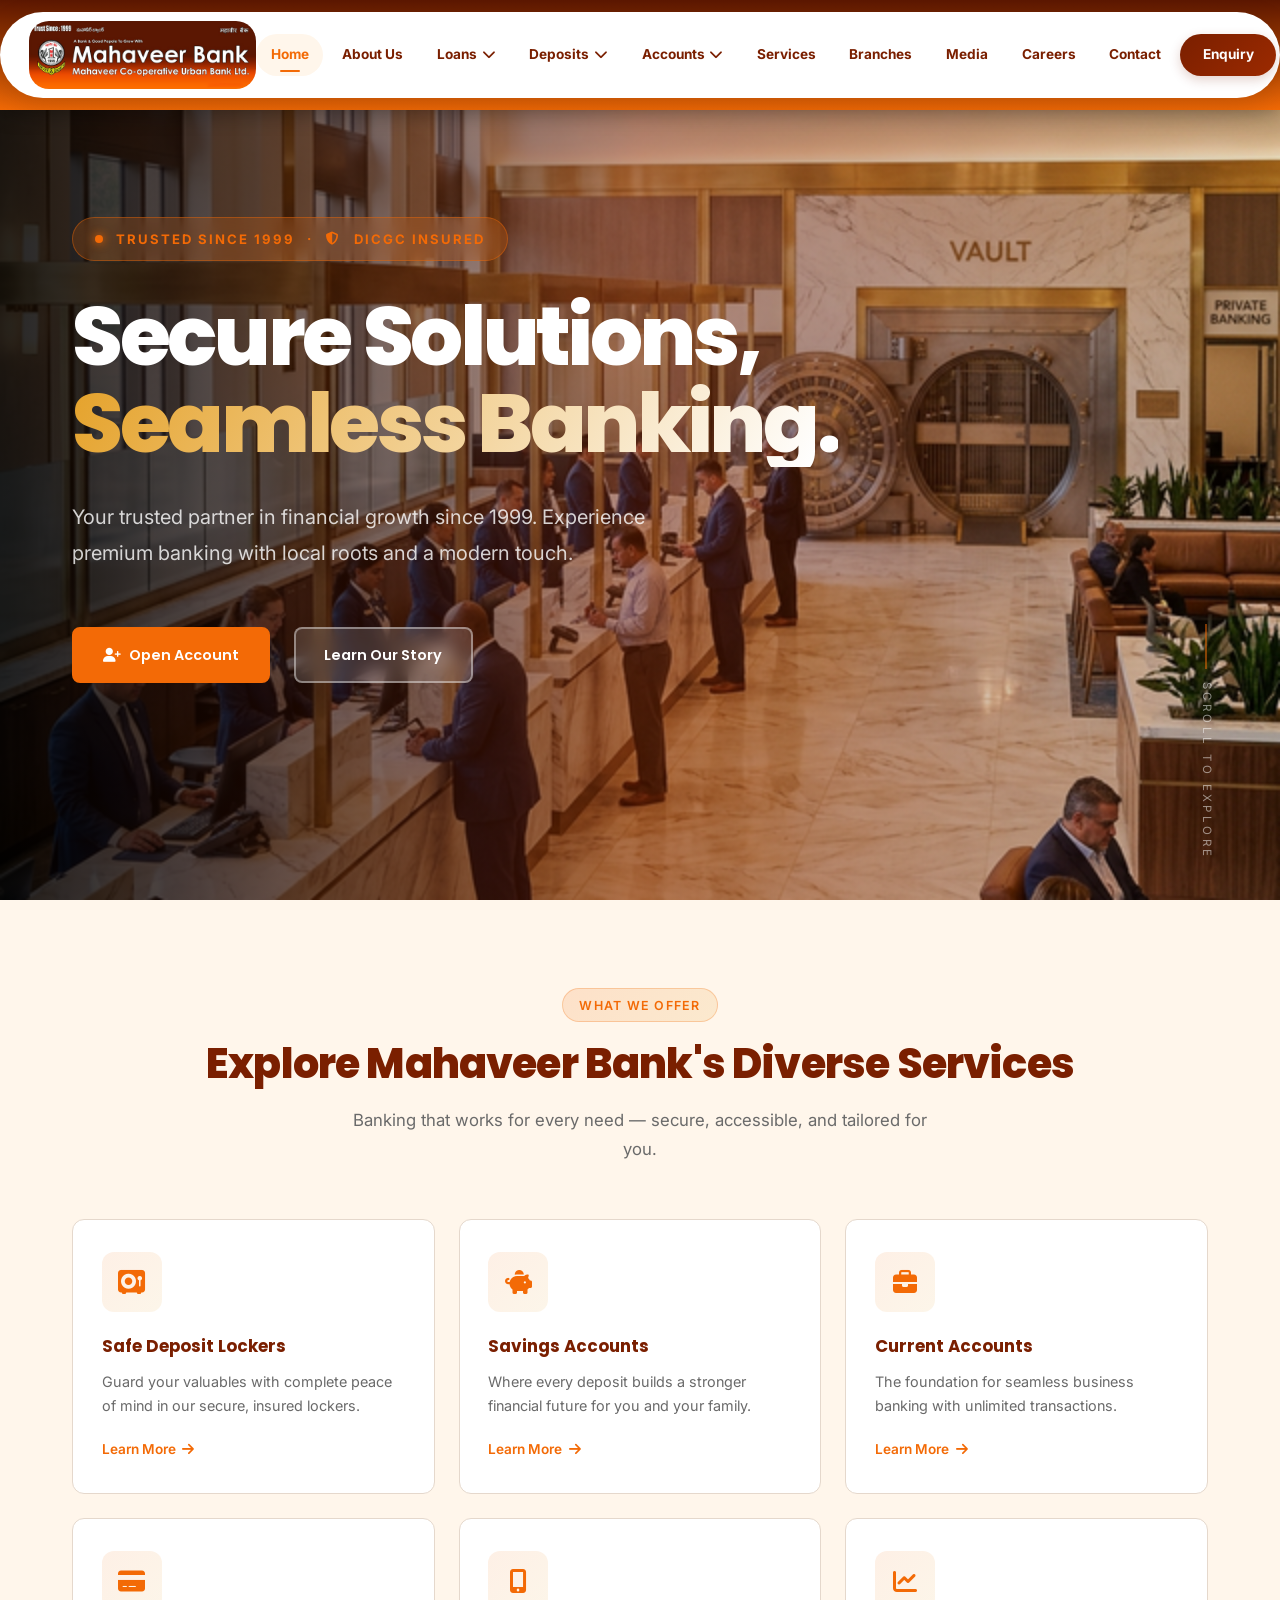
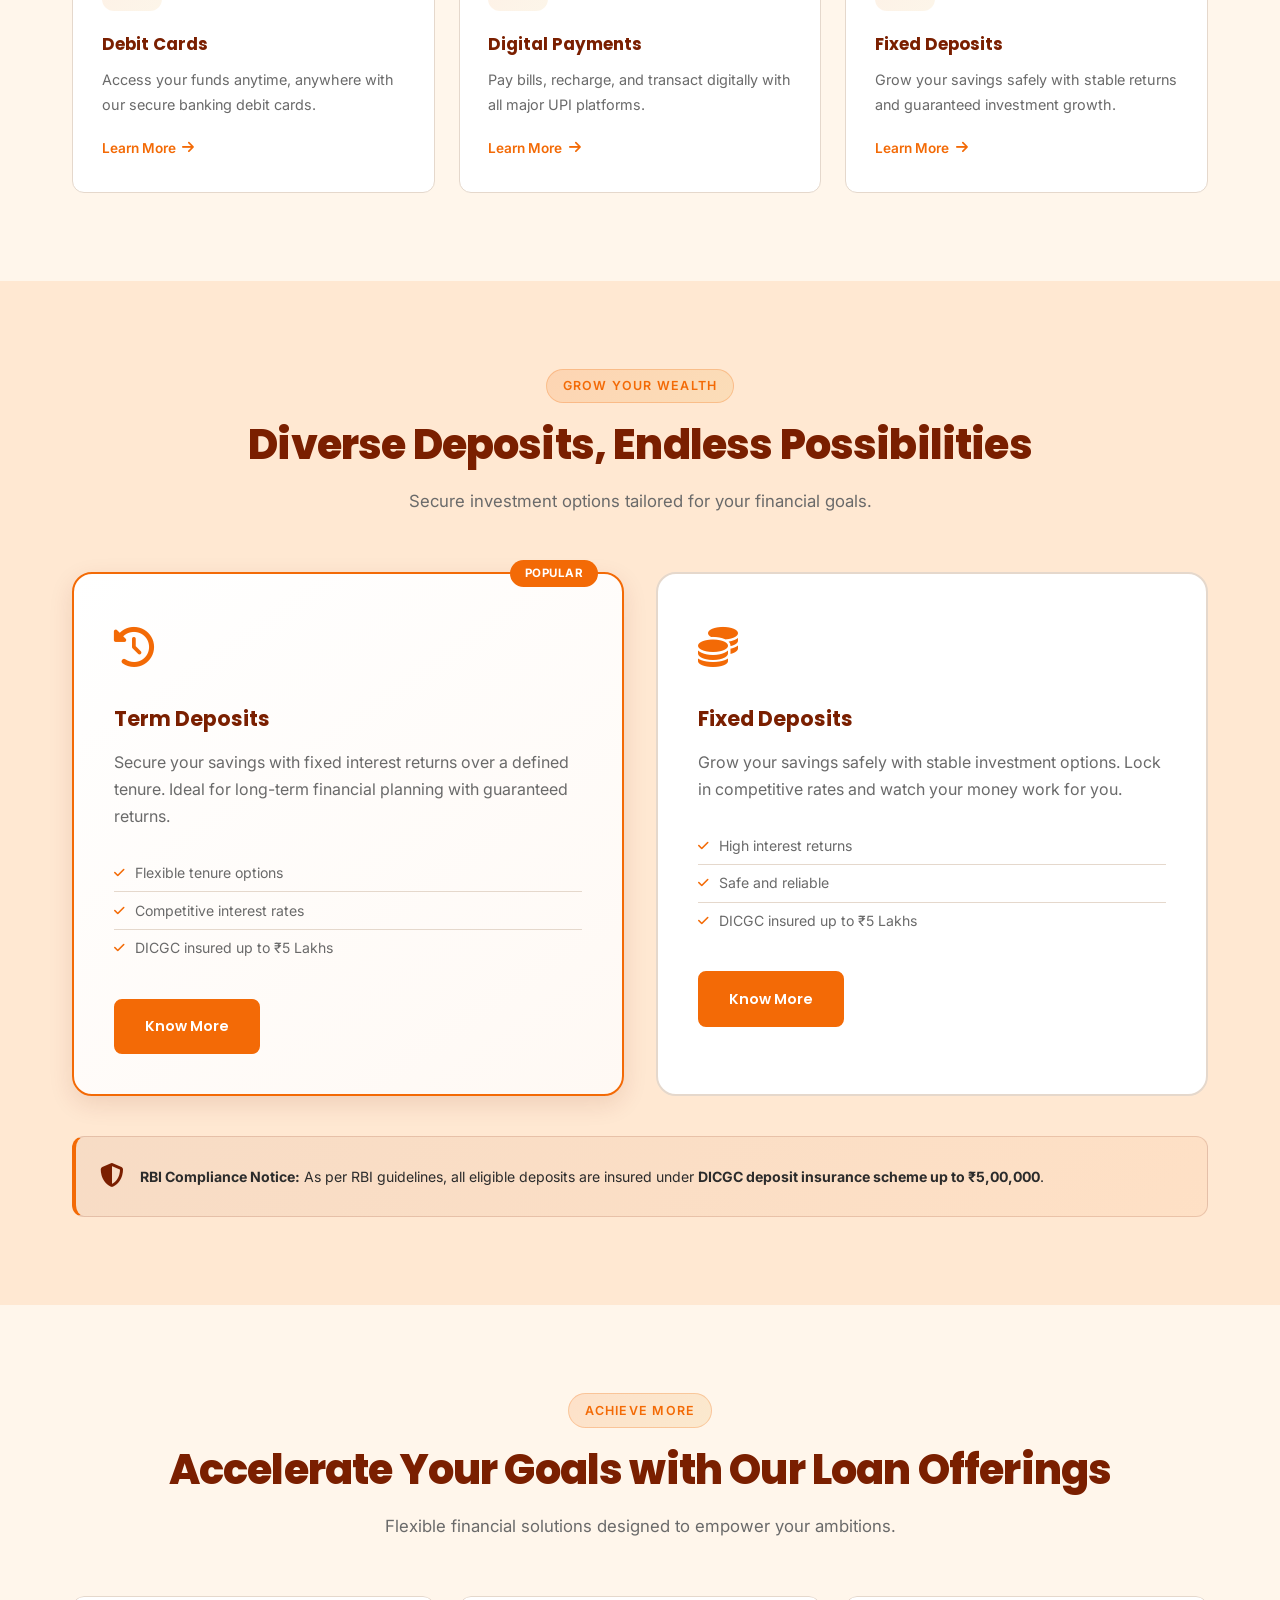
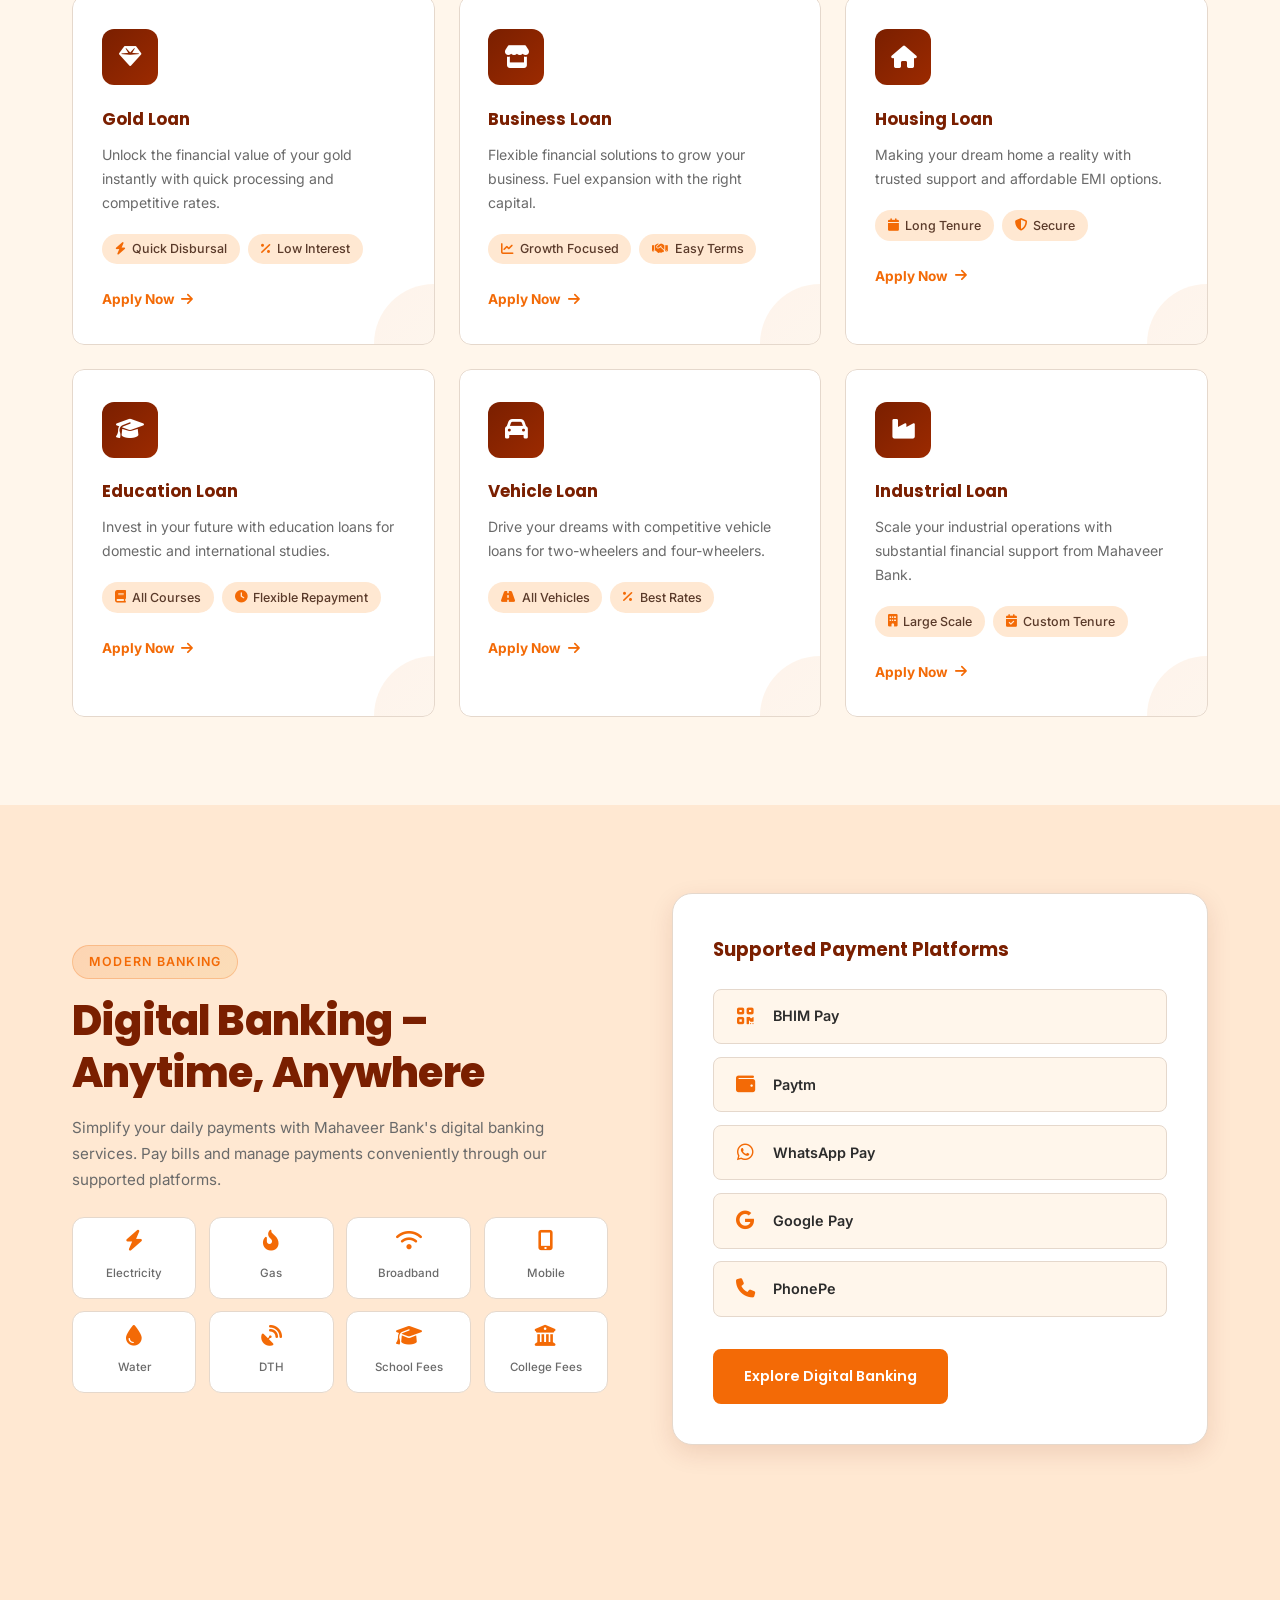
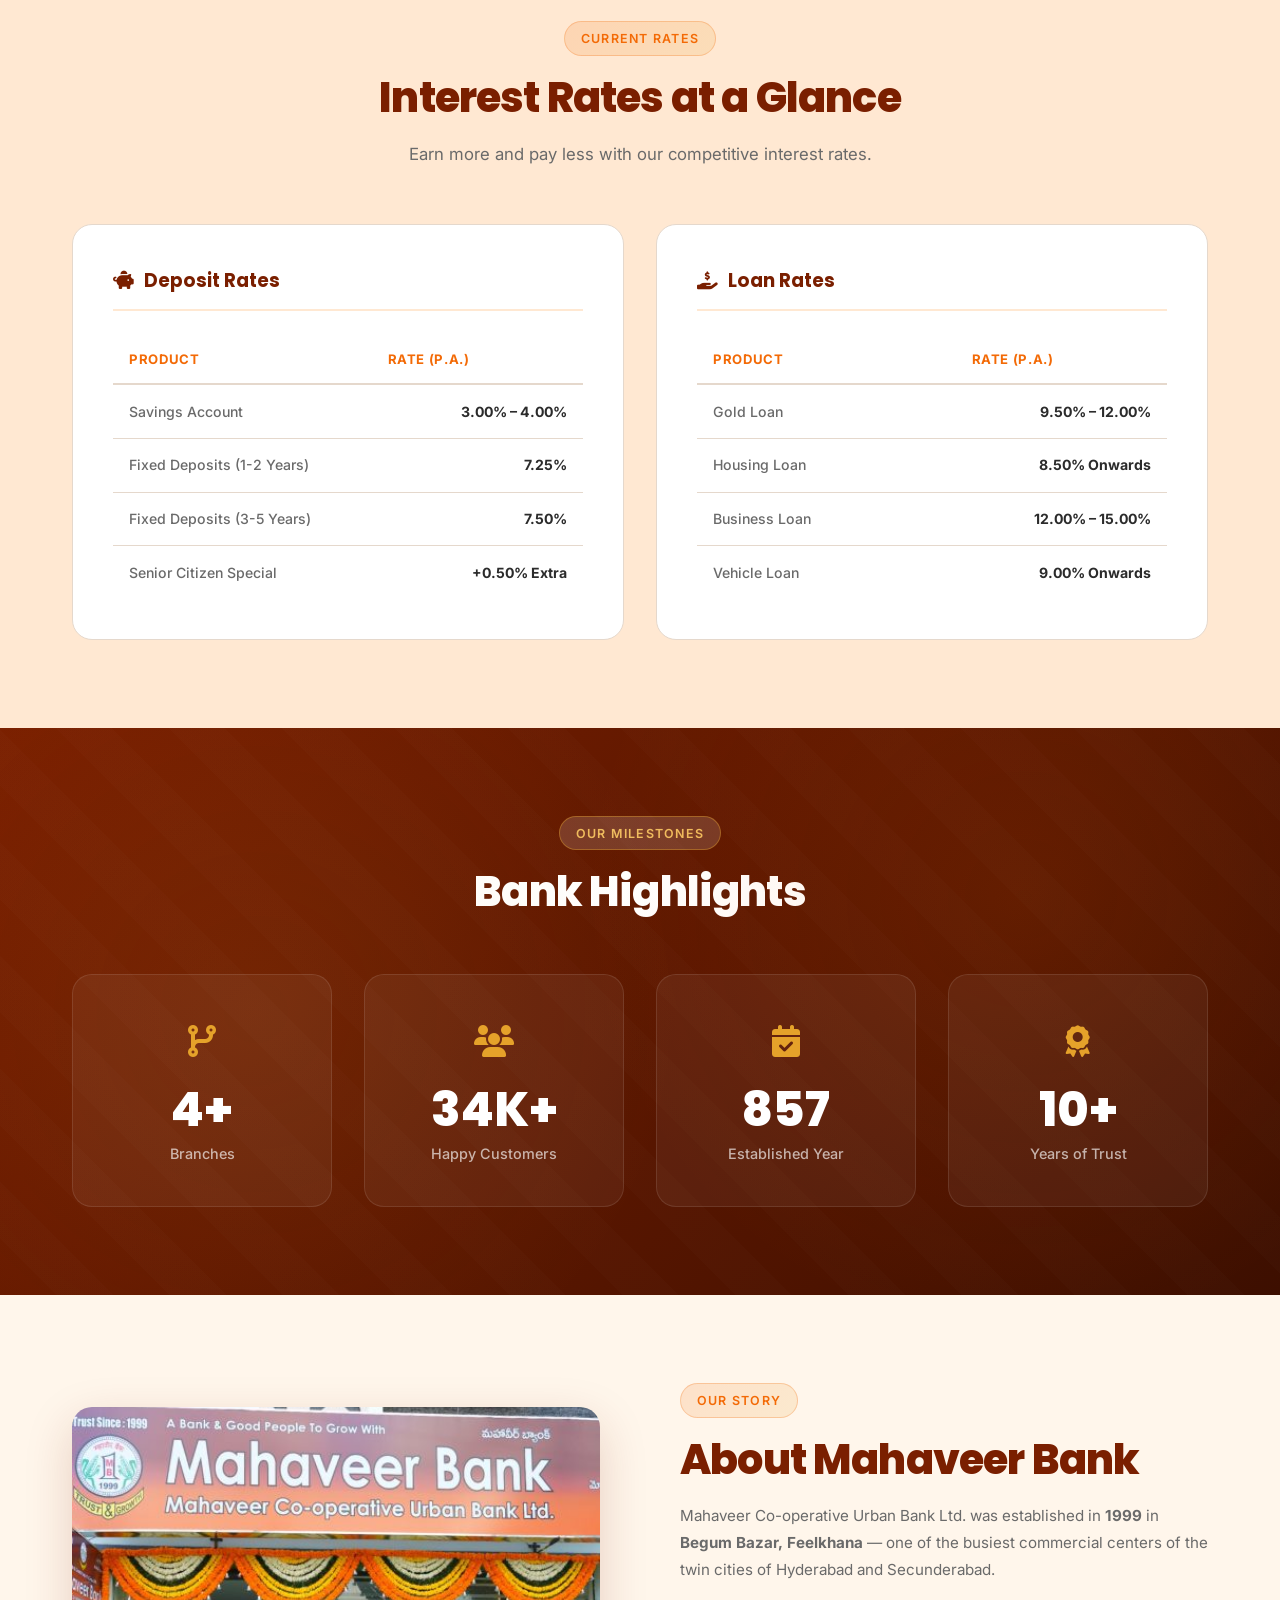
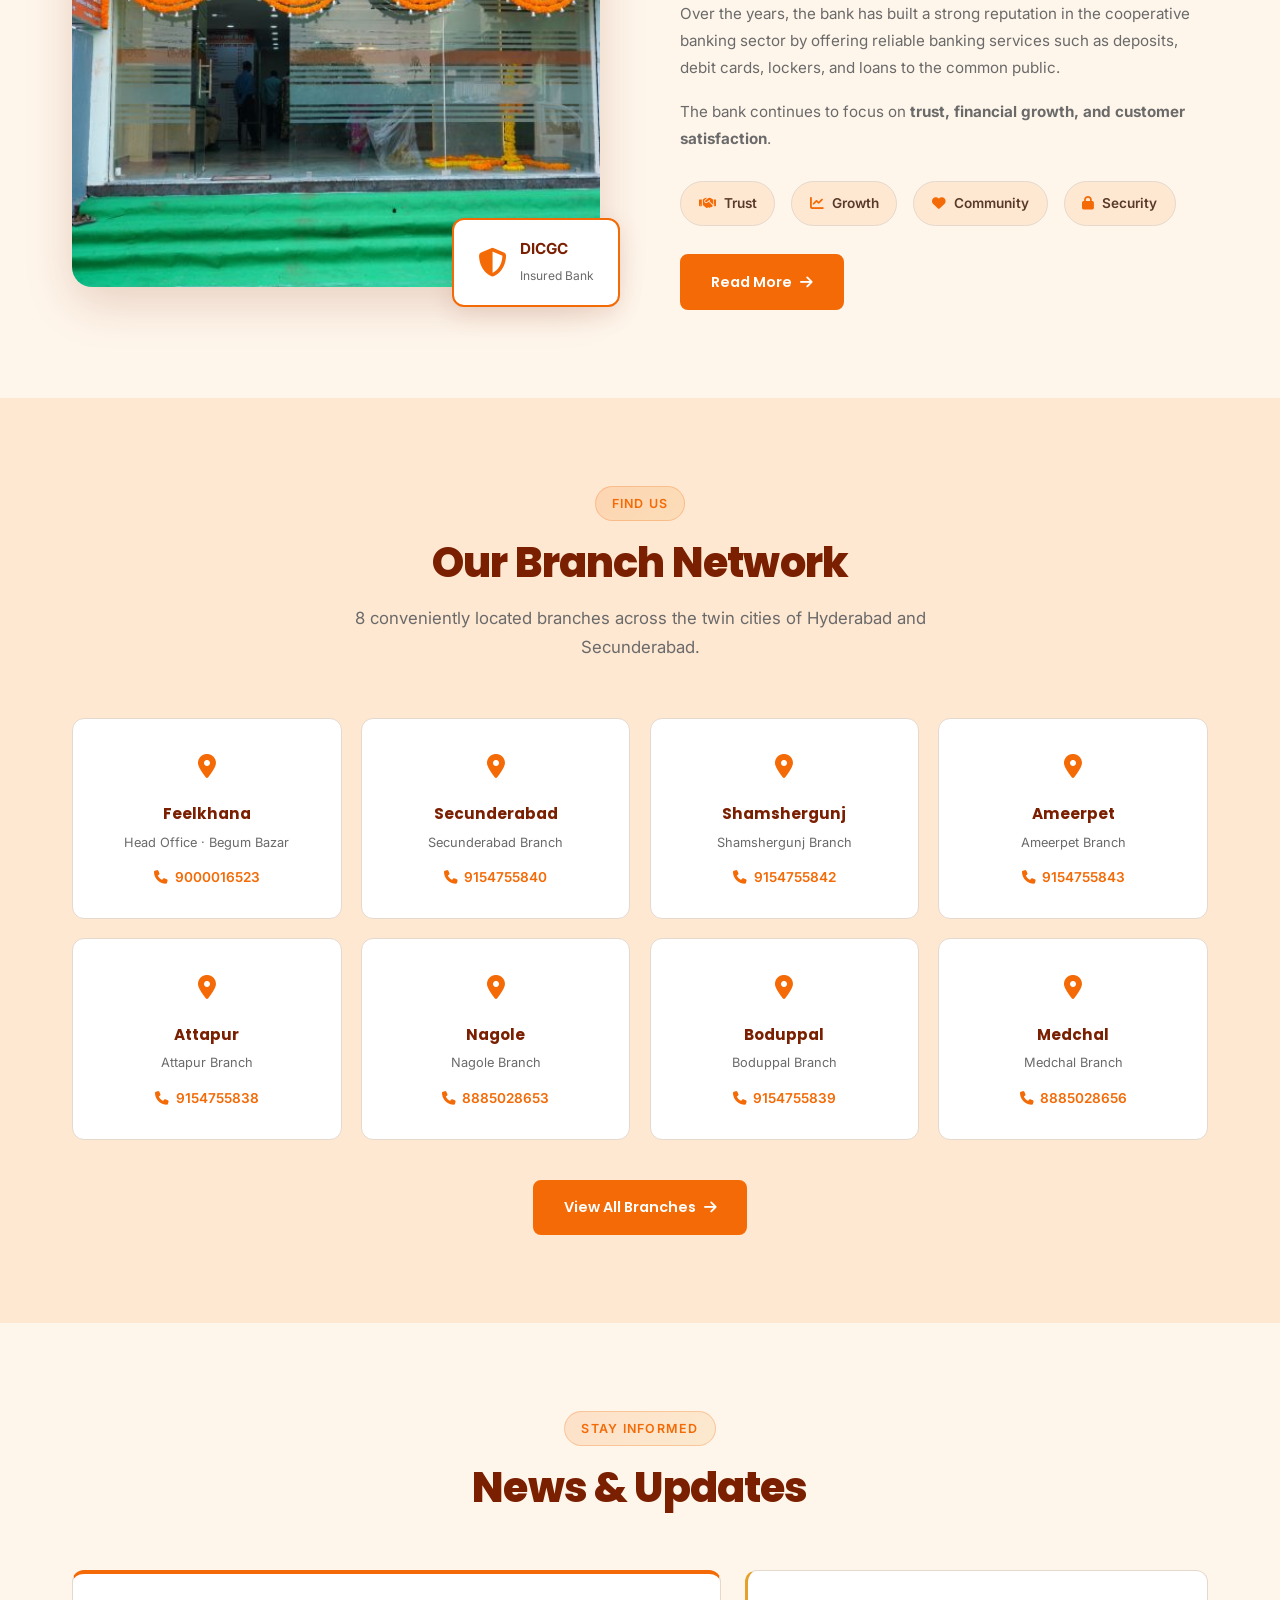
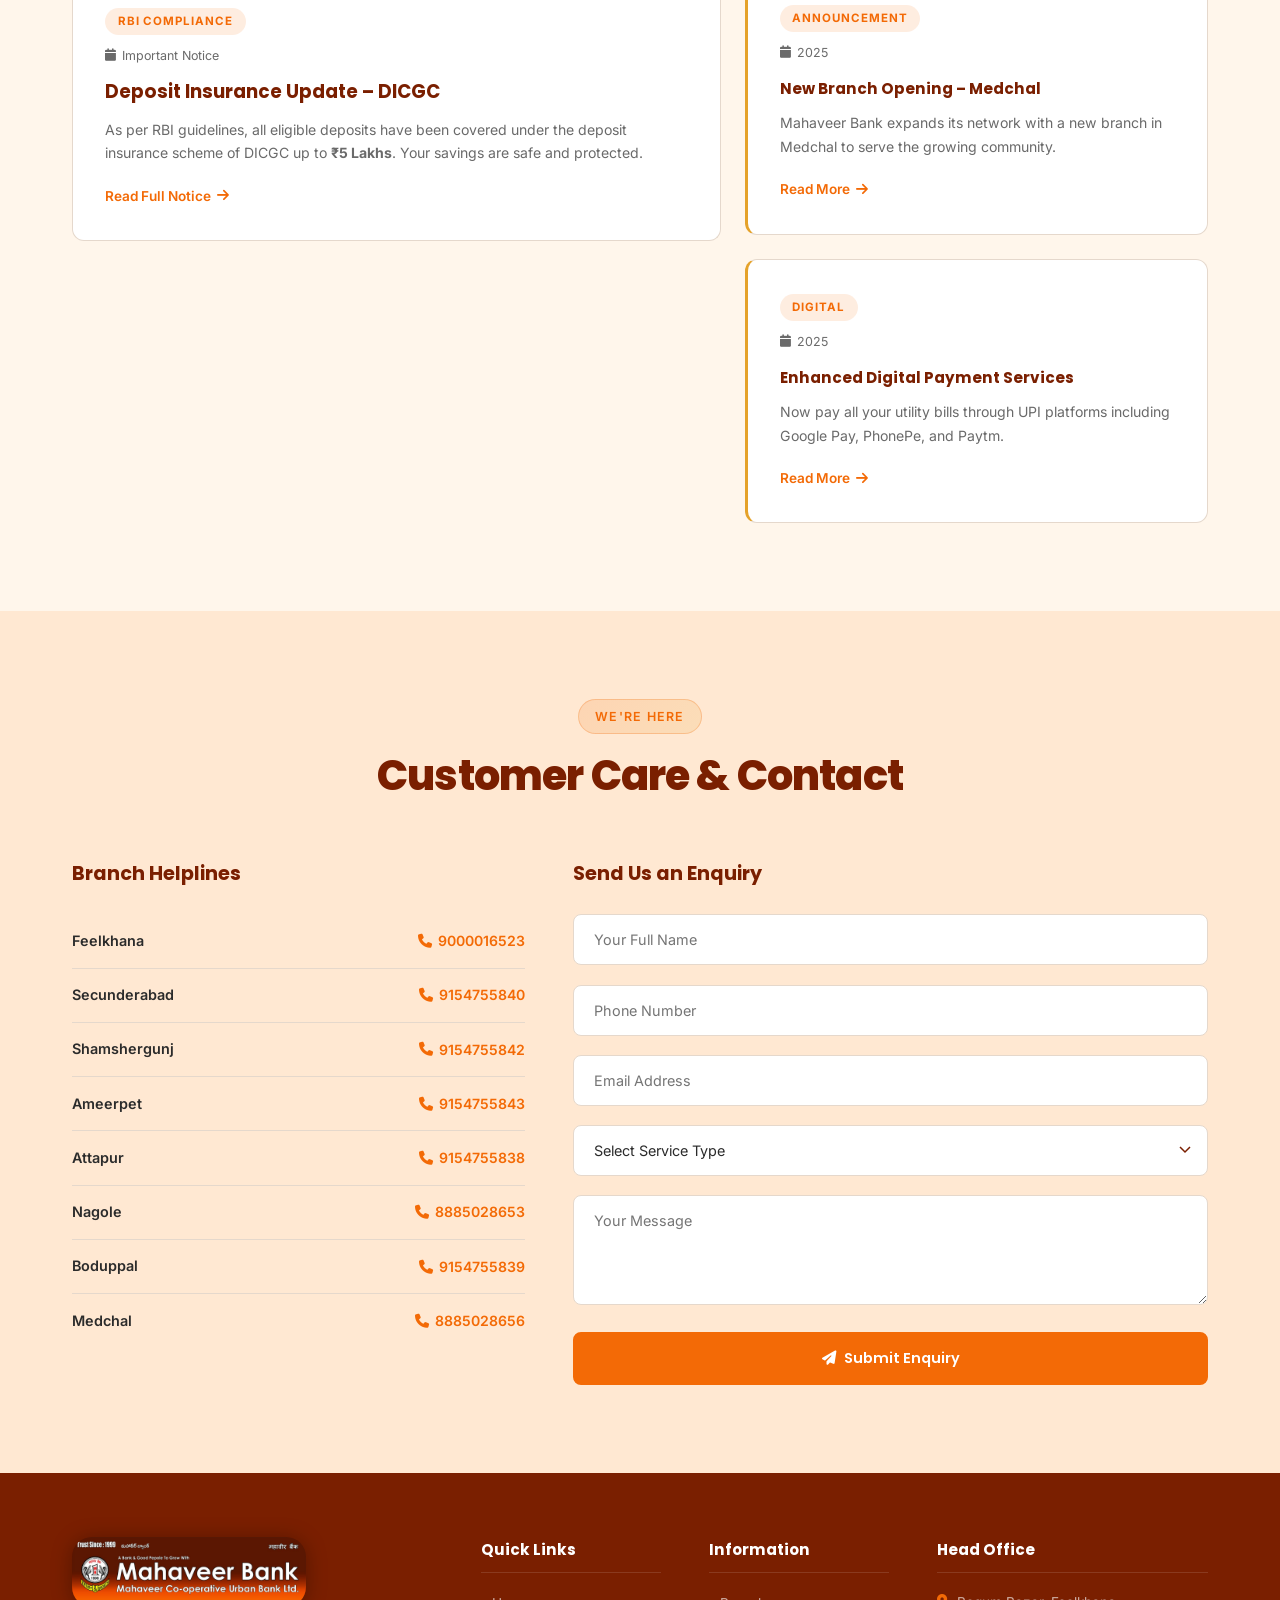
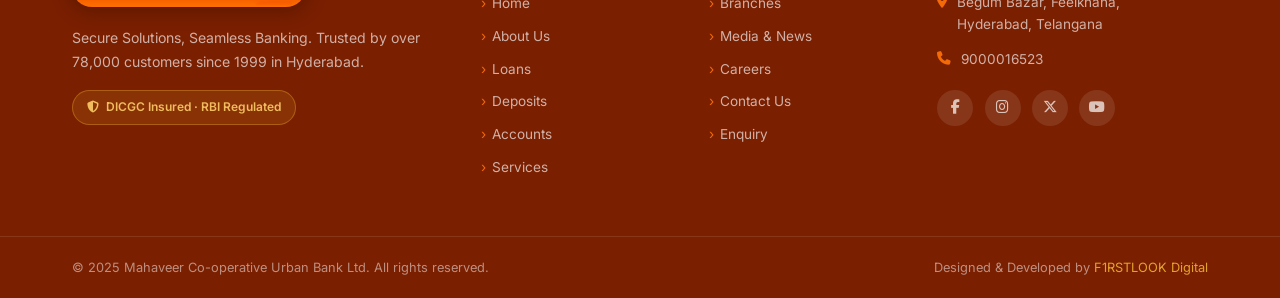
<file: index.html>
<!DOCTYPE html>
<html lang="en">
<head>
  <meta charset="UTF-8" />
  <meta name="viewport" content="width=device-width, initial-scale=1.0" />
  <meta name="description" content="Mahaveer Co-operative Urban Bank Ltd. – Your trusted partner in financial growth since 1999. Offering secure deposits, flexible loans, savings accounts, and digital banking services in Hyderabad." />
  <meta name="keywords" content="Mahaveer Bank, cooperative bank, Hyderabad bank, loans, deposits, savings account, Feelkhana bank" />
  <title>Mahaveer Co-operative Urban Bank Ltd. | Secure Solutions, Seamless Banking</title>
  <link rel="stylesheet" href="css/style.css" />
  <link rel="preconnect" href="https://fonts.googleapis.com" />
  <link rel="preconnect" href="https://fonts.gstatic.com" crossorigin />
  <link href="https://fonts.googleapis.com/css2?family=Poppins:wght@300;400;500;600;700;800&family=Inter:wght@300;400;500;600&display=swap" rel="stylesheet" />
  <link rel="stylesheet" href="https://cdnjs.cloudflare.com/ajax/libs/font-awesome/6.5.0/css/all.min.css" />
  <!-- Swiper Slider CSS -->
  <link rel="stylesheet" href="https://cdn.jsdelivr.net/npm/swiper@11/swiper-bundle.min.css" />
  
  <!-- Preload Hero Images for Performance -->
  <link rel="preload" href="assets/hero_bank_hall.png" as="image" />
  <link rel="preload" href="assets/hero_digital.png" as="image" />
  <link rel="preload" href="assets/hero_mahaveer.png" as="image" />
</head>
<body>

  <!-- ===== NAVBAR ===== -->
  <header class="navbar" id="navbar">
    <div class="nav-container">
      <a href="index.html" class="nav-logo" id="navLogo">
        <img src="assets/logo-new.png" alt="Mahaveer Co-operative Urban Bank Ltd." class="nav-logo-img" />
      </a>

      <nav class="nav-menu" id="navMenu">
        <a href="index.html" class="nav-link active">Home</a>
        <a href="about.html" class="nav-link">About Us</a>
        <div class="nav-dropdown">
          <a href="loans.html" class="nav-link dropdown-trigger">Loans <i class="fas fa-chevron-down"></i></a>
          <div class="dropdown-menu">
            <a href="loans.html#gold-loan">Gold Loan</a>
            <a href="loans.html#business-loan">Business Loan</a>
            <a href="loans.html#housing-loan">Housing Loan</a>
            <a href="loans.html#education-loan">Education Loan</a>
            <a href="loans.html#vehicle-loan">Vehicle Loan</a>
            <a href="loans.html#industrial-loan">Industrial Loan</a>
          </div>
        </div>
        <div class="nav-dropdown">
          <a href="deposits.html" class="nav-link dropdown-trigger">Deposits <i class="fas fa-chevron-down"></i></a>
          <div class="dropdown-menu">
            <a href="deposits.html#term-deposits">Term Deposits</a>
            <a href="deposits.html#fixed-deposits">Fixed Deposits</a>
          </div>
        </div>
        <div class="nav-dropdown">
          <a href="accounts.html" class="nav-link dropdown-trigger">Accounts <i class="fas fa-chevron-down"></i></a>
          <div class="dropdown-menu">
            <a href="accounts.html#savings">Savings Account</a>
            <a href="accounts.html#current">Current Account</a>
          </div>
        </div>
        <a href="services.html" class="nav-link">Services</a>
        <a href="branches.html" class="nav-link">Branches</a>
        <a href="media.html" class="nav-link">Media</a>
        <a href="careers.html" class="nav-link">Careers</a>
        <a href="contact.html" class="nav-link">Contact</a>
        <a href="enquiry.html" class="nav-btn-cta">Enquiry</a>
      </nav>

      <button class="hamburger" id="hamburger" aria-label="Toggle Menu">
        <span></span><span></span><span></span>
      </button>
    </div>
  </header>  <!-- ===== HERO SLIDER SECTION ===== -->
  <section class="hero-swiper-container">
    <div class="swiper heroSwiper">
      <div class="swiper-wrapper">
        
        <!-- SLIDE 1: TRUSTED BANKING -->
        <div class="swiper-slide hero-slide">
          <div class="slide-bg" style="background-image: url('assets/hero_bank_hall.png');"></div>
          <div class="slide-overlay"></div>
          <div class="container slide-container">
            <div class="slide-content" data-aos="fade-up">
              <div class="hero-eyebrow">
                <span class="hero-dot"></span>
                <span>Trusted Since 1999</span>
                <span class="hero-sep">·</span>
                <i class="fas fa-shield-halved"></i>
                <span>DICGC Insured</span>
              </div>
              <h1 class="hero-heading">Secure Solutions,<br/><span class="hero-highlight">Seamless Banking.</span></h1>
              <p class="hero-intro">Your trusted partner in financial growth since 1999. Experience premium banking with local roots and a modern touch.</p>
              <div class="hero-cta">
                <a href="accounts.html" class="btn btn-primary"><i class="fas fa-user-plus"></i> Open Account</a>
                <a href="about.html" class="btn btn-secondary">Learn Our Story</a>
              </div>
            </div>
          </div>
        </div>

        <!-- SLIDE 2: DIGITAL BANKING -->
        <div class="swiper-slide hero-slide">
          <div class="slide-bg" style="background-image: url('assets/hero_digital.png');"></div>
          <div class="slide-overlay"></div>
          <div class="container slide-container">
            <div class="slide-content">
              <div class="hero-eyebrow">
                <span class="hero-dot"></span>
                <span>The Future of Payments</span>
              </div>
              <h1 class="hero-heading">Modern Digital<br/><span class="hero-highlight">Banking Era.</span></h1>
              <p class="hero-intro">Pay bills, recharge, and transfer funds instantly. Supported by all major UPI platforms for your convenience.</p>
              <div class="hero-cta">
                <a href="services.html#digital" class="btn btn-primary"><i class="fas fa-mobile-screen-button"></i> Digital Services</a>
                <a href="enquiry.html" class="btn btn-secondary">Get App Help</a>
              </div>
            </div>
          </div>
        </div>

        <!-- SLIDE 3: MAHAVEER BANK -->
        <div class="swiper-slide hero-slide">
          <div class="slide-bg" style="background-image: url('assets/hero_mahaveer.png');"></div>
          <div class="slide-overlay"></div>
          <div class="container slide-container">
            <div class="slide-content">
              <div class="hero-eyebrow">
                <span class="hero-dot"></span>
                <span>Our Heritage, Your Growth</span>
              </div>
              <h1 class="hero-heading">A Legacy of Trust,<br/><span class="hero-highlight">A Future of Growth.</span></h1>
              <p class="hero-intro">From our humble beginnings to serving thousands of satisfied customers across Hyderabad. Join our growing family today.</p>
              <div class="hero-cta">
                <a href="about.html" class="btn btn-primary"><i class="fas fa-university"></i> About the Bank</a>
                <a href="branches.html" class="btn btn-secondary">Find a Branch</a>
              </div>
            </div>
          </div>
        </div>

      </div>
      <!-- Swiper Controls Removed for Clean Look -->
      
      <div class="hero-scroll-indicator">
        <div class="scroll-dot"></div>
        <span>Scroll to Explore</span>
      </div>
    </div>
  </section>
  <!-- Swiper JS -->
  <script src="https://cdn.jsdelivr.net/npm/swiper@11/swiper-bundle.min.js"></script>

  <!-- ===== KEY BANKING SERVICES ===== -->
  <section class="section" id="services-preview">
    <div class="container">
      <div class="section-header">
        <span class="section-tag">What We Offer</span>
        <h2 class="section-title">Explore Mahaveer Bank's Diverse Services</h2>
        <p class="section-subtitle">Banking that works for every need — secure, accessible, and tailored for you.</p>
      </div>
      <div class="services-grid">
        <div class="service-card" data-aos="fade-up" data-delay="0">
          <div class="service-icon">
            <i class="fas fa-vault"></i>
          </div>
          <h3>Safe Deposit Lockers</h3>
          <p>Guard your valuables with complete peace of mind in our secure, insured lockers.</p>
          <a href="services.html#lockers" class="service-link">Learn More <i class="fas fa-arrow-right"></i></a>
        </div>
        <div class="service-card" data-aos="fade-up" data-delay="150">
          <div class="service-icon">
            <i class="fas fa-piggy-bank"></i>
          </div>
          <h3>Savings Accounts</h3>
          <p>Where every deposit builds a stronger financial future for you and your family.</p>
          <a href="accounts.html#savings" class="service-link">Learn More <i class="fas fa-arrow-right"></i></a>
        </div>
        <div class="service-card" data-aos="fade-up" data-delay="300">
          <div class="service-icon">
            <i class="fas fa-briefcase"></i>
          </div>
          <h3>Current Accounts</h3>
          <p>The foundation for seamless business banking with unlimited transactions.</p>
          <a href="accounts.html#current" class="service-link">Learn More <i class="fas fa-arrow-right"></i></a>
        </div>
        <div class="service-card" data-aos="fade-up" data-delay="450">
          <div class="service-icon">
            <i class="fas fa-credit-card"></i>
          </div>
          <h3>Debit Cards</h3>
          <p>Access your funds anytime, anywhere with our secure banking debit cards.</p>
          <a href="services.html#debit-card" class="service-link">Learn More <i class="fas fa-arrow-right"></i></a>
        </div>
        <div class="service-card" data-aos="fade-up" data-delay="600">
          <div class="service-icon">
            <i class="fas fa-mobile-screen-button"></i>
          </div>
          <h3>Digital Payments</h3>
          <p>Pay bills, recharge, and transact digitally with all major UPI platforms.</p>
          <a href="services.html#digital" class="service-link">Learn More <i class="fas fa-arrow-right"></i></a>
        </div>
        <div class="service-card" data-aos="fade-up" data-delay="750">
          <div class="service-icon">
            <i class="fas fa-chart-line"></i>
          </div>
          <h3>Fixed Deposits</h3>
          <p>Grow your savings safely with stable returns and guaranteed investment growth.</p>
          <a href="deposits.html" class="service-link">Learn More <i class="fas fa-arrow-right"></i></a>
        </div>
      </div>
    </div>
  </section>

  <!-- ===== DEPOSITS SECTION ===== -->
  <section class="section section-alt" id="deposits-preview">
    <div class="container">
      <div class="section-header">
        <span class="section-tag">Grow Your Wealth</span>
        <h2 class="section-title">Diverse Deposits, Endless Possibilities</h2>
        <p class="section-subtitle">Secure investment options tailored for your financial goals.</p>
      </div>
      <div class="deposits-wrapper">
        <div class="deposit-card featured" data-aos="fade-right">
          <div class="deposit-icon"><i class="fas fa-clock-rotate-left"></i></div>
          <div class="deposit-tag">Popular</div>
          <h3>Term Deposits</h3>
          <p>Secure your savings with fixed interest returns over a defined tenure. Ideal for long-term financial planning with guaranteed returns.</p>
          <ul class="deposit-features">
            <li><i class="fas fa-check"></i> Flexible tenure options</li>
            <li><i class="fas fa-check"></i> Competitive interest rates</li>
            <li><i class="fas fa-check"></i> DICGC insured up to ₹5 Lakhs</li>
          </ul>
          <a href="deposits.html#term-deposits" class="btn btn-primary">Know More</a>
        </div>
        <div class="deposit-card" data-aos="fade-left">
          <div class="deposit-icon"><i class="fas fa-coins"></i></div>
          <h3>Fixed Deposits</h3>
          <p>Grow your savings safely with stable investment options. Lock in competitive rates and watch your money work for you.</p>
          <ul class="deposit-features">
            <li><i class="fas fa-check"></i> High interest returns</li>
            <li><i class="fas fa-check"></i> Safe and reliable</li>
            <li><i class="fas fa-check"></i> DICGC insured up to ₹5 Lakhs</li>
          </ul>
          <a href="deposits.html#fixed-deposits" class="btn btn-primary">Know More</a>
        </div>
      </div>

      <!-- RBI Notice -->
      <div class="rbi-notice" data-aos="fade-up">
        <div class="rbi-icon"><i class="fas fa-shield-halved"></i></div>
        <div class="rbi-text">
          <strong>RBI Compliance Notice:</strong>
          As per RBI guidelines, all eligible deposits are insured under <strong>DICGC deposit insurance scheme up to ₹5,00,000</strong>.
        </div>
      </div>
    </div>
  </section>

  <!-- ===== LOAN PRODUCTS ===== -->
  <section class="section" id="loans-preview">
    <div class="container">
      <div class="section-header">
        <span class="section-tag">Achieve More</span>
        <h2 class="section-title">Accelerate Your Goals with Our Loan Offerings</h2>
        <p class="section-subtitle">Flexible financial solutions designed to empower your ambitions.</p>
      </div>
      <div class="loans-grid">
        <div class="loan-card" id="gold-loan-card" data-aos="fade-up" data-delay="0">
          <div class="loan-card-inner">
            <div class="loan-icon"><i class="fas fa-gem"></i></div>
            <h3>Gold Loan</h3>
            <p>Unlock the financial value of your gold instantly with quick processing and competitive rates.</p>
            <div class="loan-features">
              <span><i class="fas fa-bolt"></i> Quick Disbursal</span>
              <span><i class="fas fa-percent"></i> Low Interest</span>
            </div>
            <a href="loans.html#gold-loan" class="loan-link">Apply Now <i class="fas fa-arrow-right"></i></a>
          </div>
        </div>
        <div class="loan-card" id="business-loan-card" data-aos="fade-up" data-delay="150">
          <div class="loan-card-inner">
            <div class="loan-icon"><i class="fas fa-store"></i></div>
            <h3>Business Loan</h3>
            <p>Flexible financial solutions to grow your business. Fuel expansion with the right capital.</p>
            <div class="loan-features">
              <span><i class="fas fa-chart-line"></i> Growth Focused</span>
              <span><i class="fas fa-handshake"></i> Easy Terms</span>
            </div>
            <a href="loans.html#business-loan" class="loan-link">Apply Now <i class="fas fa-arrow-right"></i></a>
          </div>
        </div>
        <div class="loan-card" id="housing-loan-card" data-aos="fade-up" data-delay="300">
          <div class="loan-card-inner">
            <div class="loan-icon"><i class="fas fa-house"></i></div>
            <h3>Housing Loan</h3>
            <p>Making your dream home a reality with trusted support and affordable EMI options.</p>
            <div class="loan-features">
              <span><i class="fas fa-calendar"></i> Long Tenure</span>
              <span><i class="fas fa-shield-halved"></i> Secure</span>
            </div>
            <a href="loans.html#housing-loan" class="loan-link">Apply Now <i class="fas fa-arrow-right"></i></a>
          </div>
        </div>
        <div class="loan-card" id="education-loan-card" data-aos="fade-up" data-delay="450">
          <div class="loan-card-inner">
            <div class="loan-icon"><i class="fas fa-graduation-cap"></i></div>
            <h3>Education Loan</h3>
            <p>Invest in your future with education loans for domestic and international studies.</p>
            <div class="loan-features">
              <span><i class="fas fa-book"></i> All Courses</span>
              <span><i class="fas fa-clock"></i> Flexible Repayment</span>
            </div>
            <a href="loans.html#education-loan" class="loan-link">Apply Now <i class="fas fa-arrow-right"></i></a>
          </div>
        </div>
        <div class="loan-card" id="vehicle-loan-card" data-aos="fade-up" data-delay="600">
          <div class="loan-card-inner">
            <div class="loan-icon"><i class="fas fa-car"></i></div>
            <h3>Vehicle Loan</h3>
            <p>Drive your dreams with competitive vehicle loans for two-wheelers and four-wheelers.</p>
            <div class="loan-features">
              <span><i class="fas fa-road"></i> All Vehicles</span>
              <span><i class="fas fa-percent"></i> Best Rates</span>
            </div>
            <a href="loans.html#vehicle-loan" class="loan-link">Apply Now <i class="fas fa-arrow-right"></i></a>
          </div>
        </div>
        <div class="loan-card" id="industrial-loan-card" data-aos="fade-up" data-delay="750">
          <div class="loan-card-inner">
            <div class="loan-icon"><i class="fas fa-industry"></i></div>
            <h3>Industrial Loan</h3>
            <p>Scale your industrial operations with substantial financial support from Mahaveer Bank.</p>
            <div class="loan-features">
              <span><i class="fas fa-building"></i> Large Scale</span>
              <span><i class="fas fa-calendar-check"></i> Custom Tenure</span>
            </div>
            <a href="loans.html#industrial-loan" class="loan-link">Apply Now <i class="fas fa-arrow-right"></i></a>
          </div>
        </div>
      </div>
    </div>
  </section>

  <!-- ===== DIGITAL BANKING ===== -->
  <section class="section section-alt" id="digital-banking">
    <div class="container">
      <div class="digital-banking-layout">
        <div class="digital-content" data-aos="fade-right">
          <span class="section-tag">Modern Banking</span>
          <h2 class="section-title left">Digital Banking – Anytime, Anywhere</h2>
          <p>Simplify your daily payments with Mahaveer Bank's digital banking services. Pay bills and manage payments conveniently through our supported platforms.</p>
          <div class="payment-categories">
            <div class="payment-item"><i class="fas fa-bolt"></i><span>Electricity</span></div>
            <div class="payment-item"><i class="fas fa-fire-flame-curved"></i><span>Gas</span></div>
            <div class="payment-item"><i class="fas fa-wifi"></i><span>Broadband</span></div>
            <div class="payment-item"><i class="fas fa-mobile-alt"></i><span>Mobile</span></div>
            <div class="payment-item"><i class="fas fa-droplet"></i><span>Water</span></div>
            <div class="payment-item"><i class="fas fa-satellite-dish"></i><span>DTH</span></div>
            <div class="payment-item"><i class="fas fa-graduation-cap"></i><span>School Fees</span></div>
            <div class="payment-item"><i class="fas fa-university"></i><span>College Fees</span></div>
          </div>
        </div>
        <div class="digital-platforms" data-aos="fade-left">
          <h3>Supported Payment Platforms</h3>
          <div class="platforms-grid">
            <div class="platform-badge">
              <i class="fas fa-qrcode"></i>
              <span>BHIM Pay</span>
            </div>
            <div class="platform-badge">
              <i class="fas fa-wallet"></i>
              <span>Paytm</span>
            </div>
            <div class="platform-badge">
              <i class="fab fa-whatsapp"></i>
              <span>WhatsApp Pay</span>
            </div>
            <div class="platform-badge">
              <i class="fab fa-google"></i>
              <span>Google Pay</span>
            </div>
            <div class="platform-badge">
              <i class="fas fa-phone"></i>
              <span>PhonePe</span>
            </div>
          </div>
          <a href="services.html#digital" class="btn btn-primary" style="margin-top:2rem;">Explore Digital Banking</a>
        </div>
      </div>
    </div>
  </section>

  <!-- ===== INTEREST RATES AT A GLANCE ===== -->
  <section class="section section-alt" id="rates-preview">
    <div class="container">
      <div class="section-header">
        <span class="section-tag">Current Rates</span>
        <h2 class="section-title">Interest Rates at a Glance</h2>
        <p class="section-subtitle">Earn more and pay less with our competitive interest rates.</p>
      </div>
      <div style="display:grid;grid-template-columns:1fr 1fr;gap:2rem;" class="rates-grid-wrap">
        <div class="inner-card no-hover" data-aos="fade-right">
          <h3 style="margin-bottom:1.5rem;color:var(--maroon);"><i class="fas fa-piggy-bank"></i> Deposit Rates</h3>
          <table class="info-table">
            <thead><tr><th>Product</th><th>Rate (p.a.)</th></tr></thead>
            <tbody>
              <tr><td>Savings Account</td><td>3.00% – 4.00%</td></tr>
              <tr><td>Fixed Deposits (1-2 Years)</td><td>7.25%</td></tr>
              <tr><td>Fixed Deposits (3-5 Years)</td><td>7.50%</td></tr>
              <tr><td>Senior Citizen Special</td><td>+0.50% Extra</td></tr>
            </tbody>
          </table>
        </div>
        <div class="inner-card no-hover" data-aos="fade-left">
          <h3 style="margin-bottom:1.5rem;color:var(--maroon);"><i class="fas fa-hand-holding-dollar"></i> Loan Rates</h3>
          <table class="info-table">
            <thead><tr><th>Product</th><th>Rate (p.a.)</th></tr></thead>
            <tbody>
              <tr><td>Gold Loan</td><td>9.50% – 12.00%</td></tr>
              <tr><td>Housing Loan</td><td>8.50% Onwards</td></tr>
              <tr><td>Business Loan</td><td>12.00% – 15.00%</td></tr>
              <tr><td>Vehicle Loan</td><td>9.00% Onwards</td></tr>
            </tbody>
          </table>
        </div>
      </div>
    </div>
  </section>

  <!-- ===== STATISTICS ===== -->
  <section class="section stats-section" id="stats">
    <div class="stats-bg-pattern"></div>
    <div class="container">
      <div class="section-header">
        <span class="section-tag light">Our Milestones</span>
        <h2 class="section-title light">Bank Highlights</h2>
      </div>
      <div class="stats-grid">
        <div class="stat-item" data-aos="zoom-in" data-delay="0">
          <div class="stat-icon"><i class="fas fa-code-branch"></i></div>
          <div class="stat-number" data-target="11" data-suffix="+">0</div>
          <div class="stat-label">Branches</div>
        </div>
        <div class="stat-item" data-aos="zoom-in" data-delay="200">
          <div class="stat-icon"><i class="fas fa-users"></i></div>
          <div class="stat-number" data-target="78000" data-suffix="+">0</div>
          <div class="stat-label">Happy Customers</div>
        </div>
        <div class="stat-item" data-aos="zoom-in" data-delay="400">
          <div class="stat-icon"><i class="fas fa-calendar-check"></i></div>
          <div class="stat-number" data-target="1999" data-suffix="">0</div>
          <div class="stat-label">Established Year</div>
        </div>
        <div class="stat-item" data-aos="zoom-in" data-delay="600">
          <div class="stat-icon"><i class="fas fa-award"></i></div>
          <div class="stat-number" data-target="25" data-suffix="+">0</div>
          <div class="stat-label">Years of Trust</div>
        </div>
      </div>
    </div>
  </section>

  <!-- ===== ABOUT SECTION ===== -->
  <section class="section" id="about-preview">
    <div class="container">
      <div class="about-layout">
        <div class="about-image-wrap" data-aos="fade-right">
          <img src="assets/bank/WhatsApp-Image-2024-06-24-at-9.40.54-AM-500x500.jpeg " alt="Mahaveer Bank Building" class="about-img" id="aboutImg" />
          <div class="about-badge-float">
            <i class="fas fa-shield-halved"></i>
            <div>
              <strong>DICGC</strong>
              <span>Insured Bank</span>
            </div>
          </div>
        </div>
        <div class="about-content" data-aos="fade-left">
          <span class="section-tag">Our Story</span>
          <h2 class="section-title left">About Mahaveer Bank</h2>
          <p>Mahaveer Co-operative Urban Bank Ltd. was established in <strong>1999</strong> in <strong>Begum Bazar, Feelkhana</strong> — one of the busiest commercial centers of the twin cities of Hyderabad and Secunderabad.</p>
          <p>Over the years, the bank has built a strong reputation in the cooperative banking sector by offering reliable banking services such as deposits, debit cards, lockers, and loans to the common public.</p>
          <p>The bank continues to focus on <strong>trust, financial growth, and customer satisfaction</strong>.</p>
          <div class="about-pillars">
            <div class="pillar">
              <i class="fas fa-handshake"></i>
              <span>Trust</span>
            </div>
            <div class="pillar">
              <i class="fas fa-chart-line"></i>
              <span>Growth</span>
            </div>
            <div class="pillar">
              <i class="fas fa-heart"></i>
              <span>Community</span>
            </div>
            <div class="pillar">
              <i class="fas fa-lock"></i>
              <span>Security</span>
            </div>
          </div>
          <a href="about.html" class="btn btn-primary">Read More <i class="fas fa-arrow-right"></i></a>
        </div>
      </div>
    </div>
  </section>

  <!-- ===== BRANCHES ===== -->
  <section class="section section-alt" id="branches-preview">
    <div class="container">
      <div class="section-header">
        <span class="section-tag">Find Us</span>
        <h2 class="section-title">Our Branch Network</h2>
        <p class="section-subtitle">8 conveniently located branches across the twin cities of Hyderabad and Secunderabad.</p>
      </div>
      <div class="branches-grid">
        <div class="branch-card" data-aos="fade-up" data-delay="0">
          <div class="branch-icon"><i class="fas fa-map-marker-alt"></i></div>
          <h4>Feelkhana</h4>
          <p>Head Office · Begum Bazar</p>
          <a href="tel:9000016523" class="branch-phone"><i class="fas fa-phone"></i> 9000016523</a>
        </div>
        <div class="branch-card" data-aos="fade-up" data-delay="100">
          <div class="branch-icon"><i class="fas fa-map-marker-alt"></i></div>
          <h4>Secunderabad</h4>
          <p>Secunderabad Branch</p>
          <a href="tel:9154755840" class="branch-phone"><i class="fas fa-phone"></i> 9154755840</a>
        </div>
        <div class="branch-card" data-aos="fade-up" data-delay="200">
          <div class="branch-icon"><i class="fas fa-map-marker-alt"></i></div>
          <h4>Shamshergunj</h4>
          <p>Shamshergunj Branch</p>
          <a href="tel:9154755842" class="branch-phone"><i class="fas fa-phone"></i> 9154755842</a>
        </div>
        <div class="branch-card" data-aos="fade-up" data-delay="300">
          <div class="branch-icon"><i class="fas fa-map-marker-alt"></i></div>
          <h4>Ameerpet</h4>
          <p>Ameerpet Branch</p>
          <a href="tel:9154755843" class="branch-phone"><i class="fas fa-phone"></i> 9154755843</a>
        </div>
        <div class="branch-card" data-aos="fade-up" data-delay="400">
          <div class="branch-icon"><i class="fas fa-map-marker-alt"></i></div>
          <h4>Attapur</h4>
          <p>Attapur Branch</p>
          <a href="tel:9154755838" class="branch-phone"><i class="fas fa-phone"></i> 9154755838</a>
        </div>
        <div class="branch-card" data-aos="fade-up" data-delay="500">
          <div class="branch-icon"><i class="fas fa-map-marker-alt"></i></div>
          <h4>Nagole</h4>
          <p>Nagole Branch</p>
          <a href="tel:8885028653" class="branch-phone"><i class="fas fa-phone"></i> 8885028653</a>
        </div>
        <div class="branch-card" data-aos="fade-up" data-delay="600">
          <div class="branch-icon"><i class="fas fa-map-marker-alt"></i></div>
          <h4>Boduppal</h4>
          <p>Boduppal Branch</p>
          <a href="tel:9154755839" class="branch-phone"><i class="fas fa-phone"></i> 9154755839</a>
        </div>
        <div class="branch-card" data-aos="fade-up" data-delay="700">
          <div class="branch-icon"><i class="fas fa-map-marker-alt"></i></div>
          <h4>Medchal</h4>
          <p>Medchal Branch</p>
          <a href="tel:8885028656" class="branch-phone"><i class="fas fa-phone"></i> 8885028656</a>
        </div>
      </div>
      <div class="text-center" style="margin-top:2.5rem;">
        <a href="branches.html" class="btn btn-primary">View All Branches <i class="fas fa-arrow-right"></i></a>
      </div>
    </div>
  </section>

  <!-- ===== NEWS & UPDATES ===== -->
  <section class="section" id="news-preview">
    <div class="container">
      <div class="section-header">
        <span class="section-tag">Stay Informed</span>
        <h2 class="section-title">News & Updates</h2>
      </div>
      <div class="news-grid">
        <div class="news-card featured-news" data-aos="fade-right">
          <div class="news-tag">RBI Compliance</div>
          <div class="news-date"><i class="fas fa-calendar"></i> Important Notice</div>
          <h3>Deposit Insurance Update – DICGC</h3>
          <p>As per RBI guidelines, all eligible deposits have been covered under the deposit insurance scheme of DICGC up to <strong>₹5 Lakhs</strong>. Your savings are safe and protected.</p>
          <a href="media.html" class="news-link">Read Full Notice <i class="fas fa-arrow-right"></i></a>
        </div>
        <div class="news-side">
          <div class="news-card small-news" data-aos="fade-left" data-delay="100">
            <div class="news-tag">Announcement</div>
            <div class="news-date"><i class="fas fa-calendar"></i> 2025</div>
            <h4>New Branch Opening – Medchal</h4>
            <p>Mahaveer Bank expands its network with a new branch in Medchal to serve the growing community.</p>
            <a href="media.html" class="news-link">Read More <i class="fas fa-arrow-right"></i></a>
          </div>
          <div class="news-card small-news" data-aos="fade-left" data-delay="200">
            <div class="news-tag">Digital</div>
            <div class="news-date"><i class="fas fa-calendar"></i> 2025</div>
            <h4>Enhanced Digital Payment Services</h4>
            <p>Now pay all your utility bills through UPI platforms including Google Pay, PhonePe, and Paytm.</p>
            <a href="media.html" class="news-link">Read More <i class="fas fa-arrow-right"></i></a>
          </div>
        </div>
      </div>
    </div>
  </section>

  <!-- ===== CONTACT / CUSTOMER CARE ===== -->
  <section class="section section-alt" id="contact-preview">
    <div class="container">
      <div class="section-header">
        <span class="section-tag">We're Here</span>
        <h2 class="section-title">Customer Care & Contact</h2>
      </div>
      <div class="contact-layout">
        <div class="contact-info-panel" data-aos="fade-right">
          <h3>Branch Helplines</h3>
          <div class="contact-list">
            <div class="contact-item">
              <div class="contact-branch">Feelkhana</div>
              <a href="tel:9000016523" class="contact-num"><i class="fas fa-phone"></i> 9000016523</a>
            </div>
            <div class="contact-item">
              <div class="contact-branch">Secunderabad</div>
              <a href="tel:9154755840" class="contact-num"><i class="fas fa-phone"></i> 9154755840</a>
            </div>
            <div class="contact-item">
              <div class="contact-branch">Shamshergunj</div>
              <a href="tel:9154755842" class="contact-num"><i class="fas fa-phone"></i> 9154755842</a>
            </div>
            <div class="contact-item">
              <div class="contact-branch">Ameerpet</div>
              <a href="tel:9154755843" class="contact-num"><i class="fas fa-phone"></i> 9154755843</a>
            </div>
            <div class="contact-item">
              <div class="contact-branch">Attapur</div>
              <a href="tel:9154755838" class="contact-num"><i class="fas fa-phone"></i> 9154755838</a>
            </div>
            <div class="contact-item">
              <div class="contact-branch">Nagole</div>
              <a href="tel:8885028653" class="contact-num"><i class="fas fa-phone"></i> 8885028653</a>
            </div>
            <div class="contact-item">
              <div class="contact-branch">Boduppal</div>
              <a href="tel:9154755839" class="contact-num"><i class="fas fa-phone"></i> 9154755839</a>
            </div>
            <div class="contact-item">
              <div class="contact-branch">Medchal</div>
              <a href="tel:8885028656" class="contact-num"><i class="fas fa-phone"></i> 8885028656</a>
            </div>
          </div>
        </div>

        <div class="contact-form-panel" data-aos="fade-left">
          <h3>Send Us an Enquiry</h3>
          <form class="enquiry-form" id="enquiryForm" novalidate>
            <div class="form-group">
              <input type="text" id="formName" name="name" placeholder="Your Full Name" required />
              <label for="formName">Full Name</label>
            </div>
            <div class="form-group">
              <input type="tel" id="formPhone" name="phone" placeholder="Phone Number" required />
              <label for="formPhone">Phone Number</label>
            </div>
            <div class="form-group">
              <input type="email" id="formEmail" name="email" placeholder="Email Address" required />
              <label for="formEmail">Email Address</label>
            </div>
            <div class="form-group">
              <select id="formService" name="service" required>
                <option value="">Select Service Type</option>
                <option>Savings Account</option>
                <option>Current Account</option>
                <option>Fixed Deposit</option>
                <option>Term Deposit</option>
                <option>Gold Loan</option>
                <option>Business Loan</option>
                <option>Housing Loan</option>
                <option>Education Loan</option>
                <option>Vehicle Loan</option>
                <option>Locker</option>
                <option>Debit Card</option>
                <option>Other</option>
              </select>
              <label for="formService">Service Type</label>
            </div>
            <div class="form-group">
              <textarea id="formMessage" name="message" placeholder="Your Message" rows="4" required></textarea>
              <label for="formMessage">Message</label>
            </div>
            <button type="submit" class="btn btn-primary full-width" id="submitEnquiry">
              <i class="fas fa-paper-plane"></i> Submit Enquiry
            </button>
          </form>
        </div>
      </div>
    </div>
  </section>

  <!-- ===== FOOTER ===== -->
  <footer class="footer">
    <div class="footer-top">
      <div class="container">
        <div class="footer-grid">
          <div class="footer-brand">
            <a href="index.html" class="footer-logo">
              <img src="assets/logo-new.png" alt="Mahaveer Bank" class="footer-logo-img" />
            </a>
            <p>Secure Solutions, Seamless Banking. Trusted by over 78,000 customers since 1999 in Hyderabad.</p>
            <div class="rbi-tag"><i class="fas fa-shield-halved"></i> DICGC Insured · RBI Regulated</div>
          </div>

          <div class="footer-links">
            <h4>Quick Links</h4>
            <ul>
              <li><a href="index.html">Home</a></li>
              <li><a href="about.html">About Us</a></li>
              <li><a href="loans.html">Loans</a></li>
              <li><a href="deposits.html">Deposits</a></li>
              <li><a href="accounts.html">Accounts</a></li>
              <li><a href="services.html">Services</a></li>
            </ul>
          </div>

          <div class="footer-links">
            <h4>Information</h4>
            <ul>
              <li><a href="branches.html">Branches</a></li>
              <li><a href="media.html">Media & News</a></li>
              <li><a href="careers.html">Careers</a></li>
              <li><a href="contact.html">Contact Us</a></li>
              <li><a href="enquiry.html">Enquiry</a></li>
            </ul>
          </div>

          <div class="footer-contact">
            <h4>Head Office</h4>
            <p><i class="fas fa-map-marker-alt"></i> Begum Bazar, Feelkhana,<br />Hyderabad, Telangana</p>
            <p><i class="fas fa-phone"></i> <a href="tel:9000016523">9000016523</a></p>
            <div class="footer-social">
              <a href="#" aria-label="Facebook"><i class="fab fa-facebook-f"></i></a>
              <a href="#" aria-label="Instagram"><i class="fab fa-instagram"></i></a>
              <a href="#" aria-label="Twitter"><i class="fab fa-x-twitter"></i></a>
              <a href="#" aria-label="YouTube"><i class="fab fa-youtube"></i></a>
            </div>
          </div>
        </div>
      </div>
    </div>
    <div class="footer-bottom">
      <div class="container">
        <p>© 2025 Mahaveer Co-operative Urban Bank Ltd. All rights reserved.</p>
        <p>Designed &amp; Developed by <a href="#" style="color:#E5A22A;">F1RSTLOOK Digital</a></p>
      </div>
    </div>
  </footer>

  <!-- Scroll To Top -->
  <button class="scroll-top" id="scrollTop" aria-label="Scroll to top">
    <i class="fas fa-chevron-up"></i>
  </button>

  <script src="https://cdn.jsdelivr.net/npm/swiper@11/swiper-bundle.min.js"></script>
  <script src="js/main.js"></script>
</body>
</html>
</file>
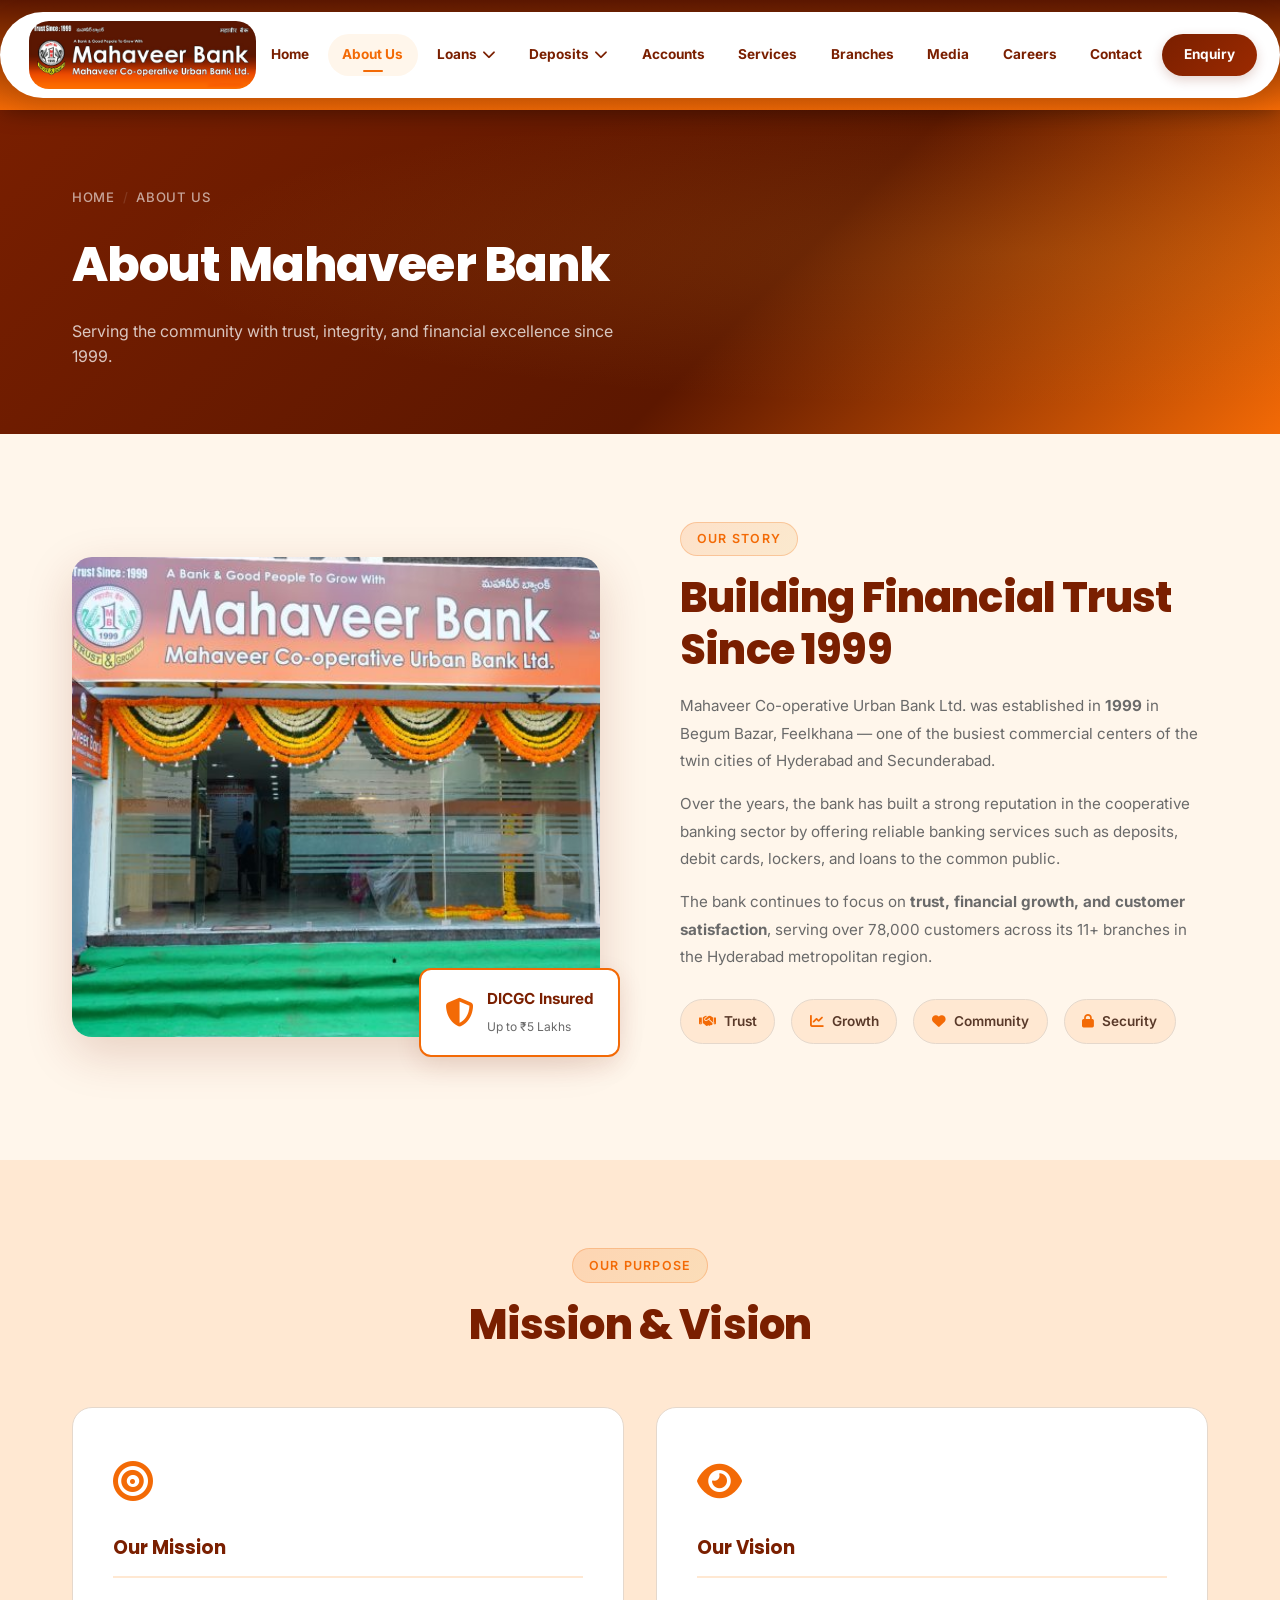
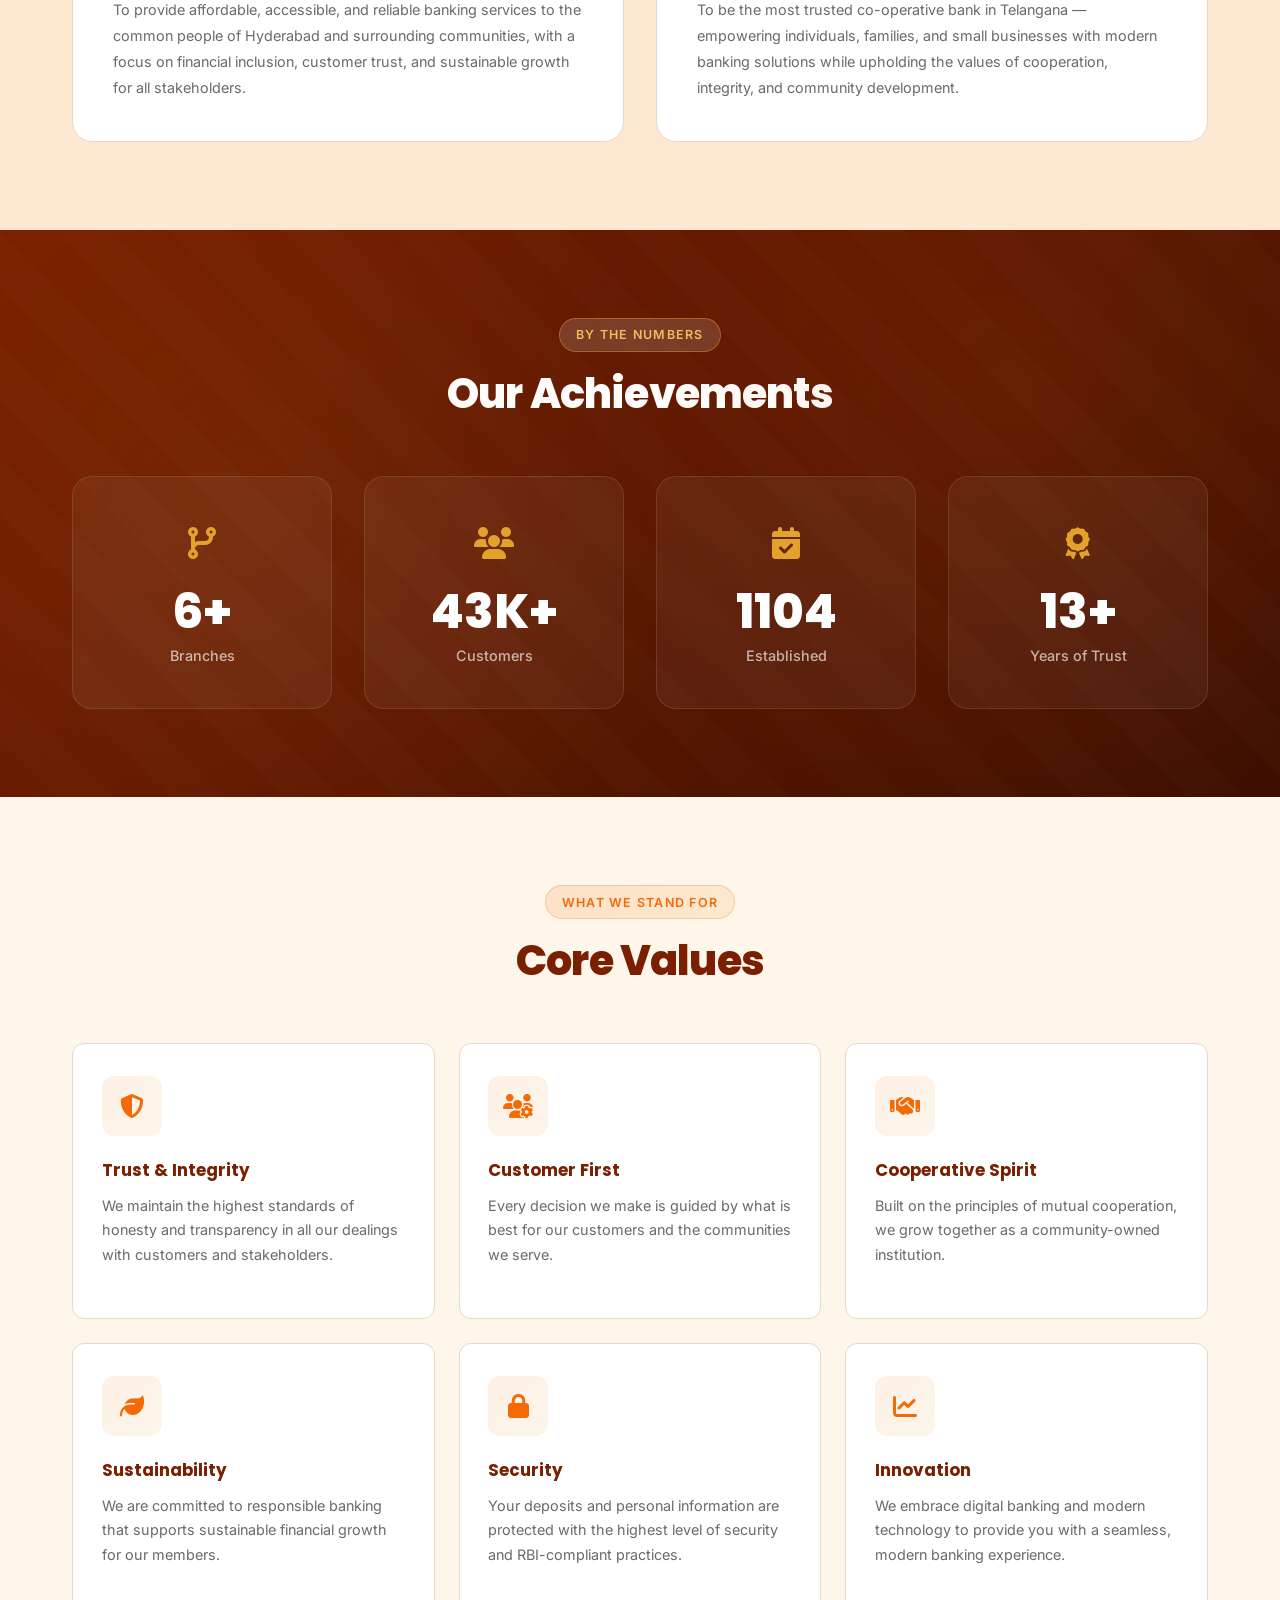
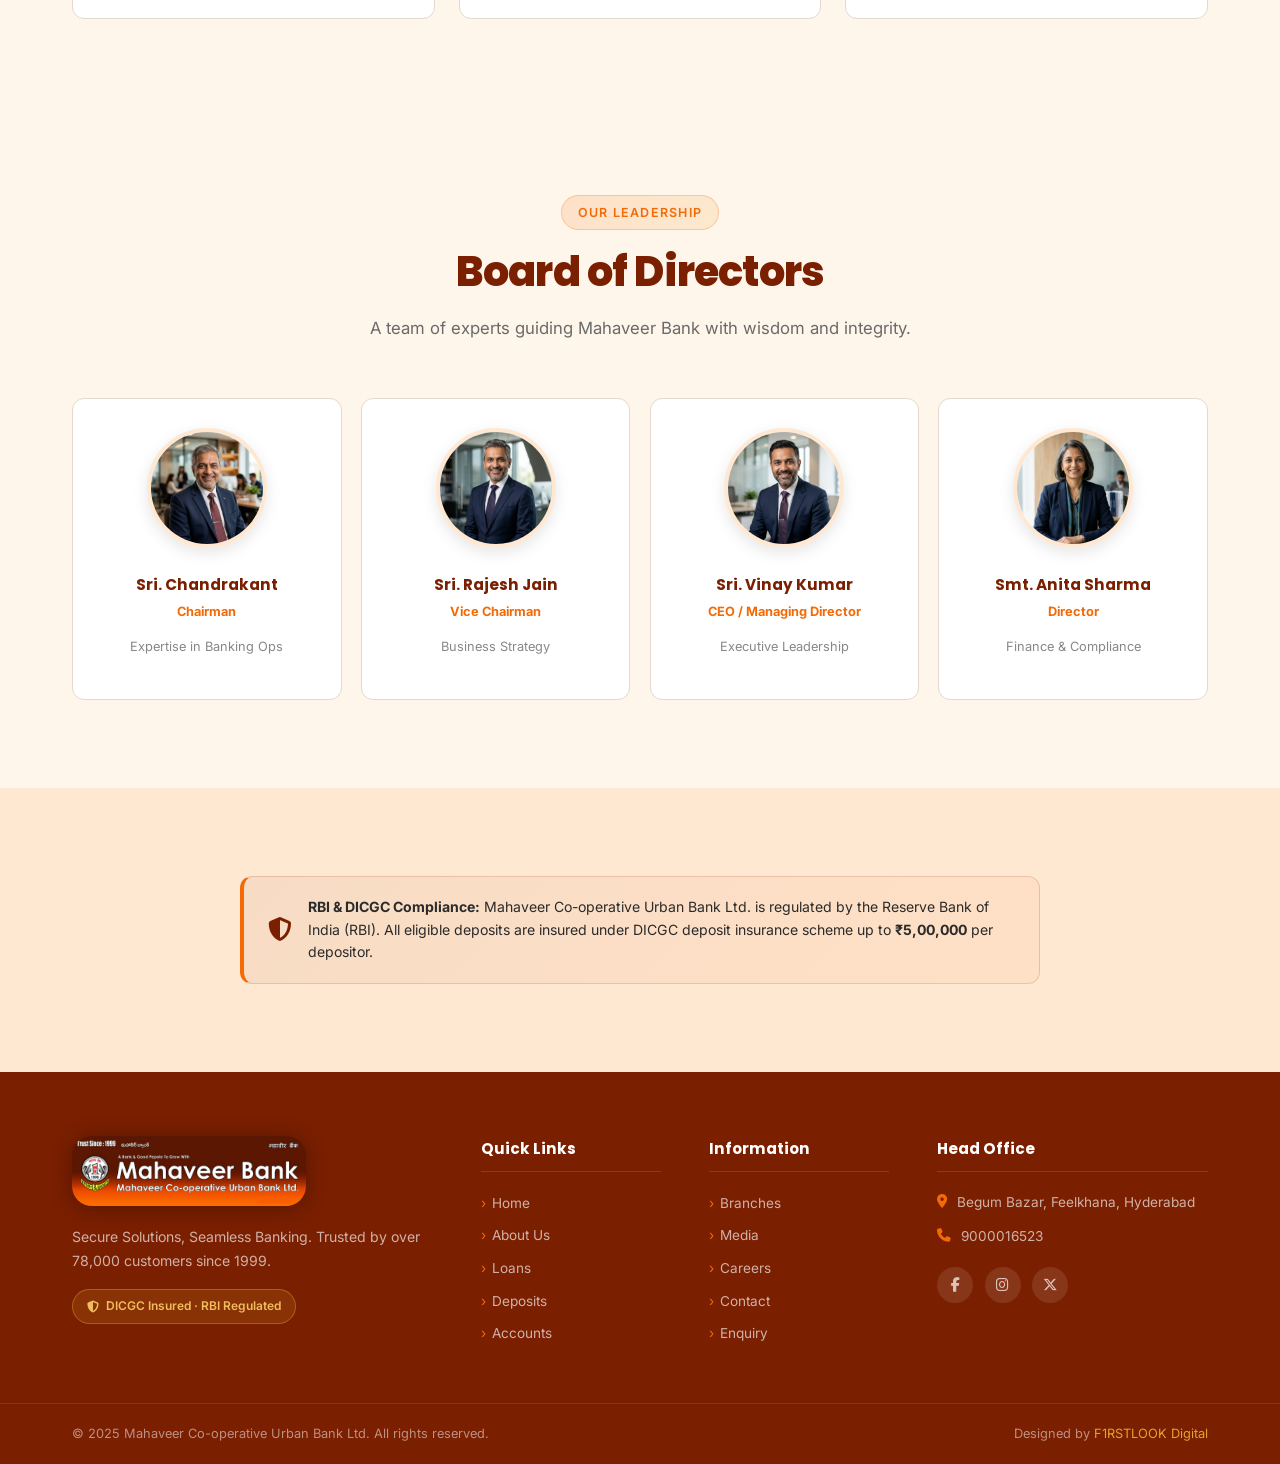
<file: about.html>
<!DOCTYPE html>
<html lang="en">
<head>
  <meta charset="UTF-8" />
  <meta name="viewport" content="width=device-width, initial-scale=1.0" />
  <meta name="description" content="About Mahaveer Co-operative Urban Bank Ltd. – Established in 1999 in Hyderabad. Trusted cooperative bank serving 78,000+ customers." />
  <title>About Us | Mahaveer Co-operative Urban Bank Ltd.</title>
  <link rel="stylesheet" href="css/style.css" />
  <link rel="stylesheet" href="css/pages.css" />
  <link href="https://fonts.googleapis.com/css2?family=Poppins:wght@300;400;500;600;700;800&family=Inter:wght@300;400;500;600&display=swap" rel="stylesheet" />
  <link rel="stylesheet" href="https://cdnjs.cloudflare.com/ajax/libs/font-awesome/6.5.0/css/all.min.css" />
  <link rel="preload" href="assets/about_bank.jpg" as="image" />
  <link rel="preload" href="assets/leader_chairman.png" as="image" />
  <link rel="preload" href="assets/leader_vc.png" as="image" />
  <link rel="preload" href="assets/leader_ceo.png" as="image" />
  <link rel="preload" href="assets/leader_director_anita.png" as="image" />
</head>
<body>
  <!-- NAVBAR -->
  <header class="navbar" id="navbar">
    <div class="nav-container">
      <a href="index.html" class="nav-logo" id="navLogo">
        <img src="assets/logo-new.png" alt="Mahaveer Co-operative Urban Bank Ltd." class="nav-logo-img" />
      </a>
      <nav class="nav-menu" id="navMenu">
        <a href="index.html" class="nav-link">Home</a>
        <a href="about.html" class="nav-link active">About Us</a>
        <div class="nav-dropdown"><a href="loans.html" class="nav-link dropdown-trigger">Loans <i class="fas fa-chevron-down"></i></a><div class="dropdown-menu"><a href="loans.html#gold-loan">Gold Loan</a><a href="loans.html#business-loan">Business Loan</a><a href="loans.html#housing-loan">Housing Loan</a><a href="loans.html#education-loan">Education Loan</a><a href="loans.html#vehicle-loan">Vehicle Loan</a></div></div>
        <div class="nav-dropdown"><a href="deposits.html" class="nav-link dropdown-trigger">Deposits <i class="fas fa-chevron-down"></i></a><div class="dropdown-menu"><a href="deposits.html#term-deposits">Term Deposits</a><a href="deposits.html#fixed-deposits">Fixed Deposits</a></div></div>
        <a href="accounts.html" class="nav-link">Accounts</a>
        <a href="services.html" class="nav-link">Services</a>
        <a href="branches.html" class="nav-link">Branches</a>
        <a href="media.html" class="nav-link">Media</a>
        <a href="careers.html" class="nav-link">Careers</a>
        <a href="contact.html" class="nav-link">Contact</a>
        <a href="enquiry.html" class="nav-btn-cta">Enquiry</a>
      </nav>
      <button class="hamburger" id="hamburger"><span></span><span></span><span></span></button>
    </div>
  </header>

  <!-- PAGE HERO -->
  <section class="page-hero">
    <div class="container">
      <div class="breadcrumb">
        <a href="index.html">Home</a><span class="sep">/</span><span>About Us</span>
      </div>
      <h1>About Mahaveer Bank</h1>
      <p>Serving the community with trust, integrity, and financial excellence since 1999.</p>
    </div>
  </section>

  <!-- ABOUT STORY -->
  <section class="section" id="about-story">
    <div class="container">
      <div class="about-layout">
        <div class="about-image-wrap" data-aos="fade-right">
          <img src="assets/bank/WhatsApp-Image-2024-06-24-at-9.40.54-AM-500x500.jpeg" alt="Mahaveer Bank Building" class="about-img" />
          <div class="about-badge-float">
            <i class="fas fa-shield-halved"></i>
            <div><strong>DICGC Insured</strong><span>Up to ₹5 Lakhs</span></div>
          </div>
        </div>
        <div class="about-content" data-aos="fade-left">
          <span class="section-tag">Our Story</span>
          <h2 class="section-title left">Building Financial Trust Since 1999</h2>
          <p>Mahaveer Co-operative Urban Bank Ltd. was established in <strong>1999</strong> in Begum Bazar, Feelkhana — one of the busiest commercial centers of the twin cities of Hyderabad and Secunderabad.</p>
          <p>Over the years, the bank has built a strong reputation in the cooperative banking sector by offering reliable banking services such as deposits, debit cards, lockers, and loans to the common public.</p>
          <p>The bank continues to focus on <strong>trust, financial growth, and customer satisfaction</strong>, serving over 78,000 customers across its 11+ branches in the Hyderabad metropolitan region.</p>
          <div class="about-pillars">
            <div class="pillar"><i class="fas fa-handshake"></i><span>Trust</span></div>
            <div class="pillar"><i class="fas fa-chart-line"></i><span>Growth</span></div>
            <div class="pillar"><i class="fas fa-heart"></i><span>Community</span></div>
            <div class="pillar"><i class="fas fa-lock"></i><span>Security</span></div>
          </div>
        </div>
      </div>
    </div>
  </section>

  <!-- MISSION VISION -->
  <section class="section section-alt">
    <div class="container">
      <div class="section-header">
        <span class="section-tag">Our Purpose</span>
        <h2 class="section-title">Mission & Vision</h2>
      </div>
      <div style="display:grid;grid-template-columns:1fr 1fr;gap:2rem;" class="mv-grid">
        <div class="inner-card" data-aos="fade-right">
          <div style="font-size:2.5rem;color:var(--orange);margin-bottom:1rem;"><i class="fas fa-bullseye"></i></div>
          <h3>Our Mission</h3>
          <p>To provide affordable, accessible, and reliable banking services to the common people of Hyderabad and surrounding communities, with a focus on financial inclusion, customer trust, and sustainable growth for all stakeholders.</p>
        </div>
        <div class="inner-card" data-aos="fade-left">
          <div style="font-size:2.5rem;color:var(--orange);margin-bottom:1rem;"><i class="fas fa-eye"></i></div>
          <h3>Our Vision</h3>
          <p>To be the most trusted co-operative bank in Telangana — empowering individuals, families, and small businesses with modern banking solutions while upholding the values of cooperation, integrity, and community development.</p>
        </div>
      </div>
    </div>
  </section>

  <!-- STATISTICS -->
  <section class="section stats-section" id="stats">
    <div class="stats-bg-pattern"></div>
    <div class="container">
      <div class="section-header">
        <span class="section-tag light">By the Numbers</span>
        <h2 class="section-title light">Our Achievements</h2>
      </div>
      <div class="stats-grid">
        <div class="stat-item" data-aos="zoom-in"><div class="stat-icon"><i class="fas fa-code-branch"></i></div><div class="stat-number" data-target="11" data-suffix="+">0</div><div class="stat-label">Branches</div></div>
        <div class="stat-item" data-aos="zoom-in" data-delay="200"><div class="stat-icon"><i class="fas fa-users"></i></div><div class="stat-number" data-target="78000" data-suffix="+">0</div><div class="stat-label">Customers</div></div>
        <div class="stat-item" data-aos="zoom-in" data-delay="400"><div class="stat-icon"><i class="fas fa-calendar-check"></i></div><div class="stat-number" data-target="1999" data-suffix="">0</div><div class="stat-label">Established</div></div>
        <div class="stat-item" data-aos="zoom-in" data-delay="600"><div class="stat-icon"><i class="fas fa-award"></i></div><div class="stat-number" data-target="25" data-suffix="+">0</div><div class="stat-label">Years of Trust</div></div>
      </div>
    </div>
  </section>

  <!-- VALUES -->
  <section class="section">
    <div class="container">
      <div class="section-header">
        <span class="section-tag">What We Stand For</span>
        <h2 class="section-title">Core Values</h2>
      </div>
      <div class="services-grid">
        <div class="service-card" data-aos="fade-up"><div class="service-icon"><i class="fas fa-shield-halved"></i></div><h3>Trust & Integrity</h3><p>We maintain the highest standards of honesty and transparency in all our dealings with customers and stakeholders.</p></div>
        <div class="service-card" data-aos="fade-up" data-delay="150"><div class="service-icon"><i class="fas fa-users-gear"></i></div><h3>Customer First</h3><p>Every decision we make is guided by what is best for our customers and the communities we serve.</p></div>
        <div class="service-card" data-aos="fade-up" data-delay="300"><div class="service-icon"><i class="fas fa-handshake"></i></div><h3>Cooperative Spirit</h3><p>Built on the principles of mutual cooperation, we grow together as a community-owned institution.</p></div>
        <div class="service-card" data-aos="fade-up" data-delay="450"><div class="service-icon"><i class="fas fa-leaf"></i></div><h3>Sustainability</h3><p>We are committed to responsible banking that supports sustainable financial growth for our members.</p></div>
        <div class="service-card" data-aos="fade-up" data-delay="600"><div class="service-icon"><i class="fas fa-lock"></i></div><h3>Security</h3><p>Your deposits and personal information are protected with the highest level of security and RBI-compliant practices.</p></div>
        <div class="service-card" data-aos="fade-up" data-delay="750"><div class="service-icon"><i class="fas fa-chart-line"></i></div><h3>Innovation</h3><p>We embrace digital banking and modern technology to provide you with a seamless, modern banking experience.</p></div>
      </div>
    </div>
  </section>

  <!-- LEADERSHIP SECTION -->
  <section class="section">
    <div class="container">
      <div class="section-header">
        <span class="section-tag">Our Leadership</span>
        <h2 class="section-title">Board of Directors</h2>
        <p class="section-subtitle">A team of experts guiding Mahaveer Bank with wisdom and integrity.</p>
      </div>
      <div class="branches-grid" id="leadership-grid">
        <div class="branch-card leadership-card" data-aos="fade-up">
          <div class="leader-img-wrap"><img src="assets/leader_chairman.png" alt="Sri. Chandrakant" /></div>
          <h4 style="margin-bottom:0.2rem;">Sri. Chandrakant</h4>
          <p style="font-weight:700;color:var(--orange);">Chairman</p>
          <p style="font-size:0.8rem;opacity:0.8;">Expertise in Banking Ops</p>
        </div>
        <div class="branch-card leadership-card" data-aos="fade-up" data-delay="100">
          <div class="leader-img-wrap"><img src="assets/leader_vc.png" alt="Sri. Rajesh Jain" /></div>
          <h4 style="margin-bottom:0.2rem;">Sri. Rajesh Jain</h4>
          <p style="font-weight:700;color:var(--orange);">Vice Chairman</p>
          <p style="font-size:0.8rem;opacity:0.8;">Business Strategy</p>
        </div>
        <div class="branch-card leadership-card" data-aos="fade-up" data-delay="200">
          <div class="leader-img-wrap"><img src="assets/leader_ceo.png" alt="Sri. Vinay Kumar" /></div>
          <h4 style="margin-bottom:0.2rem;">Sri. Vinay Kumar</h4>
          <p style="font-weight:700;color:var(--orange);">CEO / Managing Director</p>
          <p style="font-size:0.8rem;opacity:0.8;">Executive Leadership</p>
        </div>
        <div class="branch-card leadership-card" data-aos="fade-up" data-delay="300">
          <div class="leader-img-wrap"><img src="assets/leader_director_anita.png" alt="Smt. Anita Sharma" /></div>
          <h4 style="margin-bottom:0.2rem;">Smt. Anita Sharma</h4>
          <p style="font-weight:700;color:var(--orange);">Director</p>
          <p style="font-size:0.8rem;opacity:0.8;">Finance & Compliance</p>
        </div>
      </div>
    </div>
  </section>

  <!-- RBI / DICGC COMPLIANCE -->
  <section class="section section-alt">
    <div class="container">
      <div class="rbi-notice" style="max-width:800px;margin:0 auto;" data-aos="fade-up">
        <div class="rbi-icon"><i class="fas fa-shield-halved"></i></div>
        <div class="rbi-text">
          <strong>RBI & DICGC Compliance:</strong>
          Mahaveer Co-operative Urban Bank Ltd. is regulated by the Reserve Bank of India (RBI). All eligible deposits are insured under DICGC deposit insurance scheme up to <strong>₹5,00,000</strong> per depositor.
        </div>
      </div>
    </div>
  </section>

  <!-- FOOTER -->
  <footer class="footer">
    <div class="footer-top"><div class="container"><div class="footer-grid">
      <div class="footer-brand">
        <a href="index.html" class="footer-logo">
          <img src="assets/logo-new.png" alt="Mahaveer Bank" class="footer-logo-img" />
        </a>
        <p>Secure Solutions, Seamless Banking. Trusted by over 78,000 customers since 1999.</p>
        <div class="rbi-tag"><i class="fas fa-shield-halved"></i> DICGC Insured · RBI Regulated</div>
      </div>
      <div class="footer-links"><h4>Quick Links</h4><ul><li><a href="index.html">Home</a></li><li><a href="about.html">About Us</a></li><li><a href="loans.html">Loans</a></li><li><a href="deposits.html">Deposits</a></li><li><a href="accounts.html">Accounts</a></li></ul></div>
      <div class="footer-links"><h4>Information</h4><ul><li><a href="branches.html">Branches</a></li><li><a href="media.html">Media</a></li><li><a href="careers.html">Careers</a></li><li><a href="contact.html">Contact</a></li><li><a href="enquiry.html">Enquiry</a></li></ul></div>
      <div class="footer-contact"><h4>Head Office</h4><p><i class="fas fa-map-marker-alt"></i> Begum Bazar, Feelkhana, Hyderabad</p><p><i class="fas fa-phone"></i><a href="tel:9000016523">9000016523</a></p><div class="footer-social"><a href="#"><i class="fab fa-facebook-f"></i></a><a href="#"><i class="fab fa-instagram"></i></a><a href="#"><i class="fab fa-x-twitter"></i></a></div></div>
    </div></div></div>
    <div class="footer-bottom"><div class="container"><p>© 2025 Mahaveer Co-operative Urban Bank Ltd. All rights reserved.</p><p>Designed by <a href="#" style="color:#E5A22A;">F1RSTLOOK Digital</a></p></div></div>
  </footer>
  <button class="scroll-top" id="scrollTop"><i class="fas fa-chevron-up"></i></button>
  <script src="js/main.js"></script>
</body>
</html>
</file>
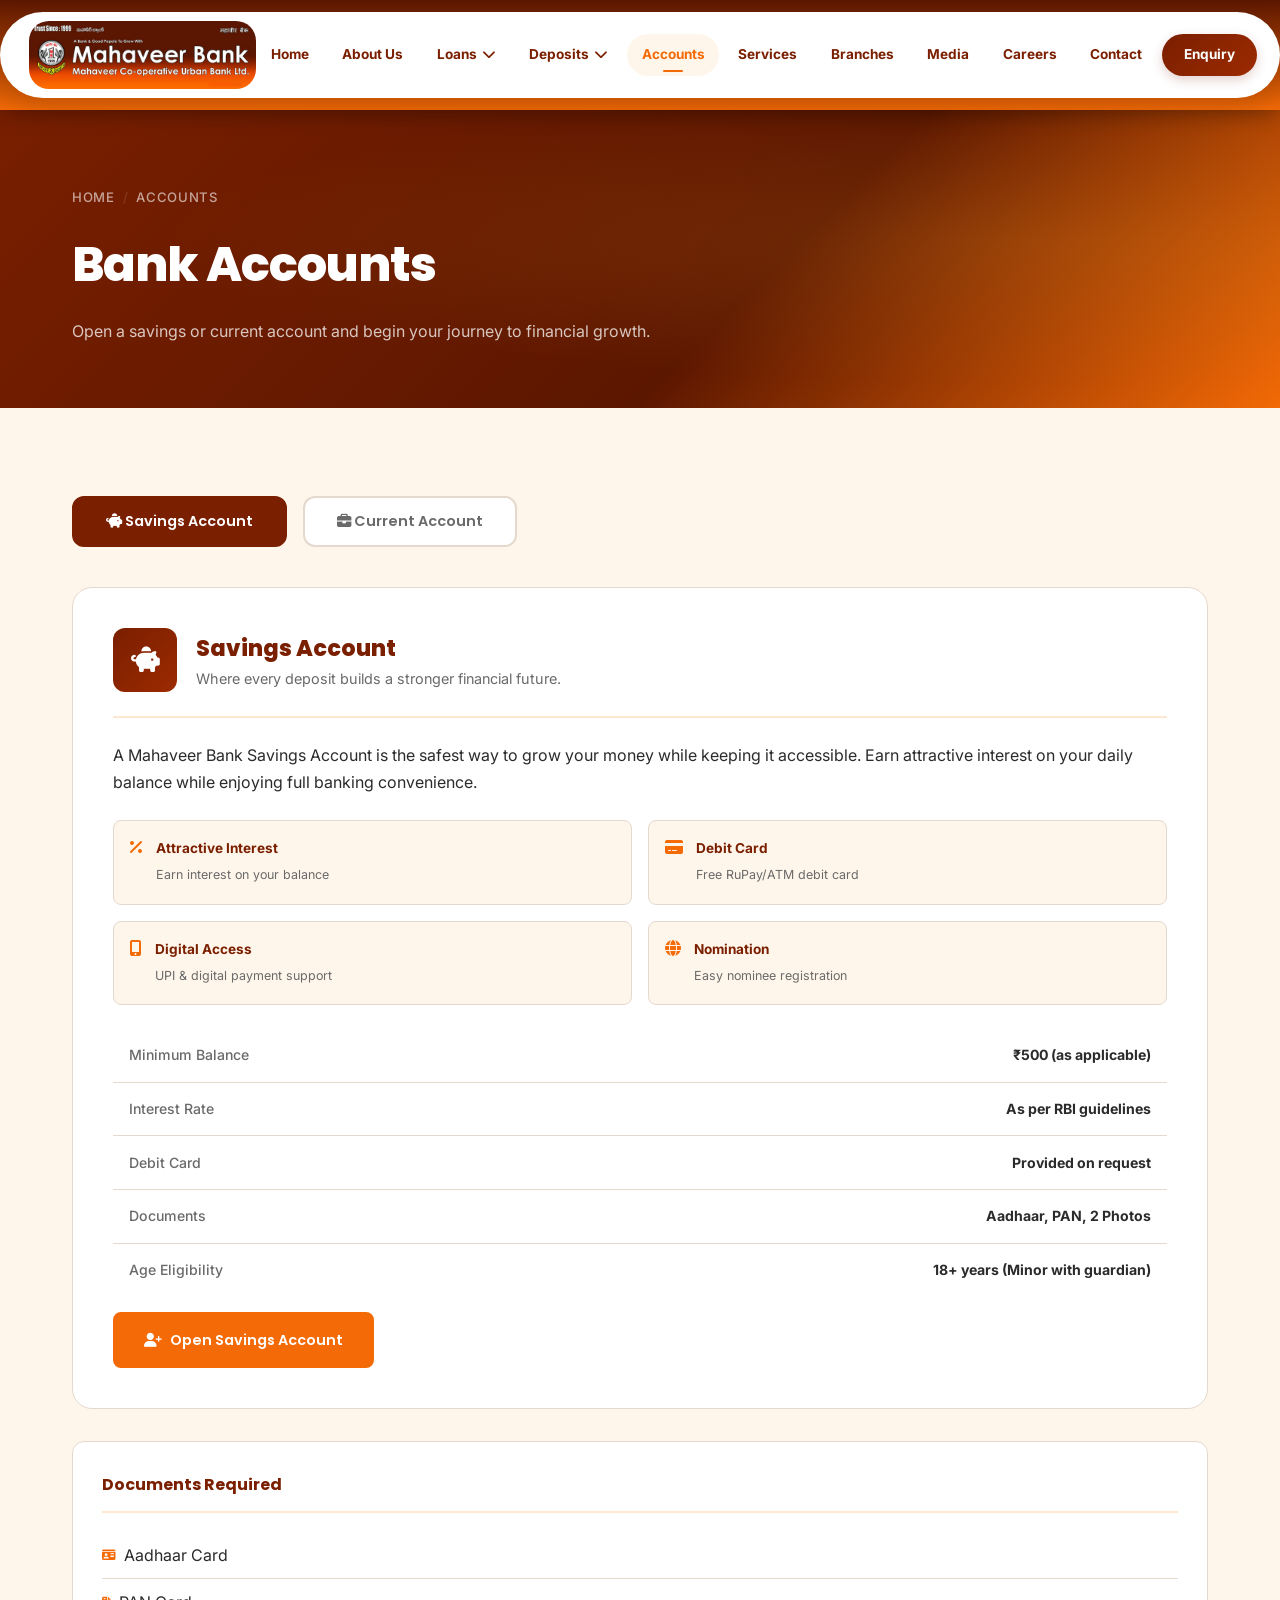
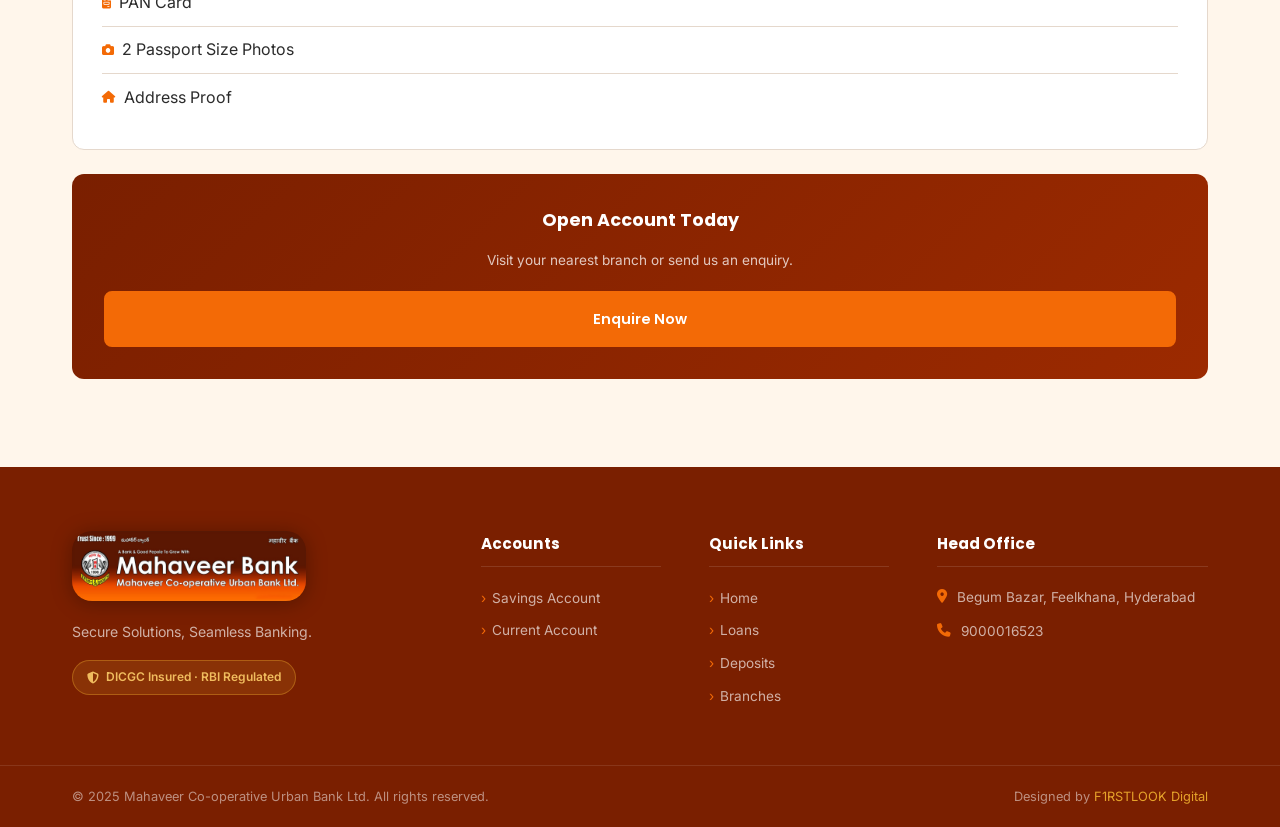
<file: accounts.html>
<!DOCTYPE html>
<html lang="en">
<head>
  <meta charset="UTF-8" />
  <meta name="viewport" content="width=device-width, initial-scale=1.0" />
  <meta name="description" content="Open a Savings or Current Account at Mahaveer Co-operative Urban Bank. Simple KYC, great interest rates." />
  <title>Accounts | Mahaveer Co-operative Urban Bank Ltd.</title>
  <link rel="stylesheet" href="css/style.css" />
  <link rel="stylesheet" href="css/pages.css" />
  <link href="https://fonts.googleapis.com/css2?family=Poppins:wght@300;400;500;600;700;800&family=Inter:wght@300;400;500;600&display=swap" rel="stylesheet" />
  <link rel="stylesheet" href="https://cdnjs.cloudflare.com/ajax/libs/font-awesome/6.5.0/css/all.min.css" />
</head>
<body>
  <header class="navbar" id="navbar">
    <div class="nav-container">
      <a href="index.html" class="nav-logo">
        <img src="assets/logo-new.png" alt="Mahaveer Bank" class="nav-logo-img" />
      </a>
      <nav class="nav-menu" id="navMenu">
        <a href="index.html" class="nav-link">Home</a>
        <a href="about.html" class="nav-link">About Us</a>
        <div class="nav-dropdown"><a href="loans.html" class="nav-link dropdown-trigger">Loans <i class="fas fa-chevron-down"></i></a><div class="dropdown-menu"><a href="loans.html#gold-loan">Gold Loan</a><a href="loans.html#business-loan">Business Loan</a><a href="loans.html#housing-loan">Housing Loan</a></div></div>
        <div class="nav-dropdown"><a href="deposits.html" class="nav-link dropdown-trigger">Deposits <i class="fas fa-chevron-down"></i></a><div class="dropdown-menu"><a href="deposits.html#term-deposits">Term Deposits</a><a href="deposits.html#fixed-deposits">Fixed Deposits</a></div></div>
        <a href="accounts.html" class="nav-link active">Accounts</a>
        <a href="services.html" class="nav-link">Services</a>
        <a href="branches.html" class="nav-link">Branches</a>
        <a href="media.html" class="nav-link">Media</a>
        <a href="careers.html" class="nav-link">Careers</a>
        <a href="contact.html" class="nav-link">Contact</a>
        <a href="enquiry.html" class="nav-btn-cta">Enquiry</a>
      </nav>
      <button class="hamburger" id="hamburger"><span></span><span></span><span></span></button>
    </div>
  </header>

  <section class="page-hero">
    <div class="container">
      <div class="breadcrumb"><a href="index.html">Home</a><span class="sep">/</span><span>Accounts</span></div>
      <h1>Bank Accounts</h1>
      <p>Open a savings or current account and begin your journey to financial growth.</p>
    </div>
  </section>

  <section class="section" id="accounts-main">
    <div class="container">
      <div class="accounts-tabs" id="accountsTabs">
        <button class="account-tab active" data-tab="savings-panel" id="savingsTab">
          <i class="fas fa-piggy-bank"></i> Savings Account
        </button>
        <button class="account-tab" data-tab="current-panel" id="currentTab">
          <i class="fas fa-briefcase"></i> Current Account
        </button>
      </div>

      <!-- SAVINGS PANEL -->
      <div class="account-panel active" id="savings-panel">
        <div class="loan-detail-grid">
          <div>
            <div class="loan-item" id="savings" data-aos="fade-up">
              <div class="loan-item-header">
                <div class="loan-item-icon"><i class="fas fa-piggy-bank"></i></div>
                <div><h2>Savings Account</h2><p>Where every deposit builds a stronger financial future.</p></div>
              </div>
              <p>A Mahaveer Bank Savings Account is the safest way to grow your money while keeping it accessible. Earn attractive interest on your daily balance while enjoying full banking convenience.</p>
              <div class="loan-benefits">
                <div class="benefit-item"><i class="fas fa-percent"></i><div><strong>Attractive Interest</strong><span>Earn interest on your balance</span></div></div>
                <div class="benefit-item"><i class="fas fa-credit-card"></i><div><strong>Debit Card</strong><span>Free RuPay/ATM debit card</span></div></div>
                <div class="benefit-item"><i class="fas fa-mobile-alt"></i><div><strong>Digital Access</strong><span>UPI & digital payment support</span></div></div>
                <div class="benefit-item"><i class="fas fa-globe"></i><div><strong>Nomination</strong><span>Easy nominee registration</span></div></div>
              </div>
              <table class="info-table">
                <tr><td>Minimum Balance</td><td>₹500 (as applicable)</td></tr>
                <tr><td>Interest Rate</td><td>As per RBI guidelines</td></tr>
                <tr><td>Debit Card</td><td>Provided on request</td></tr>
                <tr><td>Documents</td><td>Aadhaar, PAN, 2 Photos</td></tr>
                <tr><td>Age Eligibility</td><td>18+ years (Minor with guardian)</td></tr>
              </table>
              <a href="enquiry.html" class="btn btn-primary apply-loan-btn"><i class="fas fa-user-plus"></i> Open Savings Account</a>
            </div>
          </div>
          <div>
            <div class="sidebar-widget" data-aos="fade-left">
              <h3>Documents Required</h3>
              <ul>
                <li><i class="fas fa-id-card"></i><span>Aadhaar Card</span></li>
                <li><i class="fas fa-file-invoice"></i><span>PAN Card</span></li>
                <li><i class="fas fa-camera"></i><span>2 Passport Size Photos</span></li>
                <li><i class="fas fa-home"></i><span>Address Proof</span></li>
              </ul>
            </div>
            <div class="sidebar-cta" data-aos="fade-left" data-delay="100">
              <h3>Open Account Today</h3>
              <p>Visit your nearest branch or send us an enquiry.</p>
              <a href="enquiry.html" class="btn btn-primary">Enquire Now</a>
            </div>
          </div>
        </div>
      </div>

      <!-- CURRENT PANEL -->
      <div class="account-panel" id="current-panel">
        <div class="loan-detail-grid">
          <div>
            <div class="loan-item" id="current" data-aos="fade-up">
              <div class="loan-item-header">
                <div class="loan-item-icon"><i class="fas fa-briefcase"></i></div>
                <div><h2>Current Account</h2><p>The foundation for seamless business banking.</p></div>
              </div>
              <p>Designed for businesses, traders, and professionals, the Mahaveer Bank Current Account provides unlimited transactions with no restrictions — perfect for managing your business finances efficiently.</p>
              <div class="loan-benefits">
                <div class="benefit-item"><i class="fas fa-infinity"></i><div><strong>Unlimited Transactions</strong><span>No cap on daily transactions</span></div></div>
                <div class="benefit-item"><i class="fas fa-money-check-alt"></i><div><strong>Cheque Book</strong><span>Free cheque book facility</span></div></div>
                <div class="benefit-item"><i class="fas fa-chart-bar"></i><div><strong>Business Ready</strong><span>Ideal for all business types</span></div></div>
                <div class="benefit-item"><i class="fas fa-credit-card"></i><div><strong>Debit Card</strong><span>Business debit card available</span></div></div>
              </div>
              <table class="info-table">
                <tr><td>Minimum Balance</td><td>₹2,000 (as applicable)</td></tr>
                <tr><td>Transactions</td><td>Unlimited</td></tr>
                <tr><td>Cheque Book</td><td>Provided</td></tr>
                <tr><td>Documents</td><td>KYC + Business Proof</td></tr>
                <tr><td>Eligible</td><td>Businesses, Firms, Professionals</td></tr>
              </table>
              <a href="enquiry.html" class="btn btn-primary apply-loan-btn"><i class="fas fa-user-plus"></i> Open Current Account</a>
            </div>
          </div>
          <div>
            <div class="sidebar-widget" data-aos="fade-left">
              <h3>Documents Required</h3>
              <ul>
                <li><i class="fas fa-id-card"></i><span>Proprietor / Partner KYC</span></li>
                <li><i class="fas fa-file-invoice"></i><span>Business Registration Proof</span></li>
                <li><i class="fas fa-camera"></i><span>2 Passport Size Photos</span></li>
                <li><i class="fas fa-home"></i><span>Business Address Proof</span></li>
              </ul>
            </div>
            <div class="sidebar-cta" data-aos="fade-left" data-delay="100">
              <h3>Grow Your Business</h3>
              <p>Open a current account for your business today!</p>
              <a href="enquiry.html" class="btn btn-primary">Enquire Now</a>
            </div>
          </div>
        </div>
      </div>

    </div>
  </section>

  <footer class="footer">
    <div class="footer-top"><div class="container"><div class="footer-grid">
      <div class="footer-brand"><a href="index.html" class="footer-logo"><img src="assets/logo-new.png" alt="Mahaveer Bank" class="footer-logo-img" /></a><p>Secure Solutions, Seamless Banking.</p><div class="rbi-tag"><i class="fas fa-shield-halved"></i> DICGC Insured · RBI Regulated</div></div>
      <div class="footer-links"><h4>Accounts</h4><ul><li><a href="#savings">Savings Account</a></li><li><a href="#current">Current Account</a></li></ul></div>
      <div class="footer-links"><h4>Quick Links</h4><ul><li><a href="index.html">Home</a></li><li><a href="loans.html">Loans</a></li><li><a href="deposits.html">Deposits</a></li><li><a href="branches.html">Branches</a></li></ul></div>
      <div class="footer-contact"><h4>Head Office</h4><p><i class="fas fa-map-marker-alt"></i> Begum Bazar, Feelkhana, Hyderabad</p><p><i class="fas fa-phone"></i><a href="tel:9000016523">9000016523</a></p></div>
    </div></div></div>
    <div class="footer-bottom"><div class="container"><p>© 2025 Mahaveer Co-operative Urban Bank Ltd. All rights reserved.</p><p>Designed by <a href="#" style="color:#E5A22A;">F1RSTLOOK Digital</a></p></div></div>
  </footer>
  <button class="scroll-top" id="scrollTop"><i class="fas fa-chevron-up"></i></button>
  <script src="js/main.js"></script>
</body>
</html>
</file>
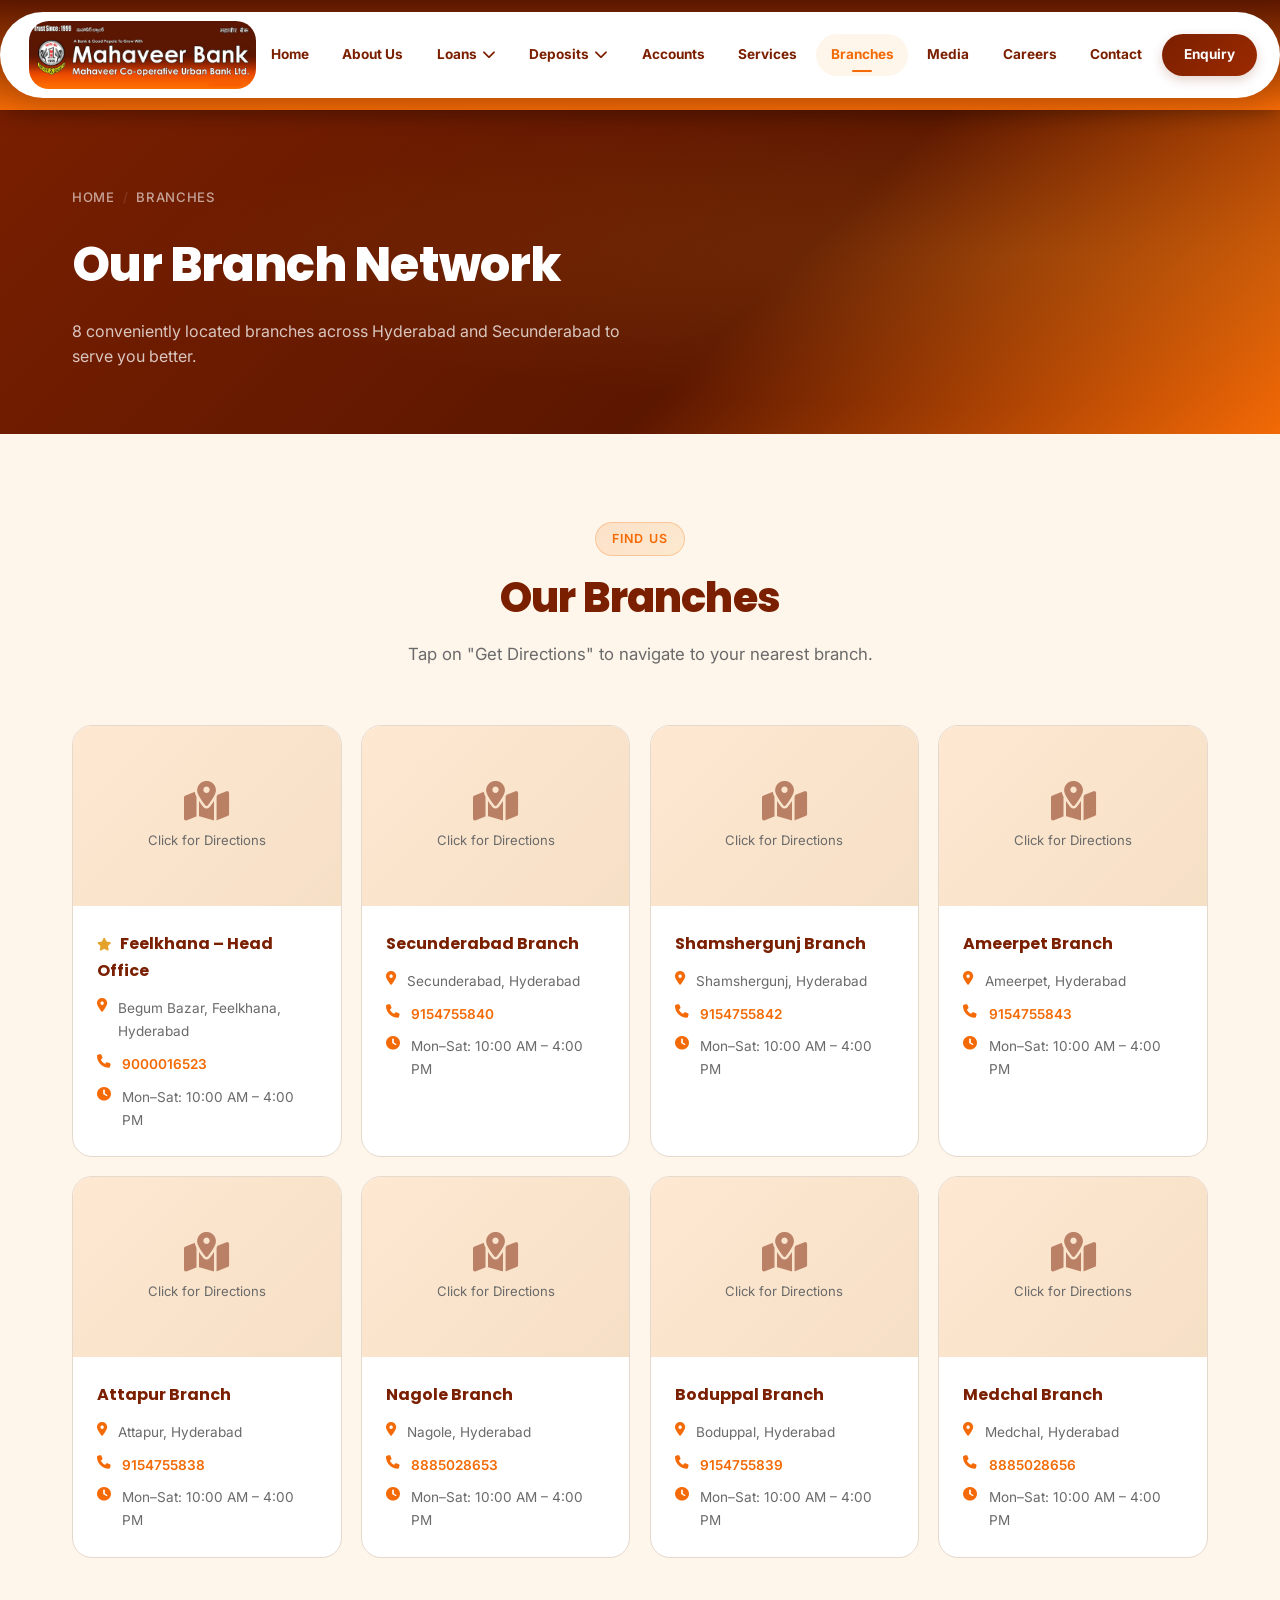
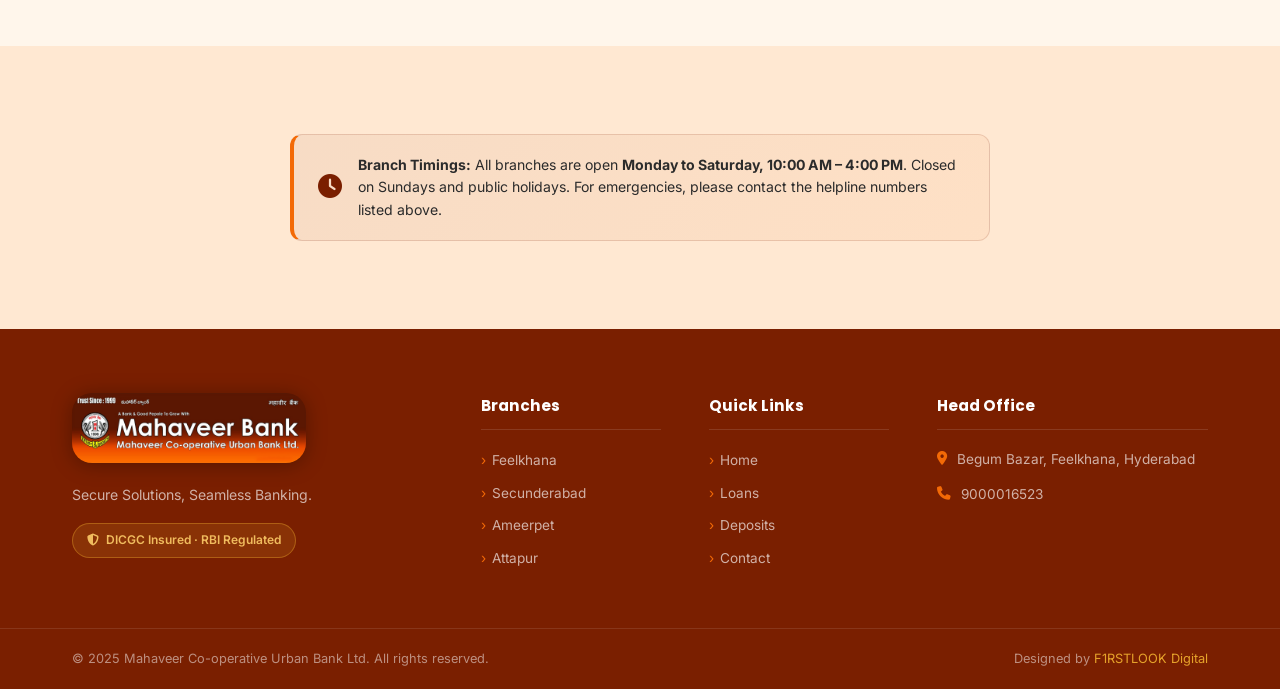
<file: branches.html>
<!DOCTYPE html>
<html lang="en">
<head>
  <meta charset="UTF-8" />
  <meta name="viewport" content="width=device-width, initial-scale=1.0" />
  <meta name="description" content="Mahaveer Bank Branches – Feelkhana, Secunderabad, Ameerpet, Attapur, Nagole, Boduppal, Medchal, Shamshergunj. Find our nearest branch in Hyderabad." />
  <title>Branches | Mahaveer Co-operative Urban Bank Ltd.</title>
  <link rel="stylesheet" href="css/style.css" />
  <link rel="stylesheet" href="css/pages.css" />
  <link href="https://fonts.googleapis.com/css2?family=Poppins:wght@300;400;500;600;700;800&family=Inter:wght@300;400;500;600&display=swap" rel="stylesheet" />
  <link rel="stylesheet" href="https://cdnjs.cloudflare.com/ajax/libs/font-awesome/6.5.0/css/all.min.css" />
</head>
<body>
  <header class="navbar" id="navbar">
    <div class="nav-container">
      <a href="index.html" class="nav-logo">
        <img src="assets/logo-new.png" alt="Mahaveer Bank" class="nav-logo-img" />
      </a>
      <nav class="nav-menu" id="navMenu">
        <a href="index.html" class="nav-link">Home</a>
        <a href="about.html" class="nav-link">About Us</a>
        <div class="nav-dropdown"><a href="loans.html" class="nav-link dropdown-trigger">Loans <i class="fas fa-chevron-down"></i></a><div class="dropdown-menu"><a href="loans.html#gold-loan">Gold Loan</a><a href="loans.html#business-loan">Business Loan</a></div></div>
        <div class="nav-dropdown"><a href="deposits.html" class="nav-link dropdown-trigger">Deposits <i class="fas fa-chevron-down"></i></a><div class="dropdown-menu"><a href="deposits.html#term-deposits">Term Deposits</a></div></div>
        <a href="accounts.html" class="nav-link">Accounts</a>
        <a href="services.html" class="nav-link">Services</a>
        <a href="branches.html" class="nav-link active">Branches</a>
        <a href="media.html" class="nav-link">Media</a>
        <a href="careers.html" class="nav-link">Careers</a>
        <a href="contact.html" class="nav-link">Contact</a>
        <a href="enquiry.html" class="nav-btn-cta">Enquiry</a>
      </nav>
      <button class="hamburger" id="hamburger"><span></span><span></span><span></span></button>
    </div>
  </header>

  <section class="page-hero">
    <div class="container">
      <div class="breadcrumb"><a href="index.html">Home</a><span class="sep">/</span><span>Branches</span></div>
      <h1>Our Branch Network</h1>
      <p>8 conveniently located branches across Hyderabad and Secunderabad to serve you better.</p>
    </div>
  </section>

  <section class="section" id="branches-main">
    <div class="container">
      <div class="section-header">
        <span class="section-tag">Find Us</span>
        <h2 class="section-title">Our Branches</h2>
        <p class="section-subtitle">Tap on "Get Directions" to navigate to your nearest branch.</p>
      </div>
      <div class="branches-detail-grid">
        <!-- Each Branch -->
        <div class="branch-detail-card" data-aos="fade-up">
          <div class="branch-map-placeholder" onclick="openMap('Mahaveer Bank Feelkhana Hyderabad')">
            <i class="fas fa-map-location-dot"></i>
            <span>Click for Directions</span>
          </div>
          <div class="branch-detail-body">
            <h3><i class="fas fa-star" style="color:var(--gold);margin-right:0.4rem;font-size:0.8rem;"></i> Feelkhana – Head Office</h3>
            <div class="branch-info">
              <div class="branch-info-item"><i class="fas fa-map-marker-alt"></i><span>Begum Bazar, Feelkhana, Hyderabad</span></div>
              <div class="branch-info-item"><i class="fas fa-phone"></i><a href="tel:9000016523">9000016523</a></div>
              <div class="branch-info-item"><i class="fas fa-clock"></i><span>Mon–Sat: 10:00 AM – 4:00 PM</span></div>
            </div>
          </div>
        </div>

        <div class="branch-detail-card" data-aos="fade-up" data-delay="100">
          <div class="branch-map-placeholder" onclick="openMap('Mahaveer Bank Secunderabad')">
            <i class="fas fa-map-location-dot"></i><span>Click for Directions</span>
          </div>
          <div class="branch-detail-body">
            <h3>Secunderabad Branch</h3>
            <div class="branch-info">
              <div class="branch-info-item"><i class="fas fa-map-marker-alt"></i><span>Secunderabad, Hyderabad</span></div>
              <div class="branch-info-item"><i class="fas fa-phone"></i><a href="tel:9154755840">9154755840</a></div>
              <div class="branch-info-item"><i class="fas fa-clock"></i><span>Mon–Sat: 10:00 AM – 4:00 PM</span></div>
            </div>
          </div>
        </div>

        <div class="branch-detail-card" data-aos="fade-up" data-delay="200">
          <div class="branch-map-placeholder" onclick="openMap('Mahaveer Bank Shamshergunj Hyderabad')">
            <i class="fas fa-map-location-dot"></i><span>Click for Directions</span>
          </div>
          <div class="branch-detail-body">
            <h3>Shamshergunj Branch</h3>
            <div class="branch-info">
              <div class="branch-info-item"><i class="fas fa-map-marker-alt"></i><span>Shamshergunj, Hyderabad</span></div>
              <div class="branch-info-item"><i class="fas fa-phone"></i><a href="tel:9154755842">9154755842</a></div>
              <div class="branch-info-item"><i class="fas fa-clock"></i><span>Mon–Sat: 10:00 AM – 4:00 PM</span></div>
            </div>
          </div>
        </div>

        <div class="branch-detail-card" data-aos="fade-up" data-delay="300">
          <div class="branch-map-placeholder" onclick="openMap('Mahaveer Bank Ameerpet Hyderabad')">
            <i class="fas fa-map-location-dot"></i><span>Click for Directions</span>
          </div>
          <div class="branch-detail-body">
            <h3>Ameerpet Branch</h3>
            <div class="branch-info">
              <div class="branch-info-item"><i class="fas fa-map-marker-alt"></i><span>Ameerpet, Hyderabad</span></div>
              <div class="branch-info-item"><i class="fas fa-phone"></i><a href="tel:9154755843">9154755843</a></div>
              <div class="branch-info-item"><i class="fas fa-clock"></i><span>Mon–Sat: 10:00 AM – 4:00 PM</span></div>
            </div>
          </div>
        </div>

        <div class="branch-detail-card" data-aos="fade-up" data-delay="400">
          <div class="branch-map-placeholder" onclick="openMap('Mahaveer Bank Attapur Hyderabad')">
            <i class="fas fa-map-location-dot"></i><span>Click for Directions</span>
          </div>
          <div class="branch-detail-body">
            <h3>Attapur Branch</h3>
            <div class="branch-info">
              <div class="branch-info-item"><i class="fas fa-map-marker-alt"></i><span>Attapur, Hyderabad</span></div>
              <div class="branch-info-item"><i class="fas fa-phone"></i><a href="tel:9154755838">9154755838</a></div>
              <div class="branch-info-item"><i class="fas fa-clock"></i><span>Mon–Sat: 10:00 AM – 4:00 PM</span></div>
            </div>
          </div>
        </div>

        <div class="branch-detail-card" data-aos="fade-up" data-delay="500">
          <div class="branch-map-placeholder" onclick="openMap('Mahaveer Bank Nagole Hyderabad')">
            <i class="fas fa-map-location-dot"></i><span>Click for Directions</span>
          </div>
          <div class="branch-detail-body">
            <h3>Nagole Branch</h3>
            <div class="branch-info">
              <div class="branch-info-item"><i class="fas fa-map-marker-alt"></i><span>Nagole, Hyderabad</span></div>
              <div class="branch-info-item"><i class="fas fa-phone"></i><a href="tel:8885028653">8885028653</a></div>
              <div class="branch-info-item"><i class="fas fa-clock"></i><span>Mon–Sat: 10:00 AM – 4:00 PM</span></div>
            </div>
          </div>
        </div>

        <div class="branch-detail-card" data-aos="fade-up" data-delay="600">
          <div class="branch-map-placeholder" onclick="openMap('Mahaveer Bank Boduppal Hyderabad')">
            <i class="fas fa-map-location-dot"></i><span>Click for Directions</span>
          </div>
          <div class="branch-detail-body">
            <h3>Boduppal Branch</h3>
            <div class="branch-info">
              <div class="branch-info-item"><i class="fas fa-map-marker-alt"></i><span>Boduppal, Hyderabad</span></div>
              <div class="branch-info-item"><i class="fas fa-phone"></i><a href="tel:9154755839">9154755839</a></div>
              <div class="branch-info-item"><i class="fas fa-clock"></i><span>Mon–Sat: 10:00 AM – 4:00 PM</span></div>
            </div>
          </div>
        </div>

        <div class="branch-detail-card" data-aos="fade-up" data-delay="700">
          <div class="branch-map-placeholder" onclick="openMap('Mahaveer Bank Medchal Hyderabad')">
            <i class="fas fa-map-location-dot"></i><span>Click for Directions</span>
          </div>
          <div class="branch-detail-body">
            <h3>Medchal Branch</h3>
            <div class="branch-info">
              <div class="branch-info-item"><i class="fas fa-map-marker-alt"></i><span>Medchal, Hyderabad</span></div>
              <div class="branch-info-item"><i class="fas fa-phone"></i><a href="tel:8885028656">8885028656</a></div>
              <div class="branch-info-item"><i class="fas fa-clock"></i><span>Mon–Sat: 10:00 AM – 4:00 PM</span></div>
            </div>
          </div>
        </div>
      </div>
    </div>
  </section>

  <!-- BRANCH TIMINGS NOTICE -->
  <section class="section section-alt">
    <div class="container">
      <div class="rbi-notice" style="max-width:700px;margin:0 auto;" data-aos="fade-up">
        <div class="rbi-icon"><i class="fas fa-clock"></i></div>
        <div class="rbi-text">
          <strong>Branch Timings:</strong> All branches are open <strong>Monday to Saturday, 10:00 AM – 4:00 PM</strong>. Closed on Sundays and public holidays. For emergencies, please contact the helpline numbers listed above.
        </div>
      </div>
    </div>
  </section>

  <footer class="footer">
    <div class="footer-top"><div class="container"><div class="footer-grid">
      <div class="footer-brand"><a href="index.html" class="footer-logo"><img src="assets/logo-new.png" alt="Mahaveer Bank" class="footer-logo-img" /></a><p>Secure Solutions, Seamless Banking.</p><div class="rbi-tag"><i class="fas fa-shield-halved"></i> DICGC Insured · RBI Regulated</div></div>
      <div class="footer-links"><h4>Branches</h4><ul><li><a href="#">Feelkhana</a></li><li><a href="#">Secunderabad</a></li><li><a href="#">Ameerpet</a></li><li><a href="#">Attapur</a></li></ul></div>
      <div class="footer-links"><h4>Quick Links</h4><ul><li><a href="index.html">Home</a></li><li><a href="loans.html">Loans</a></li><li><a href="deposits.html">Deposits</a></li><li><a href="contact.html">Contact</a></li></ul></div>
      <div class="footer-contact"><h4>Head Office</h4><p><i class="fas fa-map-marker-alt"></i> Begum Bazar, Feelkhana, Hyderabad</p><p><i class="fas fa-phone"></i><a href="tel:9000016523">9000016523</a></p></div>
    </div></div></div>
    <div class="footer-bottom"><div class="container"><p>© 2025 Mahaveer Co-operative Urban Bank Ltd. All rights reserved.</p><p>Designed by <a href="#" style="color:#E5A22A;">F1RSTLOOK Digital</a></p></div></div>
  </footer>
  <button class="scroll-top" id="scrollTop"><i class="fas fa-chevron-up"></i></button>
  <script src="js/main.js"></script>
  <script>
    function openMap(query) {
      window.open('https://www.google.com/maps/search/' + encodeURIComponent(query), '_blank');
    }
  </script>
</body>
</html>
</file>
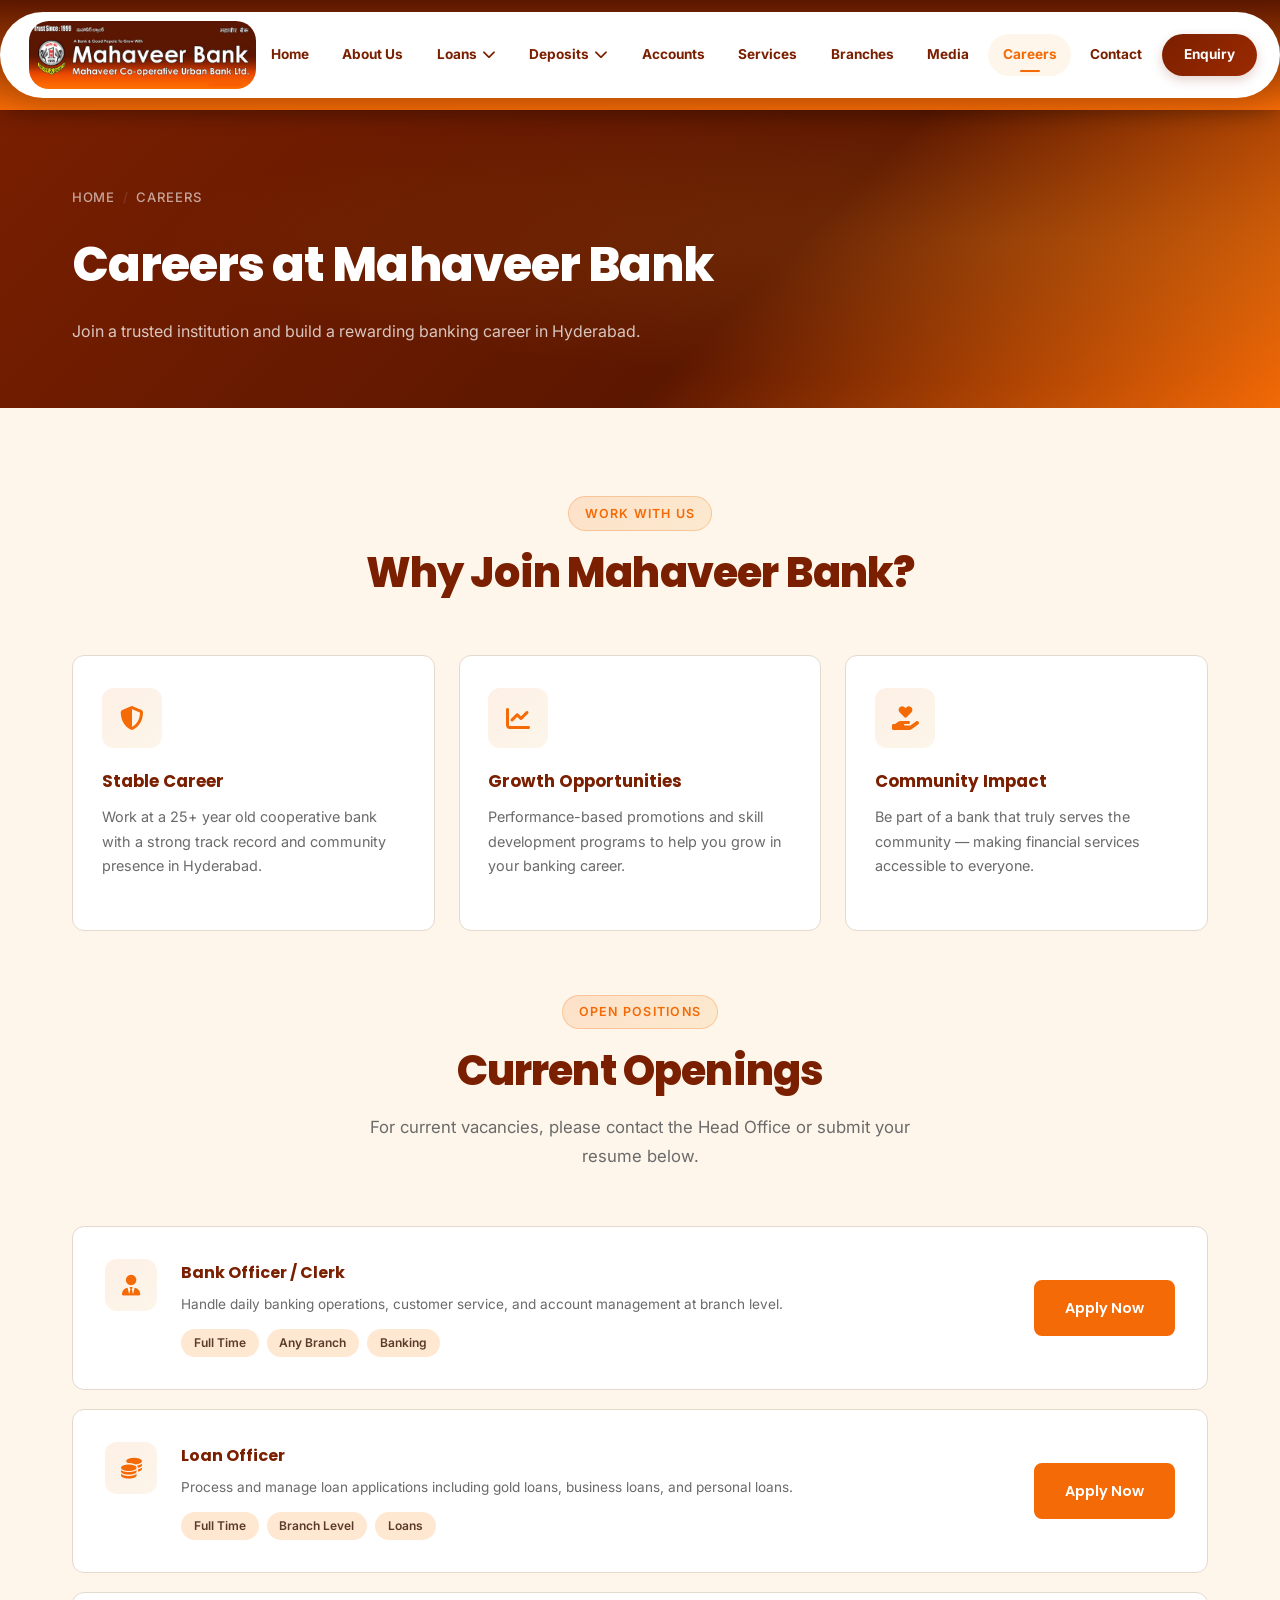
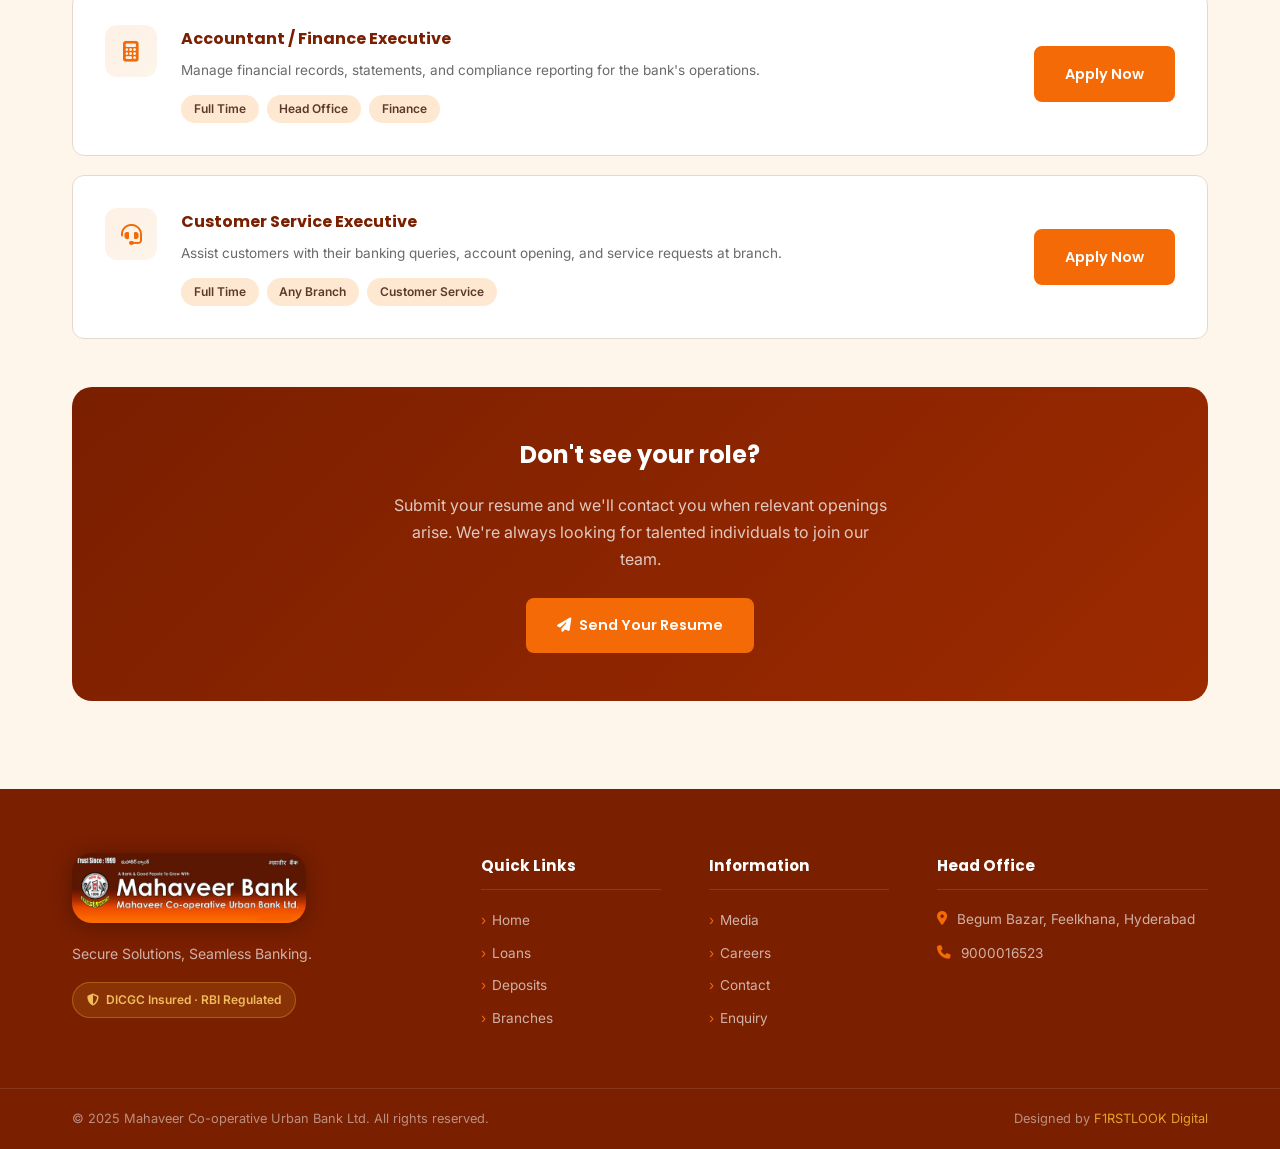
<file: careers.html>
<!DOCTYPE html>
<html lang="en">
<head>
  <meta charset="UTF-8" />
  <meta name="viewport" content="width=device-width, initial-scale=1.0" />
  <meta name="description" content="Careers at Mahaveer Co-operative Urban Bank Ltd. – Join our team in Hyderabad. Apply for banking jobs and opportunities." />
  <title>Careers | Mahaveer Co-operative Urban Bank Ltd.</title>
  <link rel="stylesheet" href="css/style.css" />
  <link rel="stylesheet" href="css/pages.css" />
  <link href="https://fonts.googleapis.com/css2?family=Poppins:wght@300;400;500;600;700;800&family=Inter:wght@300;400;500;600&display=swap" rel="stylesheet" />
  <link rel="stylesheet" href="https://cdnjs.cloudflare.com/ajax/libs/font-awesome/6.5.0/css/all.min.css" />
</head>
<body>
  <header class="navbar" id="navbar">
    <div class="nav-container">
      <a href="index.html" class="nav-logo">
        <img src="assets/logo-new.png" alt="Mahaveer Bank" class="nav-logo-img" />
      </a>
      <nav class="nav-menu" id="navMenu">
        <a href="index.html" class="nav-link">Home</a>
        <a href="about.html" class="nav-link">About Us</a>
        <div class="nav-dropdown"><a href="loans.html" class="nav-link dropdown-trigger">Loans <i class="fas fa-chevron-down"></i></a><div class="dropdown-menu"><a href="loans.html#gold-loan">Gold Loan</a><a href="loans.html#business-loan">Business Loan</a></div></div>
        <div class="nav-dropdown"><a href="deposits.html" class="nav-link dropdown-trigger">Deposits <i class="fas fa-chevron-down"></i></a><div class="dropdown-menu"><a href="deposits.html#term-deposits">Term Deposits</a></div></div>
        <a href="accounts.html" class="nav-link">Accounts</a>
        <a href="services.html" class="nav-link">Services</a>
        <a href="branches.html" class="nav-link">Branches</a>
        <a href="media.html" class="nav-link">Media</a>
        <a href="careers.html" class="nav-link active">Careers</a>
        <a href="contact.html" class="nav-link">Contact</a>
        <a href="enquiry.html" class="nav-btn-cta">Enquiry</a>
      </nav>
      <button class="hamburger" id="hamburger"><span></span><span></span><span></span></button>
    </div>
  </header>

  <section class="page-hero">
    <div class="container">
      <div class="breadcrumb"><a href="index.html">Home</a><span class="sep">/</span><span>Careers</span></div>
      <h1>Careers at Mahaveer Bank</h1>
      <p>Join a trusted institution and build a rewarding banking career in Hyderabad.</p>
    </div>
  </section>

  <section class="section">
    <div class="container">
      <div class="section-header">
        <span class="section-tag">Work With Us</span>
        <h2 class="section-title">Why Join Mahaveer Bank?</h2>
      </div>
      <div style="display:grid;grid-template-columns:repeat(3,1fr);gap:1.5rem;margin-bottom:4rem;">
        <div class="service-card" data-aos="fade-up"><div class="service-icon"><i class="fas fa-shield-halved"></i></div><h3>Stable Career</h3><p>Work at a 25+ year old cooperative bank with a strong track record and community presence in Hyderabad.</p></div>
        <div class="service-card" data-aos="fade-up" data-delay="150"><div class="service-icon"><i class="fas fa-chart-line"></i></div><h3>Growth Opportunities</h3><p>Performance-based promotions and skill development programs to help you grow in your banking career.</p></div>
        <div class="service-card" data-aos="fade-up" data-delay="300"><div class="service-icon"><i class="fas fa-hand-holding-heart"></i></div><h3>Community Impact</h3><p>Be part of a bank that truly serves the community — making financial services accessible to everyone.</p></div>
      </div>

      <div class="section-header">
        <span class="section-tag">Open Positions</span>
        <h2 class="section-title">Current Openings</h2>
        <p class="section-subtitle">For current vacancies, please contact the Head Office or submit your resume below.</p>
      </div>

      <div style="display:flex;flex-direction:column;gap:1.2rem;" id="careers-list">
        <div class="career-card" data-aos="fade-up">
          <div class="career-icon"><i class="fas fa-user-tie"></i></div>
          <div class="career-info">
            <h3>Bank Officer / Clerk</h3>
            <p>Handle daily banking operations, customer service, and account management at branch level.</p>
            <div class="career-tags"><span class="career-tag">Full Time</span><span class="career-tag">Any Branch</span><span class="career-tag">Banking</span></div>
          </div>
          <a href="enquiry.html" class="btn btn-primary" style="white-space:nowrap;align-self:center;">Apply Now</a>
        </div>
        <div class="career-card" data-aos="fade-up" data-delay="100">
          <div class="career-icon"><i class="fas fa-coins"></i></div>
          <div class="career-info">
            <h3>Loan Officer</h3>
            <p>Process and manage loan applications including gold loans, business loans, and personal loans.</p>
            <div class="career-tags"><span class="career-tag">Full Time</span><span class="career-tag">Branch Level</span><span class="career-tag">Loans</span></div>
          </div>
          <a href="enquiry.html" class="btn btn-primary" style="white-space:nowrap;align-self:center;">Apply Now</a>
        </div>
        <div class="career-card" data-aos="fade-up" data-delay="200">
          <div class="career-icon"><i class="fas fa-calculator"></i></div>
          <div class="career-info">
            <h3>Accountant / Finance Executive</h3>
            <p>Manage financial records, statements, and compliance reporting for the bank's operations.</p>
            <div class="career-tags"><span class="career-tag">Full Time</span><span class="career-tag">Head Office</span><span class="career-tag">Finance</span></div>
          </div>
          <a href="enquiry.html" class="btn btn-primary" style="white-space:nowrap;align-self:center;">Apply Now</a>
        </div>
        <div class="career-card" data-aos="fade-up" data-delay="300">
          <div class="career-icon"><i class="fas fa-headset"></i></div>
          <div class="career-info">
            <h3>Customer Service Executive</h3>
            <p>Assist customers with their banking queries, account opening, and service requests at branch.</p>
            <div class="career-tags"><span class="career-tag">Full Time</span><span class="career-tag">Any Branch</span><span class="career-tag">Customer Service</span></div>
          </div>
          <a href="enquiry.html" class="btn btn-primary" style="white-space:nowrap;align-self:center;">Apply Now</a>
        </div>
      </div>

      <!-- RESUME SUBMISSION -->
      <div style="background:linear-gradient(135deg,var(--maroon),var(--maroon-light));border-radius:var(--radius-lg);padding:3rem;text-align:center;margin-top:3rem;color:white;" data-aos="fade-up">
        <h3 style="font-family:var(--font-head);font-size:1.5rem;margin-bottom:1rem;">Don't see your role?</h3>
        <p style="color:rgba(255,255,255,0.75);margin-bottom:1.5rem;max-width:500px;margin-left:auto;margin-right:auto;">Submit your resume and we'll contact you when relevant openings arise. We're always looking for talented individuals to join our team.</p>
        <a href="enquiry.html" class="btn btn-primary"><i class="fas fa-paper-plane"></i> Send Your Resume</a>
      </div>
    </div>
  </section>

  <footer class="footer">
    <div class="footer-top"><div class="container"><div class="footer-grid">
      <div class="footer-brand"><a href="index.html" class="footer-logo"><img src="assets/logo-new.png" alt="Mahaveer Bank" class="footer-logo-img" /></a><p>Secure Solutions, Seamless Banking.</p><div class="rbi-tag"><i class="fas fa-shield-halved"></i> DICGC Insured · RBI Regulated</div></div>
      <div class="footer-links"><h4>Quick Links</h4><ul><li><a href="index.html">Home</a></li><li><a href="loans.html">Loans</a></li><li><a href="deposits.html">Deposits</a></li><li><a href="branches.html">Branches</a></li></ul></div>
      <div class="footer-links"><h4>Information</h4><ul><li><a href="media.html">Media</a></li><li><a href="careers.html">Careers</a></li><li><a href="contact.html">Contact</a></li><li><a href="enquiry.html">Enquiry</a></li></ul></div>
      <div class="footer-contact"><h4>Head Office</h4><p><i class="fas fa-map-marker-alt"></i> Begum Bazar, Feelkhana, Hyderabad</p><p><i class="fas fa-phone"></i><a href="tel:9000016523">9000016523</a></p></div>
    </div></div></div>
    <div class="footer-bottom"><div class="container"><p>© 2025 Mahaveer Co-operative Urban Bank Ltd. All rights reserved.</p><p>Designed by <a href="#" style="color:#E5A22A;">F1RSTLOOK Digital</a></p></div></div>
  </footer>
  <button class="scroll-top" id="scrollTop"><i class="fas fa-chevron-up"></i></button>
  <script src="js/main.js"></script>
</body>
</html>
</file>
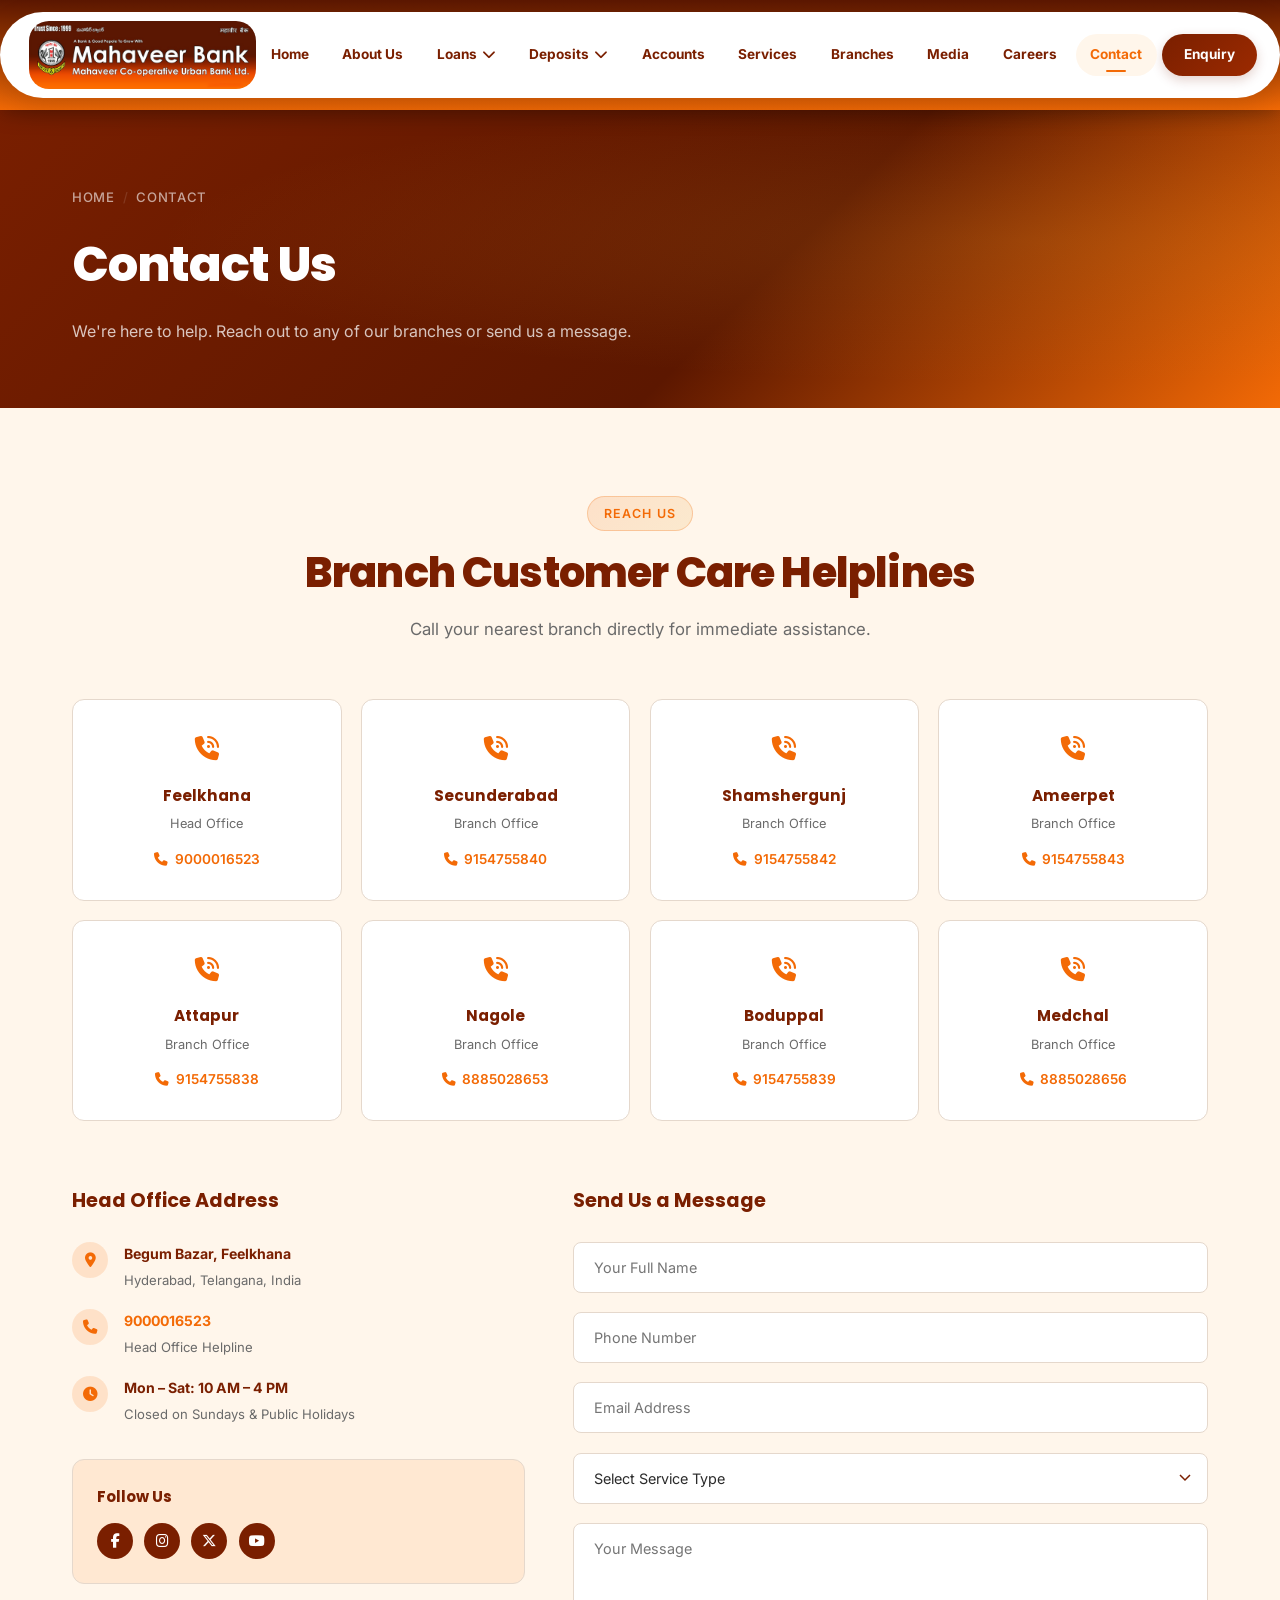
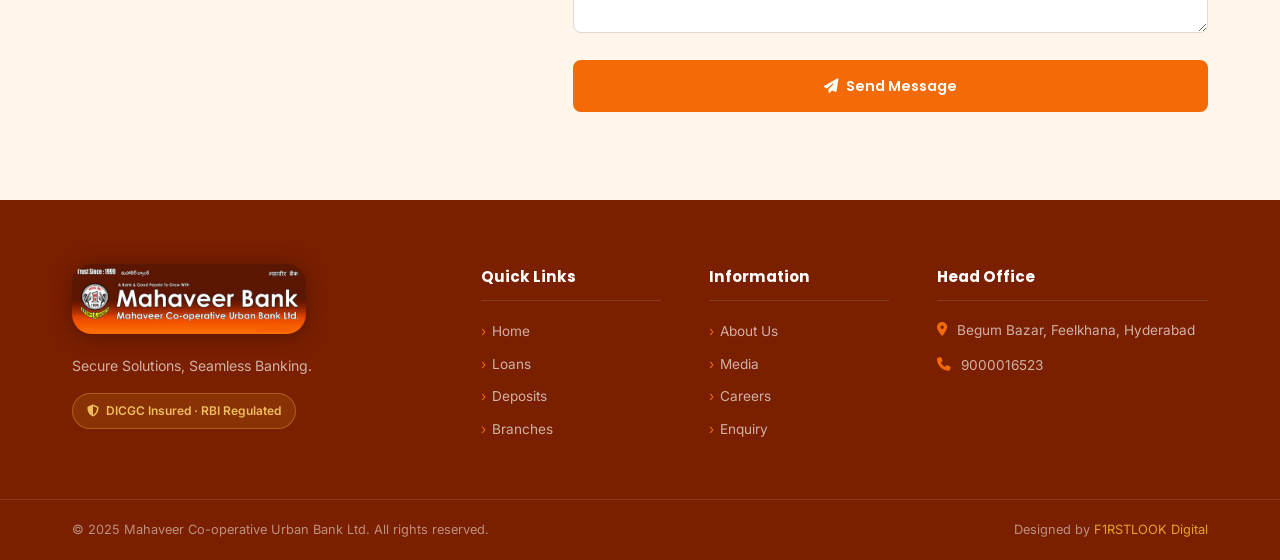
<file: contact.html>
<!DOCTYPE html>
<html lang="en">
<head>
  <meta charset="UTF-8" />
  <meta name="viewport" content="width=device-width, initial-scale=1.0" />
  <meta name="description" content="Contact Mahaveer Co-operative Urban Bank – Branch helplines, address, and enquiry form. We're here to help." />
  <title>Contact Us | Mahaveer Co-operative Urban Bank Ltd.</title>
  <link rel="stylesheet" href="css/style.css" />
  <link rel="stylesheet" href="css/pages.css" />
  <link href="https://fonts.googleapis.com/css2?family=Poppins:wght@300;400;500;600;700;800&family=Inter:wght@300;400;500;600&display=swap" rel="stylesheet" />
  <link rel="stylesheet" href="https://cdnjs.cloudflare.com/ajax/libs/font-awesome/6.5.0/css/all.min.css" />
</head>
<body>
  <header class="navbar" id="navbar">
    <div class="nav-container">
      <a href="index.html" class="nav-logo">
        <img src="assets/logo-new.png" alt="Mahaveer Bank" class="nav-logo-img" />
      </a>
      <nav class="nav-menu" id="navMenu">
        <a href="index.html" class="nav-link">Home</a>
        <a href="about.html" class="nav-link">About Us</a>
        <div class="nav-dropdown"><a href="loans.html" class="nav-link dropdown-trigger">Loans <i class="fas fa-chevron-down"></i></a><div class="dropdown-menu"><a href="loans.html#gold-loan">Gold Loan</a><a href="loans.html#business-loan">Business Loan</a></div></div>
        <div class="nav-dropdown"><a href="deposits.html" class="nav-link dropdown-trigger">Deposits <i class="fas fa-chevron-down"></i></a><div class="dropdown-menu"><a href="deposits.html#term-deposits">Term Deposits</a></div></div>
        <a href="accounts.html" class="nav-link">Accounts</a>
        <a href="services.html" class="nav-link">Services</a>
        <a href="branches.html" class="nav-link">Branches</a>
        <a href="media.html" class="nav-link">Media</a>
        <a href="careers.html" class="nav-link">Careers</a>
        <a href="contact.html" class="nav-link active">Contact</a>
        <a href="enquiry.html" class="nav-btn-cta">Enquiry</a>
      </nav>
      <button class="hamburger" id="hamburger"><span></span><span></span><span></span></button>
    </div>
  </header>

  <section class="page-hero">
    <div class="container">
      <div class="breadcrumb"><a href="index.html">Home</a><span class="sep">/</span><span>Contact</span></div>
      <h1>Contact Us</h1>
      <p>We're here to help. Reach out to any of our branches or send us a message.</p>
    </div>
  </section>

  <!-- BRANCH HELPLINES -->
  <section class="section" id="contact-main">
    <div class="container">
      <div class="section-header">
        <span class="section-tag">Reach Us</span>
        <h2 class="section-title">Branch Customer Care Helplines</h2>
        <p class="section-subtitle">Call your nearest branch directly for immediate assistance.</p>
      </div>
      <div class="branches-grid" style="margin-bottom:4rem;">
        <div class="branch-card" data-aos="fade-up">
          <div class="branch-icon"><i class="fas fa-phone-volume"></i></div>
          <h4>Feelkhana</h4>
          <p>Head Office</p>
          <a href="tel:9000016523" class="branch-phone"><i class="fas fa-phone"></i> 9000016523</a>
        </div>
        <div class="branch-card" data-aos="fade-up" data-delay="100">
          <div class="branch-icon"><i class="fas fa-phone-volume"></i></div>
          <h4>Secunderabad</h4>
          <p>Branch Office</p>
          <a href="tel:9154755840" class="branch-phone"><i class="fas fa-phone"></i> 9154755840</a>
        </div>
        <div class="branch-card" data-aos="fade-up" data-delay="200">
          <div class="branch-icon"><i class="fas fa-phone-volume"></i></div>
          <h4>Shamshergunj</h4>
          <p>Branch Office</p>
          <a href="tel:9154755842" class="branch-phone"><i class="fas fa-phone"></i> 9154755842</a>
        </div>
        <div class="branch-card" data-aos="fade-up" data-delay="300">
          <div class="branch-icon"><i class="fas fa-phone-volume"></i></div>
          <h4>Ameerpet</h4>
          <p>Branch Office</p>
          <a href="tel:9154755843" class="branch-phone"><i class="fas fa-phone"></i> 9154755843</a>
        </div>
        <div class="branch-card" data-aos="fade-up" data-delay="400">
          <div class="branch-icon"><i class="fas fa-phone-volume"></i></div>
          <h4>Attapur</h4>
          <p>Branch Office</p>
          <a href="tel:9154755838" class="branch-phone"><i class="fas fa-phone"></i> 9154755838</a>
        </div>
        <div class="branch-card" data-aos="fade-up" data-delay="500">
          <div class="branch-icon"><i class="fas fa-phone-volume"></i></div>
          <h4>Nagole</h4>
          <p>Branch Office</p>
          <a href="tel:8885028653" class="branch-phone"><i class="fas fa-phone"></i> 8885028653</a>
        </div>
        <div class="branch-card" data-aos="fade-up" data-delay="600">
          <div class="branch-icon"><i class="fas fa-phone-volume"></i></div>
          <h4>Boduppal</h4>
          <p>Branch Office</p>
          <a href="tel:9154755839" class="branch-phone"><i class="fas fa-phone"></i> 9154755839</a>
        </div>
        <div class="branch-card" data-aos="fade-up" data-delay="700">
          <div class="branch-icon"><i class="fas fa-phone-volume"></i></div>
          <h4>Medchal</h4>
          <p>Branch Office</p>
          <a href="tel:8885028656" class="branch-phone"><i class="fas fa-phone"></i> 8885028656</a>
        </div>
      </div>

      <!-- CONTACT FORM -->
      <div class="contact-layout">
        <div class="contact-info-panel" data-aos="fade-right">
          <h3>Head Office Address</h3>
          <div class="enquiry-info-list">
            <div class="enquiry-info-item">
              <div class="enquiry-info-icon" style="background:rgba(243,106,6,0.15);"><i class="fas fa-map-marker-alt" style="color:var(--orange);"></i></div>
              <div><strong style="color:var(--maroon);">Begum Bazar, Feelkhana</strong><span style="color:var(--text-secondary);">Hyderabad, Telangana, India</span></div>
            </div>
            <div class="enquiry-info-item">
              <div class="enquiry-info-icon" style="background:rgba(243,106,6,0.15);"><i class="fas fa-phone" style="color:var(--orange);"></i></div>
              <div><strong><a href="tel:9000016523" style="color:var(--orange);">9000016523</a></strong><span style="color:var(--text-secondary);">Head Office Helpline</span></div>
            </div>
            <div class="enquiry-info-item">
              <div class="enquiry-info-icon" style="background:rgba(243,106,6,0.15);"><i class="fas fa-clock" style="color:var(--orange);"></i></div>
              <div><strong style="color:var(--maroon);">Mon – Sat: 10 AM – 4 PM</strong><span style="color:var(--text-secondary);">Closed on Sundays & Public Holidays</span></div>
            </div>
          </div>
          <div style="margin-top:2rem;">
            <div style="background:var(--cream-alt);border-radius:var(--radius-md);padding:1.5rem;border:1px solid var(--divider);">
              <h4 style="font-family:var(--font-head);color:var(--maroon);margin-bottom:0.8rem;font-size:0.95rem;">Follow Us</h4>
              <div class="footer-social" style="margin-top:0;">
                <a href="#" style="background:var(--maroon);color:white;"><i class="fab fa-facebook-f"></i></a>
                <a href="#" style="background:var(--maroon);color:white;"><i class="fab fa-instagram"></i></a>
                <a href="#" style="background:var(--maroon);color:white;"><i class="fab fa-x-twitter"></i></a>
                <a href="#" style="background:var(--maroon);color:white;"><i class="fab fa-youtube"></i></a>
              </div>
            </div>
          </div>
        </div>

        <div class="contact-form-panel" data-aos="fade-left">
          <h3>Send Us a Message</h3>
          <form class="enquiry-form" id="enquiryForm" novalidate>
            <div class="form-group">
              <input type="text" id="formName" name="name" placeholder="Your Full Name" required />
              <label for="formName">Full Name</label>
            </div>
            <div class="form-group">
              <input type="tel" id="formPhone" name="phone" placeholder="Phone Number" required />
              <label for="formPhone">Phone Number</label>
            </div>
            <div class="form-group">
              <input type="email" id="formEmail" name="email" placeholder="Email Address" required />
              <label for="formEmail">Email Address</label>
            </div>
            <div class="form-group">
              <select id="formService" name="service" required>
                <option value="">Select Service Type</option>
                <option>Savings Account</option>
                <option>Current Account</option>
                <option>Fixed Deposit</option>
                <option>Gold Loan</option>
                <option>Business Loan</option>
                <option>Housing Loan</option>
                <option>General Enquiry</option>
                <option>Other</option>
              </select>
              <label for="formService">Service Type</label>
            </div>
            <div class="form-group">
              <textarea id="formMessage" name="message" placeholder="Your Message" rows="4" required></textarea>
              <label for="formMessage">Message</label>
            </div>
            <button type="submit" class="btn btn-primary full-width" id="submitEnquiry">
              <i class="fas fa-paper-plane"></i> Send Message
            </button>
          </form>
        </div>
      </div>
    </div>
  </section>

  <footer class="footer">
    <div class="footer-top"><div class="container"><div class="footer-grid">
      <div class="footer-brand"><a href="index.html" class="footer-logo"><img src="assets/logo-new.png" alt="Mahaveer Bank" class="footer-logo-img" /></a><p>Secure Solutions, Seamless Banking.</p><div class="rbi-tag"><i class="fas fa-shield-halved"></i> DICGC Insured · RBI Regulated</div></div>
      <div class="footer-links"><h4>Quick Links</h4><ul><li><a href="index.html">Home</a></li><li><a href="loans.html">Loans</a></li><li><a href="deposits.html">Deposits</a></li><li><a href="branches.html">Branches</a></li></ul></div>
      <div class="footer-links"><h4>Information</h4><ul><li><a href="about.html">About Us</a></li><li><a href="media.html">Media</a></li><li><a href="careers.html">Careers</a></li><li><a href="enquiry.html">Enquiry</a></li></ul></div>
      <div class="footer-contact"><h4>Head Office</h4><p><i class="fas fa-map-marker-alt"></i> Begum Bazar, Feelkhana, Hyderabad</p><p><i class="fas fa-phone"></i><a href="tel:9000016523">9000016523</a></p></div>
    </div></div></div>
    <div class="footer-bottom"><div class="container"><p>© 2025 Mahaveer Co-operative Urban Bank Ltd. All rights reserved.</p><p>Designed by <a href="#" style="color:#E5A22A;">F1RSTLOOK Digital</a></p></div></div>
  </footer>
  <button class="scroll-top" id="scrollTop"><i class="fas fa-chevron-up"></i></button>
  <script src="js/main.js"></script>
</body>
</html>
</file>
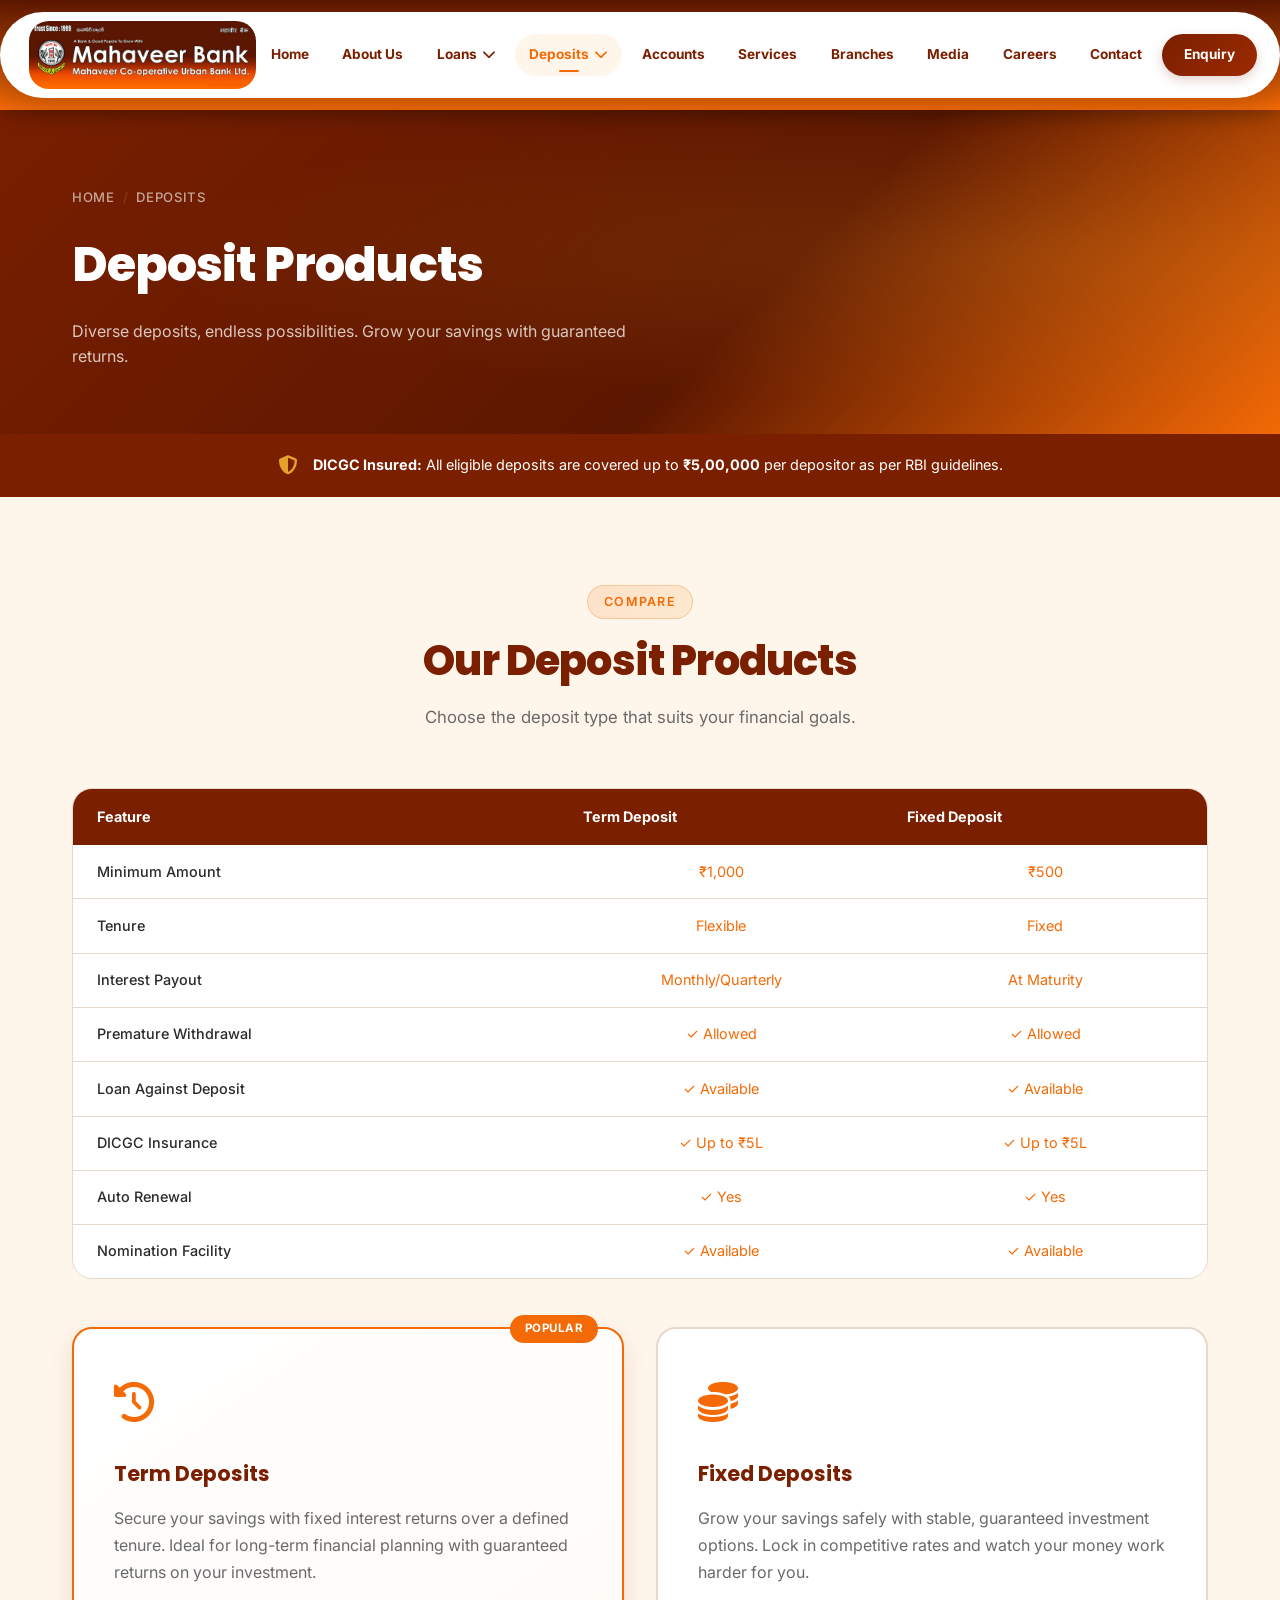
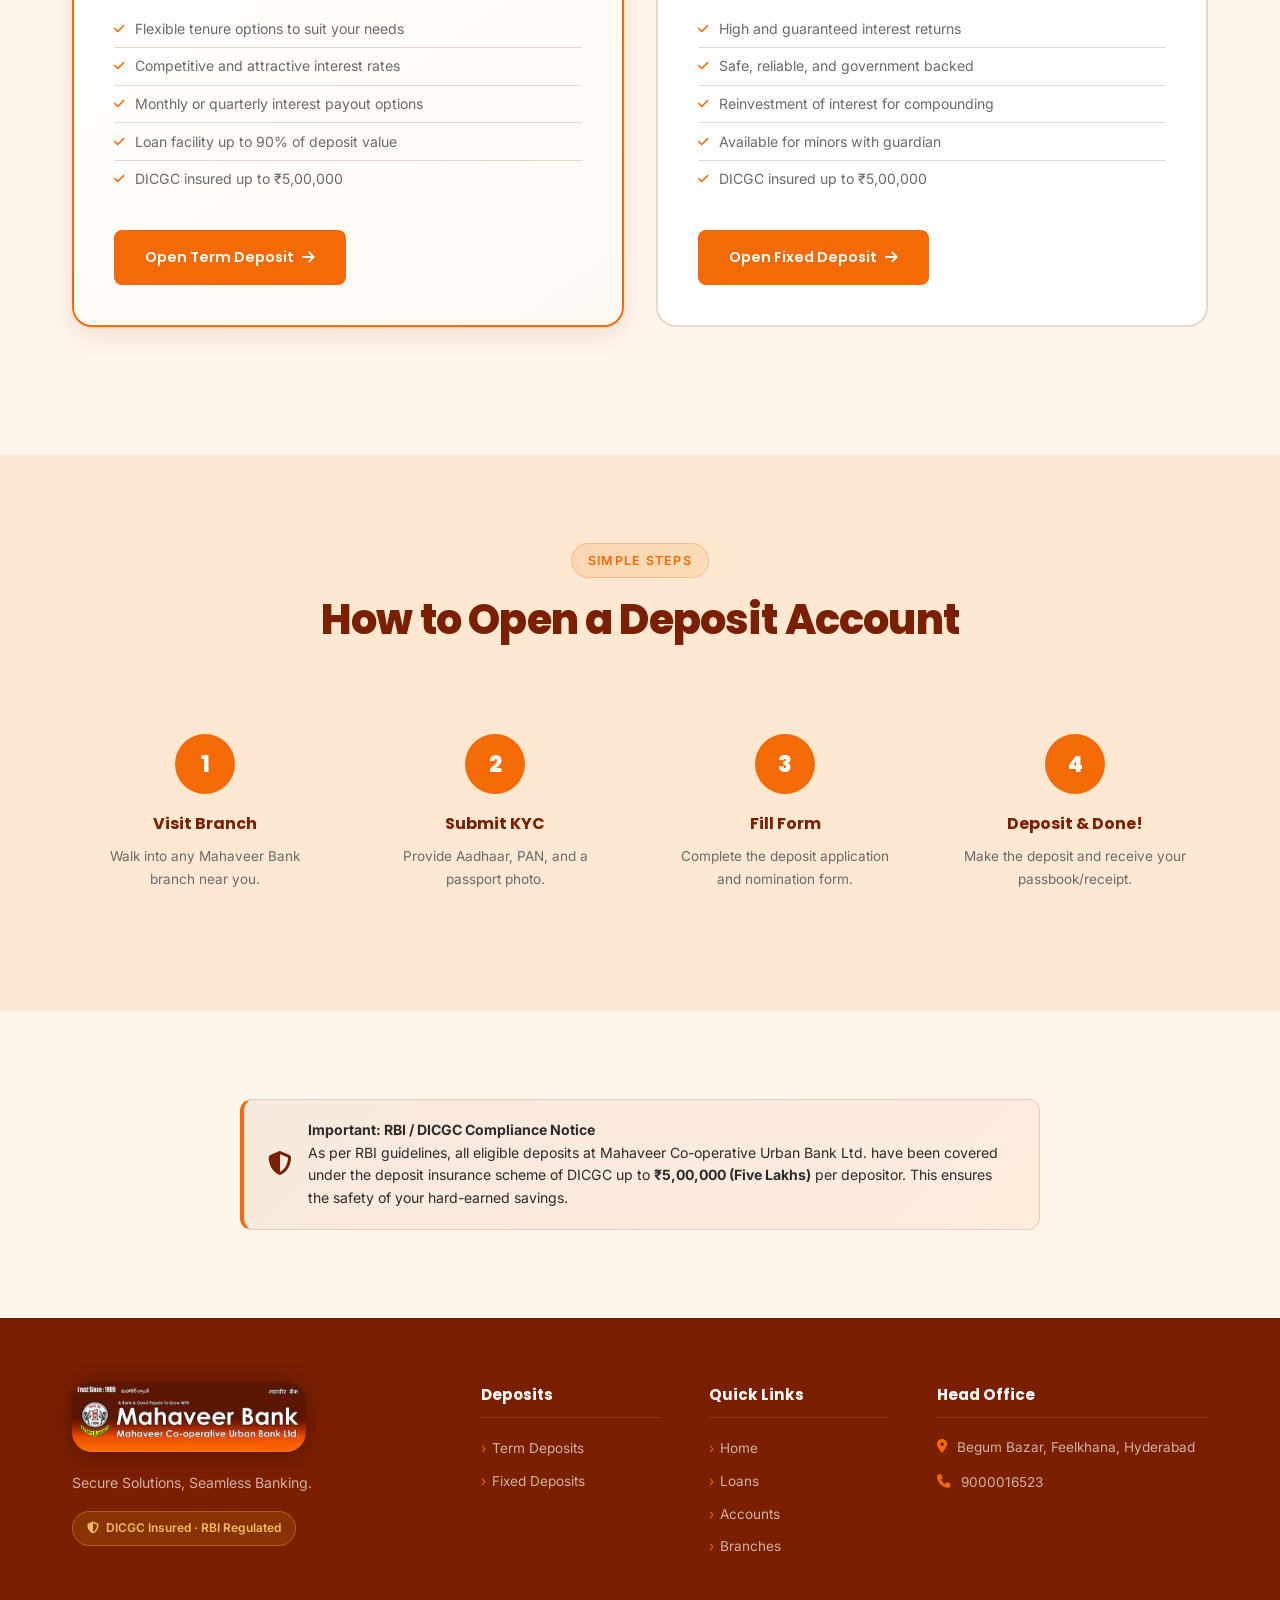
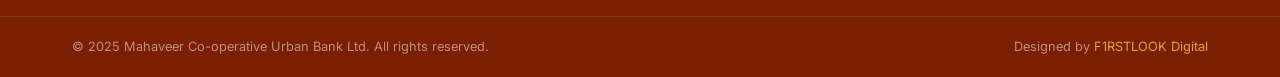
<file: deposits.html>
<!DOCTYPE html>
<html lang="en">
<head>
  <meta charset="UTF-8" />
  <meta name="viewport" content="width=device-width, initial-scale=1.0" />
  <meta name="description" content="Deposits at Mahaveer Bank – Term Deposits, Fixed Deposits with competitive interest rates. DICGC insured up to ₹5 Lakhs." />
  <title>Deposits | Mahaveer Co-operative Urban Bank Ltd.</title>
  <link rel="stylesheet" href="css/style.css" />
  <link rel="stylesheet" href="css/pages.css" />
  <link href="https://fonts.googleapis.com/css2?family=Poppins:wght@300;400;500;600;700;800&family=Inter:wght@300;400;500;600&display=swap" rel="stylesheet" />
  <link rel="stylesheet" href="https://cdnjs.cloudflare.com/ajax/libs/font-awesome/6.5.0/css/all.min.css" />
</head>
<body>
  <header class="navbar" id="navbar">
    <div class="nav-container">
      <a href="index.html" class="nav-logo">
        <img src="assets/logo-new.png" alt="Mahaveer Bank" class="nav-logo-img" />
      </a>
      <nav class="nav-menu" id="navMenu">
        <a href="index.html" class="nav-link">Home</a>
        <a href="about.html" class="nav-link">About Us</a>
        <div class="nav-dropdown"><a href="loans.html" class="nav-link dropdown-trigger">Loans <i class="fas fa-chevron-down"></i></a><div class="dropdown-menu"><a href="loans.html#gold-loan">Gold Loan</a><a href="loans.html#business-loan">Business Loan</a><a href="loans.html#housing-loan">Housing Loan</a></div></div>
        <div class="nav-dropdown"><a href="deposits.html" class="nav-link active dropdown-trigger">Deposits <i class="fas fa-chevron-down"></i></a><div class="dropdown-menu"><a href="#term-deposits">Term Deposits</a><a href="#fixed-deposits">Fixed Deposits</a></div></div>
        <a href="accounts.html" class="nav-link">Accounts</a>
        <a href="services.html" class="nav-link">Services</a>
        <a href="branches.html" class="nav-link">Branches</a>
        <a href="media.html" class="nav-link">Media</a>
        <a href="careers.html" class="nav-link">Careers</a>
        <a href="contact.html" class="nav-link">Contact</a>
        <a href="enquiry.html" class="nav-btn-cta">Enquiry</a>
      </nav>
      <button class="hamburger" id="hamburger"><span></span><span></span><span></span></button>
    </div>
  </header>

  <section class="page-hero">
    <div class="container">
      <div class="breadcrumb"><a href="index.html">Home</a><span class="sep">/</span><span>Deposits</span></div>
      <h1>Deposit Products</h1>
      <p>Diverse deposits, endless possibilities. Grow your savings with guaranteed returns.</p>
    </div>
  </section>

  <!-- RBI NOTICE -->
  <section style="background:var(--maroon);padding:1.2rem 0;">
    <div class="container">
      <div style="display:flex;align-items:center;gap:1rem;color:white;justify-content:center;flex-wrap:wrap;text-align:center;">
        <i class="fas fa-shield-halved" style="color:var(--gold);font-size:1.2rem;"></i>
        <span style="font-size:0.9rem;"><strong>DICGC Insured:</strong> All eligible deposits are covered up to <strong>₹5,00,000</strong> per depositor as per RBI guidelines.</span>
      </div>
    </div>
  </section>

  <!-- DEPOSIT COMPARISON -->
  <section class="section">
    <div class="container">
      <div class="section-header">
        <span class="section-tag">Compare</span>
        <h2 class="section-title">Our Deposit Products</h2>
        <p class="section-subtitle">Choose the deposit type that suits your financial goals.</p>
      </div>
      <div class="deposit-comparison" data-aos="fade-up">
        <div class="deposit-comparison-header">
          <div>Feature</div>
          <div>Term Deposit</div>
          <div>Fixed Deposit</div>
        </div>
        <div class="deposit-comparison-row"><div>Minimum Amount</div><div class="check-icon">₹1,000</div><div class="check-icon">₹500</div></div>
        <div class="deposit-comparison-row"><div>Tenure</div><div class="check-icon">Flexible</div><div class="check-icon">Fixed</div></div>
        <div class="deposit-comparison-row"><div>Interest Payout</div><div class="check-icon">Monthly/Quarterly</div><div class="check-icon">At Maturity</div></div>
        <div class="deposit-comparison-row"><div>Premature Withdrawal</div><div class="check-icon">✓ Allowed</div><div class="check-icon">✓ Allowed</div></div>
        <div class="deposit-comparison-row"><div>Loan Against Deposit</div><div class="check-icon">✓ Available</div><div class="check-icon">✓ Available</div></div>
        <div class="deposit-comparison-row"><div>DICGC Insurance</div><div class="check-icon">✓ Up to ₹5L</div><div class="check-icon">✓ Up to ₹5L</div></div>
        <div class="deposit-comparison-row"><div>Auto Renewal</div><div class="check-icon">✓ Yes</div><div class="check-icon">✓ Yes</div></div>
        <div class="deposit-comparison-row"><div>Nomination Facility</div><div class="check-icon">✓ Available</div><div class="check-icon">✓ Available</div></div>
      </div>

      <!-- DEPOSIT CARDS -->
      <div class="deposits-wrapper" style="margin-top:3rem;">
        <div class="deposit-card featured" id="term-deposits" data-aos="fade-right">
          <div class="deposit-icon"><i class="fas fa-clock-rotate-left"></i></div>
          <div class="deposit-tag">Popular</div>
          <h3>Term Deposits</h3>
          <p>Secure your savings with fixed interest returns over a defined tenure. Ideal for long-term financial planning with guaranteed returns on your investment.</p>
          <ul class="deposit-features">
            <li><i class="fas fa-check"></i> Flexible tenure options to suit your needs</li>
            <li><i class="fas fa-check"></i> Competitive and attractive interest rates</li>
            <li><i class="fas fa-check"></i> Monthly or quarterly interest payout options</li>
            <li><i class="fas fa-check"></i> Loan facility up to 90% of deposit value</li>
            <li><i class="fas fa-check"></i> DICGC insured up to ₹5,00,000</li>
          </ul>
          <a href="enquiry.html" class="btn btn-primary">Open Term Deposit <i class="fas fa-arrow-right"></i></a>
        </div>
        <div class="deposit-card" id="fixed-deposits" data-aos="fade-left">
          <div class="deposit-icon"><i class="fas fa-coins"></i></div>
          <h3>Fixed Deposits</h3>
          <p>Grow your savings safely with stable, guaranteed investment options. Lock in competitive rates and watch your money work harder for you.</p>
          <ul class="deposit-features">
            <li><i class="fas fa-check"></i> High and guaranteed interest returns</li>
            <li><i class="fas fa-check"></i> Safe, reliable, and government backed</li>
            <li><i class="fas fa-check"></i> Reinvestment of interest for compounding</li>
            <li><i class="fas fa-check"></i> Available for minors with guardian</li>
            <li><i class="fas fa-check"></i> DICGC insured up to ₹5,00,000</li>
          </ul>
          <a href="enquiry.html" class="btn btn-primary">Open Fixed Deposit <i class="fas fa-arrow-right"></i></a>
        </div>
      </div>
    </div>
  </section>

  <!-- HOW TO OPEN -->
  <section class="section section-alt">
    <div class="container">
      <div class="section-header">
        <span class="section-tag">Simple Steps</span>
        <h2 class="section-title">How to Open a Deposit Account</h2>
      </div>
      <div style="display:grid;grid-template-columns:repeat(4,1fr);gap:1.5rem;" class="steps-grid">
        <div style="text-align:center;padding:2rem 1rem;" data-aos="fade-up">
          <div style="width:60px;height:60px;border-radius:50%;background:var(--orange);color:white;display:flex;align-items:center;justify-content:center;font-size:1.4rem;font-weight:800;font-family:var(--font-head);margin:0 auto 1rem;">1</div>
          <h4 style="font-family:var(--font-head);color:var(--maroon);margin-bottom:0.5rem;">Visit Branch</h4>
          <p style="font-size:0.85rem;color:var(--text-secondary);">Walk into any Mahaveer Bank branch near you.</p>
        </div>
        <div style="text-align:center;padding:2rem 1rem;" data-aos="fade-up" data-delay="150">
          <div style="width:60px;height:60px;border-radius:50%;background:var(--orange);color:white;display:flex;align-items:center;justify-content:center;font-size:1.4rem;font-weight:800;font-family:var(--font-head);margin:0 auto 1rem;">2</div>
          <h4 style="font-family:var(--font-head);color:var(--maroon);margin-bottom:0.5rem;">Submit KYC</h4>
          <p style="font-size:0.85rem;color:var(--text-secondary);">Provide Aadhaar, PAN, and a passport photo.</p>
        </div>
        <div style="text-align:center;padding:2rem 1rem;" data-aos="fade-up" data-delay="300">
          <div style="width:60px;height:60px;border-radius:50%;background:var(--orange);color:white;display:flex;align-items:center;justify-content:center;font-size:1.4rem;font-weight:800;font-family:var(--font-head);margin:0 auto 1rem;">3</div>
          <h4 style="font-family:var(--font-head);color:var(--maroon);margin-bottom:0.5rem;">Fill Form</h4>
          <p style="font-size:0.85rem;color:var(--text-secondary);">Complete the deposit application and nomination form.</p>
        </div>
        <div style="text-align:center;padding:2rem 1rem;" data-aos="fade-up" data-delay="450">
          <div style="width:60px;height:60px;border-radius:50%;background:var(--orange);color:white;display:flex;align-items:center;justify-content:center;font-size:1.4rem;font-weight:800;font-family:var(--font-head);margin:0 auto 1rem;">4</div>
          <h4 style="font-family:var(--font-head);color:var(--maroon);margin-bottom:0.5rem;">Deposit & Done!</h4>
          <p style="font-size:0.85rem;color:var(--text-secondary);">Make the deposit and receive your passbook/receipt.</p>
        </div>
      </div>
    </div>
  </section>

  <!-- RBI FULL NOTICE -->
  <section class="section">
    <div class="container">
      <div class="rbi-notice" style="max-width:800px;margin:0 auto;" data-aos="fade-up">
        <div class="rbi-icon"><i class="fas fa-shield-halved"></i></div>
        <div class="rbi-text">
          <strong>Important: RBI / DICGC Compliance Notice</strong><br/>
          As per RBI guidelines, all eligible deposits at Mahaveer Co-operative Urban Bank Ltd. have been covered under the deposit insurance scheme of DICGC up to <strong>₹5,00,000 (Five Lakhs)</strong> per depositor. This ensures the safety of your hard-earned savings.
        </div>
      </div>
    </div>
  </section>

  <footer class="footer">
    <div class="footer-top"><div class="container"><div class="footer-grid">
      <div class="footer-brand"><a href="index.html" class="footer-logo"><img src="assets/logo-new.png" alt="Mahaveer Bank" class="footer-logo-img" /></a><p>Secure Solutions, Seamless Banking.</p><div class="rbi-tag"><i class="fas fa-shield-halved"></i> DICGC Insured · RBI Regulated</div></div>
      <div class="footer-links"><h4>Deposits</h4><ul><li><a href="#term-deposits">Term Deposits</a></li><li><a href="#fixed-deposits">Fixed Deposits</a></li></ul></div>
      <div class="footer-links"><h4>Quick Links</h4><ul><li><a href="index.html">Home</a></li><li><a href="loans.html">Loans</a></li><li><a href="accounts.html">Accounts</a></li><li><a href="branches.html">Branches</a></li></ul></div>
      <div class="footer-contact"><h4>Head Office</h4><p><i class="fas fa-map-marker-alt"></i> Begum Bazar, Feelkhana, Hyderabad</p><p><i class="fas fa-phone"></i><a href="tel:9000016523">9000016523</a></p></div>
    </div></div></div>
    <div class="footer-bottom"><div class="container"><p>© 2025 Mahaveer Co-operative Urban Bank Ltd. All rights reserved.</p><p>Designed by <a href="#" style="color:#E5A22A;">F1RSTLOOK Digital</a></p></div></div>
  </footer>
  <button class="scroll-top" id="scrollTop"><i class="fas fa-chevron-up"></i></button>
  <script src="js/main.js"></script>
</body>
</html>
</file>
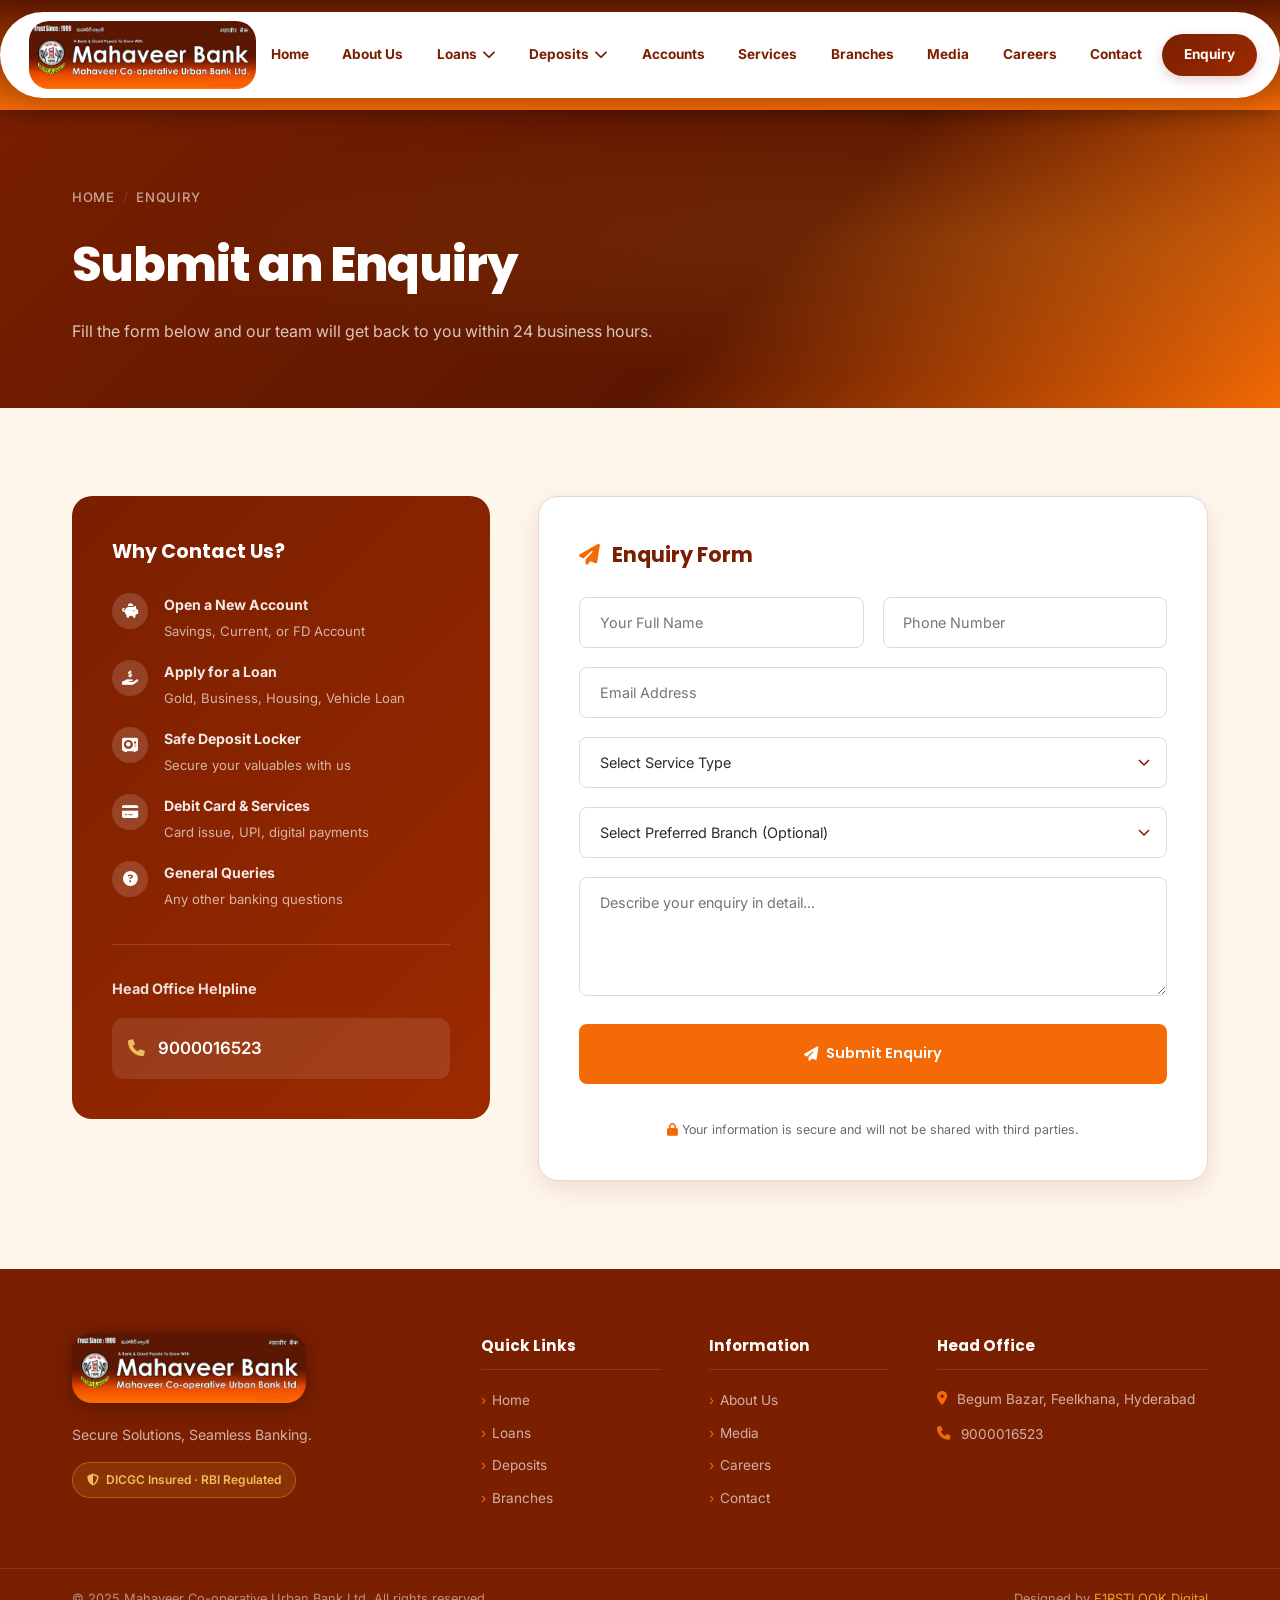
<file: enquiry.html>
<!DOCTYPE html>
<html lang="en">
<head>
  <meta charset="UTF-8" />
  <meta name="viewport" content="width=device-width, initial-scale=1.0" />
  <meta name="description" content="Submit an enquiry to Mahaveer Co-operative Urban Bank – loans, deposits, accounts, and general questions." />
  <title>Enquiry | Mahaveer Co-operative Urban Bank Ltd.</title>
  <link rel="stylesheet" href="css/style.css" />
  <link rel="stylesheet" href="css/pages.css" />
  <link href="https://fonts.googleapis.com/css2?family=Poppins:wght@300;400;500;600;700;800&family=Inter:wght@300;400;500;600&display=swap" rel="stylesheet" />
  <link rel="stylesheet" href="https://cdnjs.cloudflare.com/ajax/libs/font-awesome/6.5.0/css/all.min.css" />
</head>
<body>
  <header class="navbar" id="navbar">
    <div class="nav-container">
      <a href="index.html" class="nav-logo">
        <img src="assets/logo-new.png" alt="Mahaveer Bank" class="nav-logo-img" />
      </a>
      <nav class="nav-menu" id="navMenu">
        <a href="index.html" class="nav-link">Home</a>
        <a href="about.html" class="nav-link">About Us</a>
        <div class="nav-dropdown"><a href="loans.html" class="nav-link dropdown-trigger">Loans <i class="fas fa-chevron-down"></i></a><div class="dropdown-menu"><a href="loans.html#gold-loan">Gold Loan</a><a href="loans.html#business-loan">Business Loan</a></div></div>
        <div class="nav-dropdown"><a href="deposits.html" class="nav-link dropdown-trigger">Deposits <i class="fas fa-chevron-down"></i></a><div class="dropdown-menu"><a href="deposits.html#term-deposits">Term Deposits</a></div></div>
        <a href="accounts.html" class="nav-link">Accounts</a>
        <a href="services.html" class="nav-link">Services</a>
        <a href="branches.html" class="nav-link">Branches</a>
        <a href="media.html" class="nav-link">Media</a>
        <a href="careers.html" class="nav-link">Careers</a>
        <a href="contact.html" class="nav-link">Contact</a>
        <a href="enquiry.html" class="nav-btn-cta">Enquiry</a>
      </nav>
      <button class="hamburger" id="hamburger"><span></span><span></span><span></span></button>
    </div>
  </header>

  <section class="page-hero">
    <div class="container">
      <div class="breadcrumb"><a href="index.html">Home</a><span class="sep">/</span><span>Enquiry</span></div>
      <h1>Submit an Enquiry</h1>
      <p>Fill the form below and our team will get back to you within 24 business hours.</p>
    </div>
  </section>

  <section class="section" id="enquiry-main">
    <div class="container">
      <div class="enquiry-layout">
        <div class="enquiry-info-card" data-aos="fade-right">
          <h3>Why Contact Us?</h3>
          <div class="enquiry-info-list">
            <div class="enquiry-info-item">
              <div class="enquiry-info-icon"><i class="fas fa-piggy-bank"></i></div>
              <div><strong>Open a New Account</strong><span>Savings, Current, or FD Account</span></div>
            </div>
            <div class="enquiry-info-item">
              <div class="enquiry-info-icon"><i class="fas fa-hand-holding-dollar"></i></div>
              <div><strong>Apply for a Loan</strong><span>Gold, Business, Housing, Vehicle Loan</span></div>
            </div>
            <div class="enquiry-info-item">
              <div class="enquiry-info-icon"><i class="fas fa-vault"></i></div>
              <div><strong>Safe Deposit Locker</strong><span>Secure your valuables with us</span></div>
            </div>
            <div class="enquiry-info-item">
              <div class="enquiry-info-icon"><i class="fas fa-credit-card"></i></div>
              <div><strong>Debit Card & Services</strong><span>Card issue, UPI, digital payments</span></div>
            </div>
            <div class="enquiry-info-item">
              <div class="enquiry-info-icon"><i class="fas fa-question-circle"></i></div>
              <div><strong>General Queries</strong><span>Any other banking questions</span></div>
            </div>
          </div>

          <div style="margin-top:2rem;padding-top:2rem;border-top:1px solid rgba(255,255,255,0.15);">
            <h4 style="font-size:0.9rem;margin-bottom:1rem;color:rgba(255,255,255,0.85);">Head Office Helpline</h4>
            <a href="tel:9000016523" style="display:flex;align-items:center;gap:0.8rem;background:rgba(255,255,255,0.1);padding:1rem;border-radius:var(--radius-md);color:white;font-weight:600;font-size:1.05rem;">
              <i class="fas fa-phone" style="color:var(--gold-light);"></i> 9000016523
            </a>
          </div>
        </div>

        <div data-aos="fade-left">
          <div style="background:var(--white);border-radius:var(--radius-lg);padding:2.5rem;border:1px solid var(--divider);box-shadow:var(--shadow-md);">
            <h3 style="font-family:var(--font-head);font-size:1.3rem;font-weight:700;color:var(--maroon);margin-bottom:1.5rem;">
              <i class="fas fa-paper-plane" style="color:var(--orange);margin-right:0.5rem;"></i>
              Enquiry Form
            </h3>
            <form class="enquiry-form" id="enquiryForm" novalidate>
              <div style="display:grid;grid-template-columns:1fr 1fr;gap:1.2rem;">
                <div class="form-group">
                  <input type="text" id="formName" name="name" placeholder="Your Full Name" required />
                  <label for="formName">Full Name</label>
                </div>
                <div class="form-group">
                  <input type="tel" id="formPhone" name="phone" placeholder="Phone Number" required />
                  <label for="formPhone">Phone Number</label>
                </div>
              </div>
              <div class="form-group">
                <input type="email" id="formEmail" name="email" placeholder="Email Address" required />
                <label for="formEmail">Email Address</label>
              </div>
              <div class="form-group">
                <select id="formService" name="service" required>
                  <option value="">Select Service Type</option>
                  <option>Savings Account</option>
                  <option>Current Account</option>
                  <option>Fixed Deposit</option>
                  <option>Term Deposit</option>
                  <option>Gold Loan</option>
                  <option>Business Loan</option>
                  <option>Housing Loan</option>
                  <option>Education Loan</option>
                  <option>Vehicle Loan</option>
                  <option>Industrial Loan</option>
                  <option>Safe Deposit Locker</option>
                  <option>Debit Card</option>
                  <option>Digital Banking / UPI</option>
                  <option>General Enquiry</option>
                  <option>Careers / Job Application</option>
                  <option>Other</option>
                </select>
                <label for="formService">Service Type</label>
              </div>
              <div class="form-group">
                <select id="formBranch" name="branch">
                  <option value="">Select Preferred Branch (Optional)</option>
                  <option>Feelkhana – Head Office</option>
                  <option>Secunderabad</option>
                  <option>Shamshergunj</option>
                  <option>Ameerpet</option>
                  <option>Attapur</option>
                  <option>Nagole</option>
                  <option>Boduppal</option>
                  <option>Medchal</option>
                </select>
                <label for="formBranch">Preferred Branch</label>
              </div>
              <div class="form-group">
                <textarea id="formMessage" name="message" placeholder="Describe your enquiry in detail..." rows="5" required></textarea>
                <label for="formMessage">Your Message</label>
              </div>
              <button type="submit" class="btn btn-primary full-width" id="submitEnquiry" style="padding:1.1rem;">
                <i class="fas fa-paper-plane"></i> Submit Enquiry
              </button>
              <p style="font-size:0.78rem;color:var(--text-secondary);text-align:center;margin-top:1rem;">
                <i class="fas fa-lock" style="color:var(--orange);"></i> Your information is secure and will not be shared with third parties.
              </p>
            </form>
          </div>
        </div>
      </div>
    </div>
  </section>

  <footer class="footer">
    <div class="footer-top"><div class="container"><div class="footer-grid">
      <div class="footer-brand"><a href="index.html" class="footer-logo"><img src="assets/logo-new.png" alt="Mahaveer Bank" class="footer-logo-img" /></a><p>Secure Solutions, Seamless Banking.</p><div class="rbi-tag"><i class="fas fa-shield-halved"></i> DICGC Insured · RBI Regulated</div></div>
      <div class="footer-links"><h4>Quick Links</h4><ul><li><a href="index.html">Home</a></li><li><a href="loans.html">Loans</a></li><li><a href="deposits.html">Deposits</a></li><li><a href="branches.html">Branches</a></li></ul></div>
      <div class="footer-links"><h4>Information</h4><ul><li><a href="about.html">About Us</a></li><li><a href="media.html">Media</a></li><li><a href="careers.html">Careers</a></li><li><a href="contact.html">Contact</a></li></ul></div>
      <div class="footer-contact"><h4>Head Office</h4><p><i class="fas fa-map-marker-alt"></i> Begum Bazar, Feelkhana, Hyderabad</p><p><i class="fas fa-phone"></i><a href="tel:9000016523">9000016523</a></p></div>
    </div></div></div>
    <div class="footer-bottom"><div class="container"><p>© 2025 Mahaveer Co-operative Urban Bank Ltd. All rights reserved.</p><p>Designed by <a href="#" style="color:#E5A22A;">F1RSTLOOK Digital</a></p></div></div>
  </footer>
  <button class="scroll-top" id="scrollTop"><i class="fas fa-chevron-up"></i></button>
  <script src="js/main.js"></script>
</body>
</html>
</file>
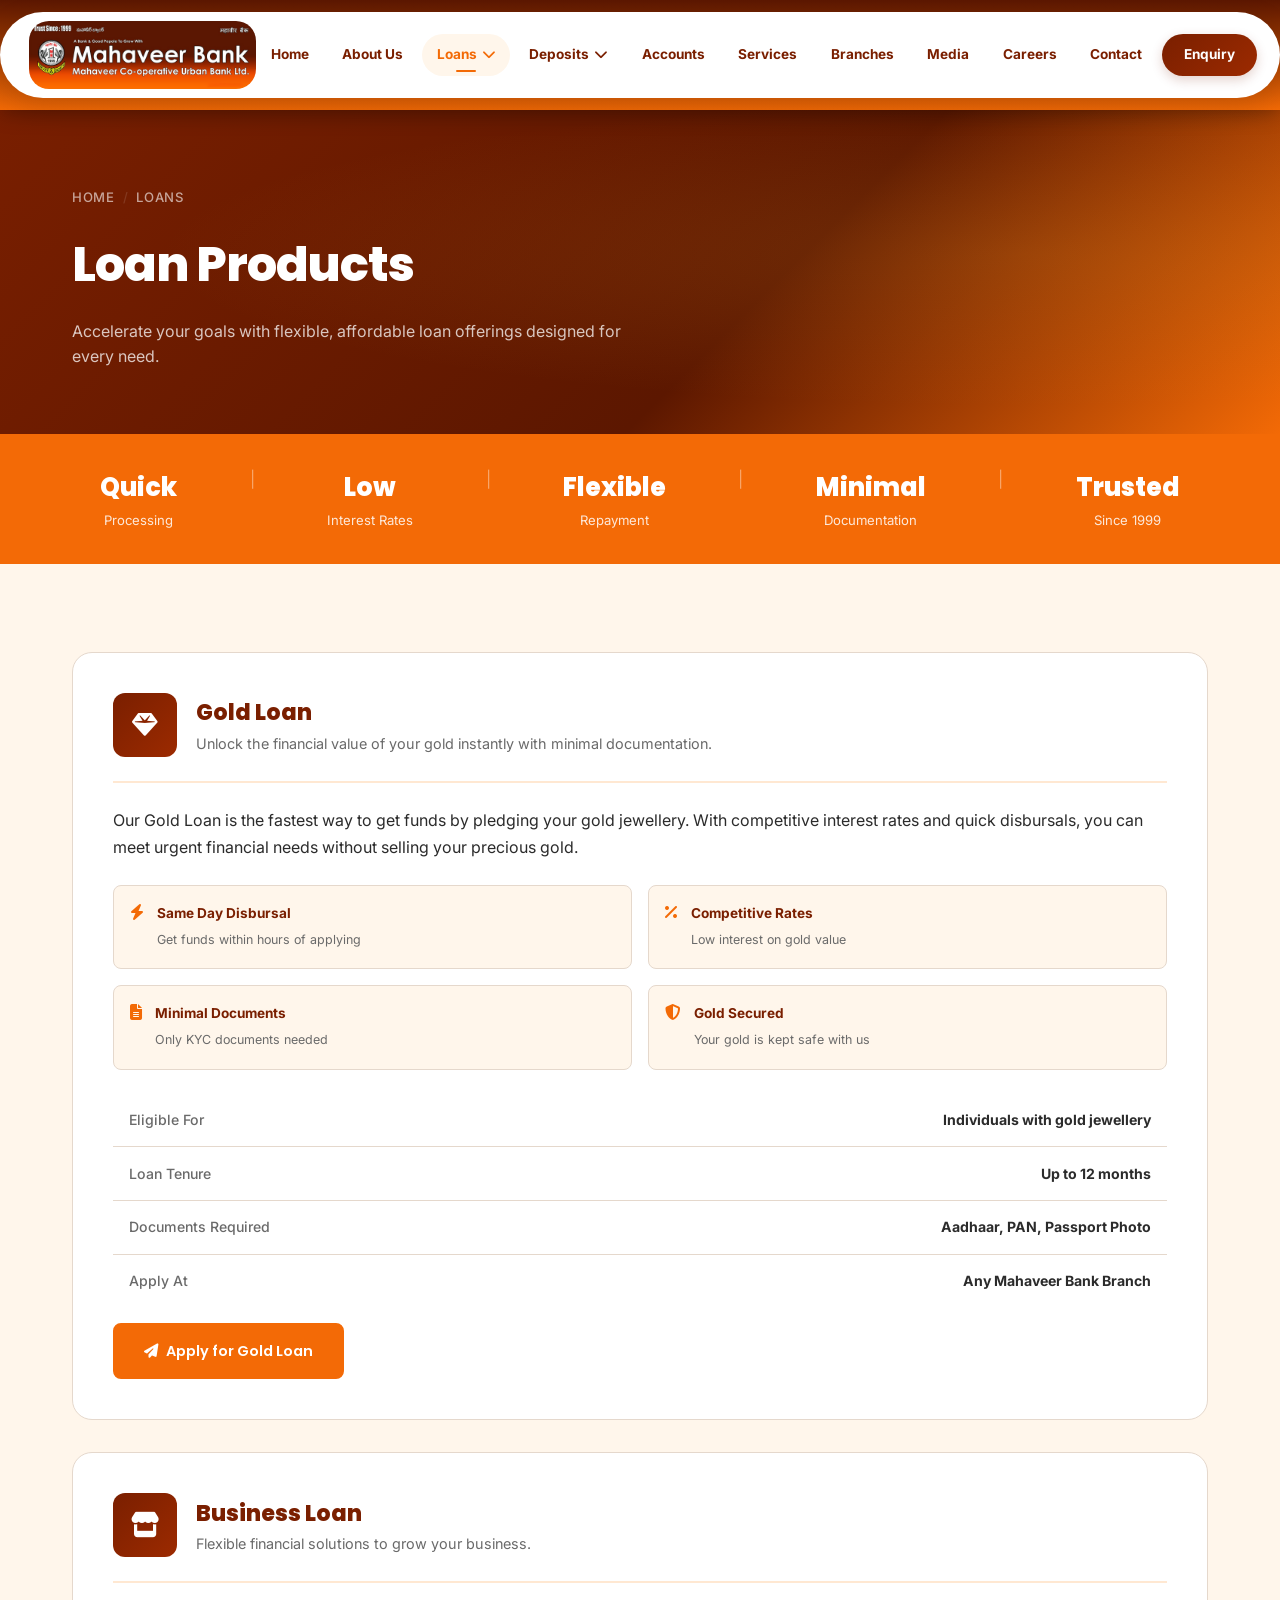
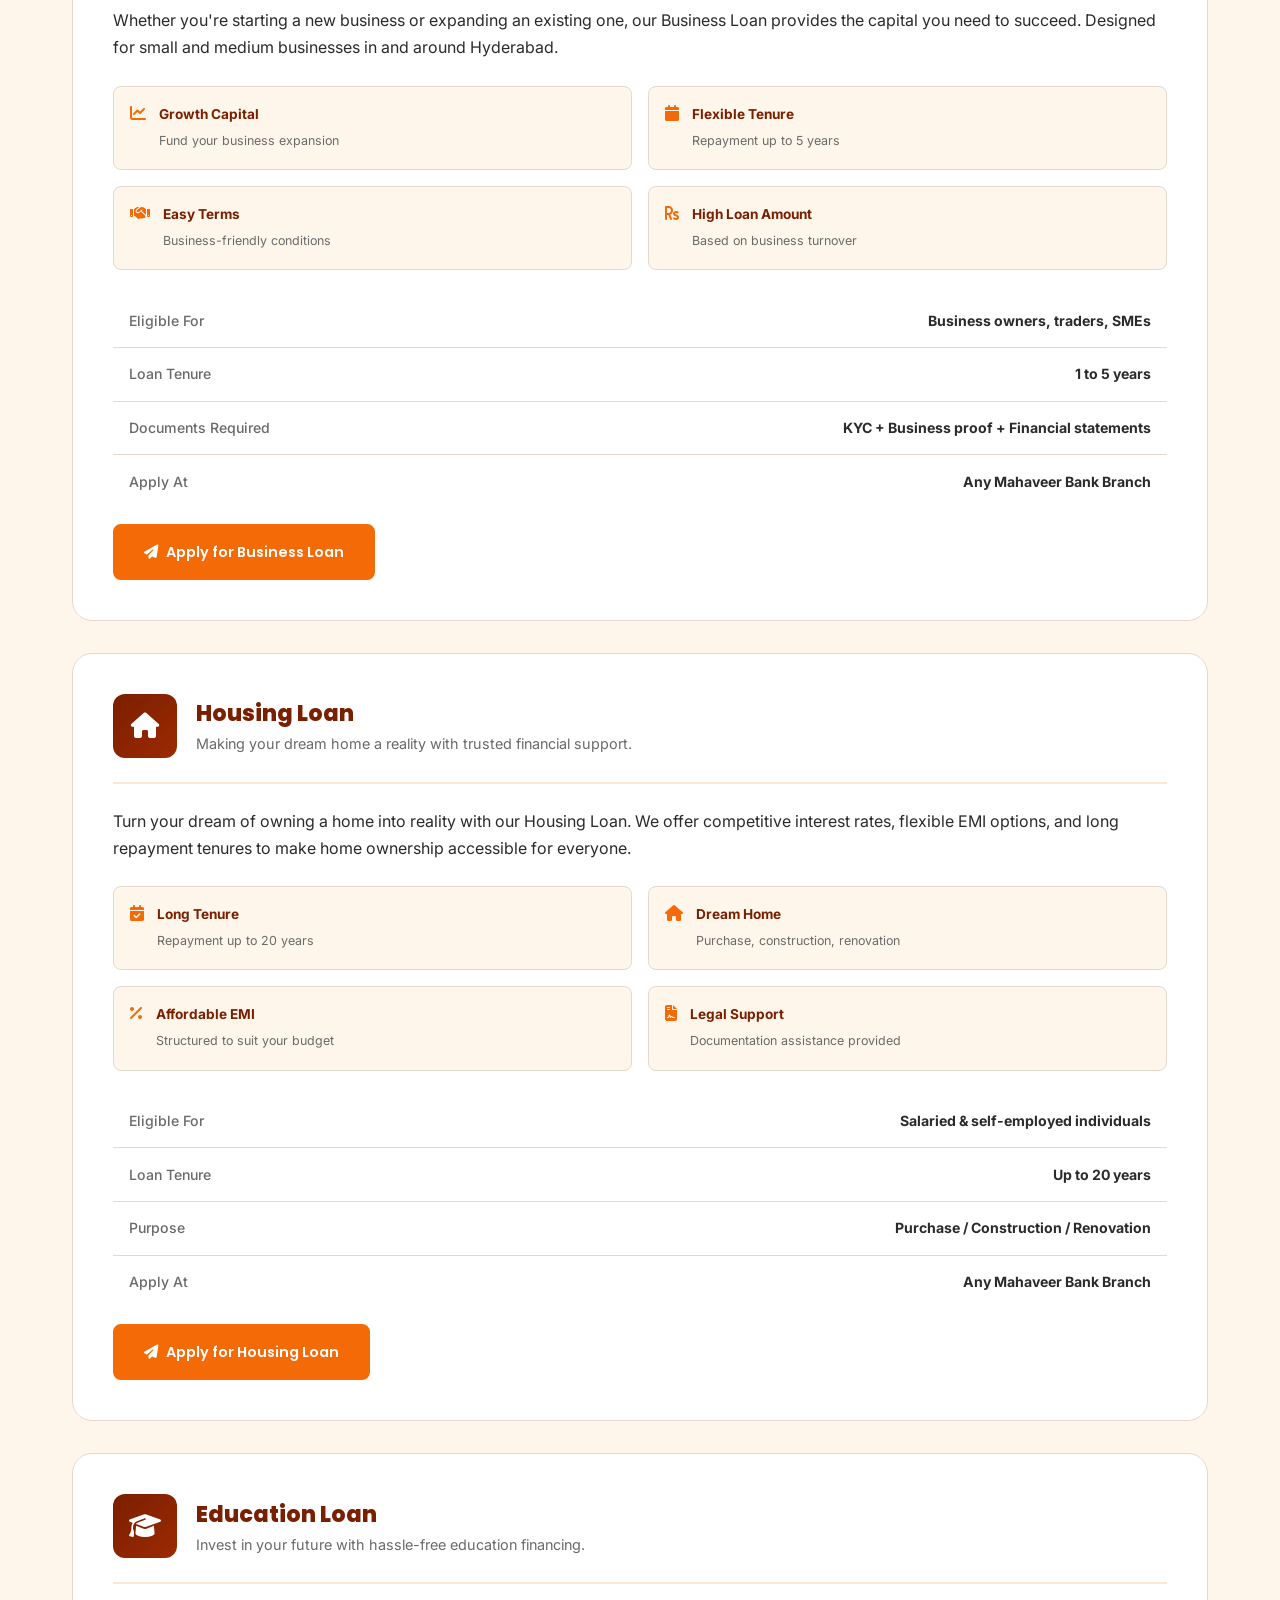
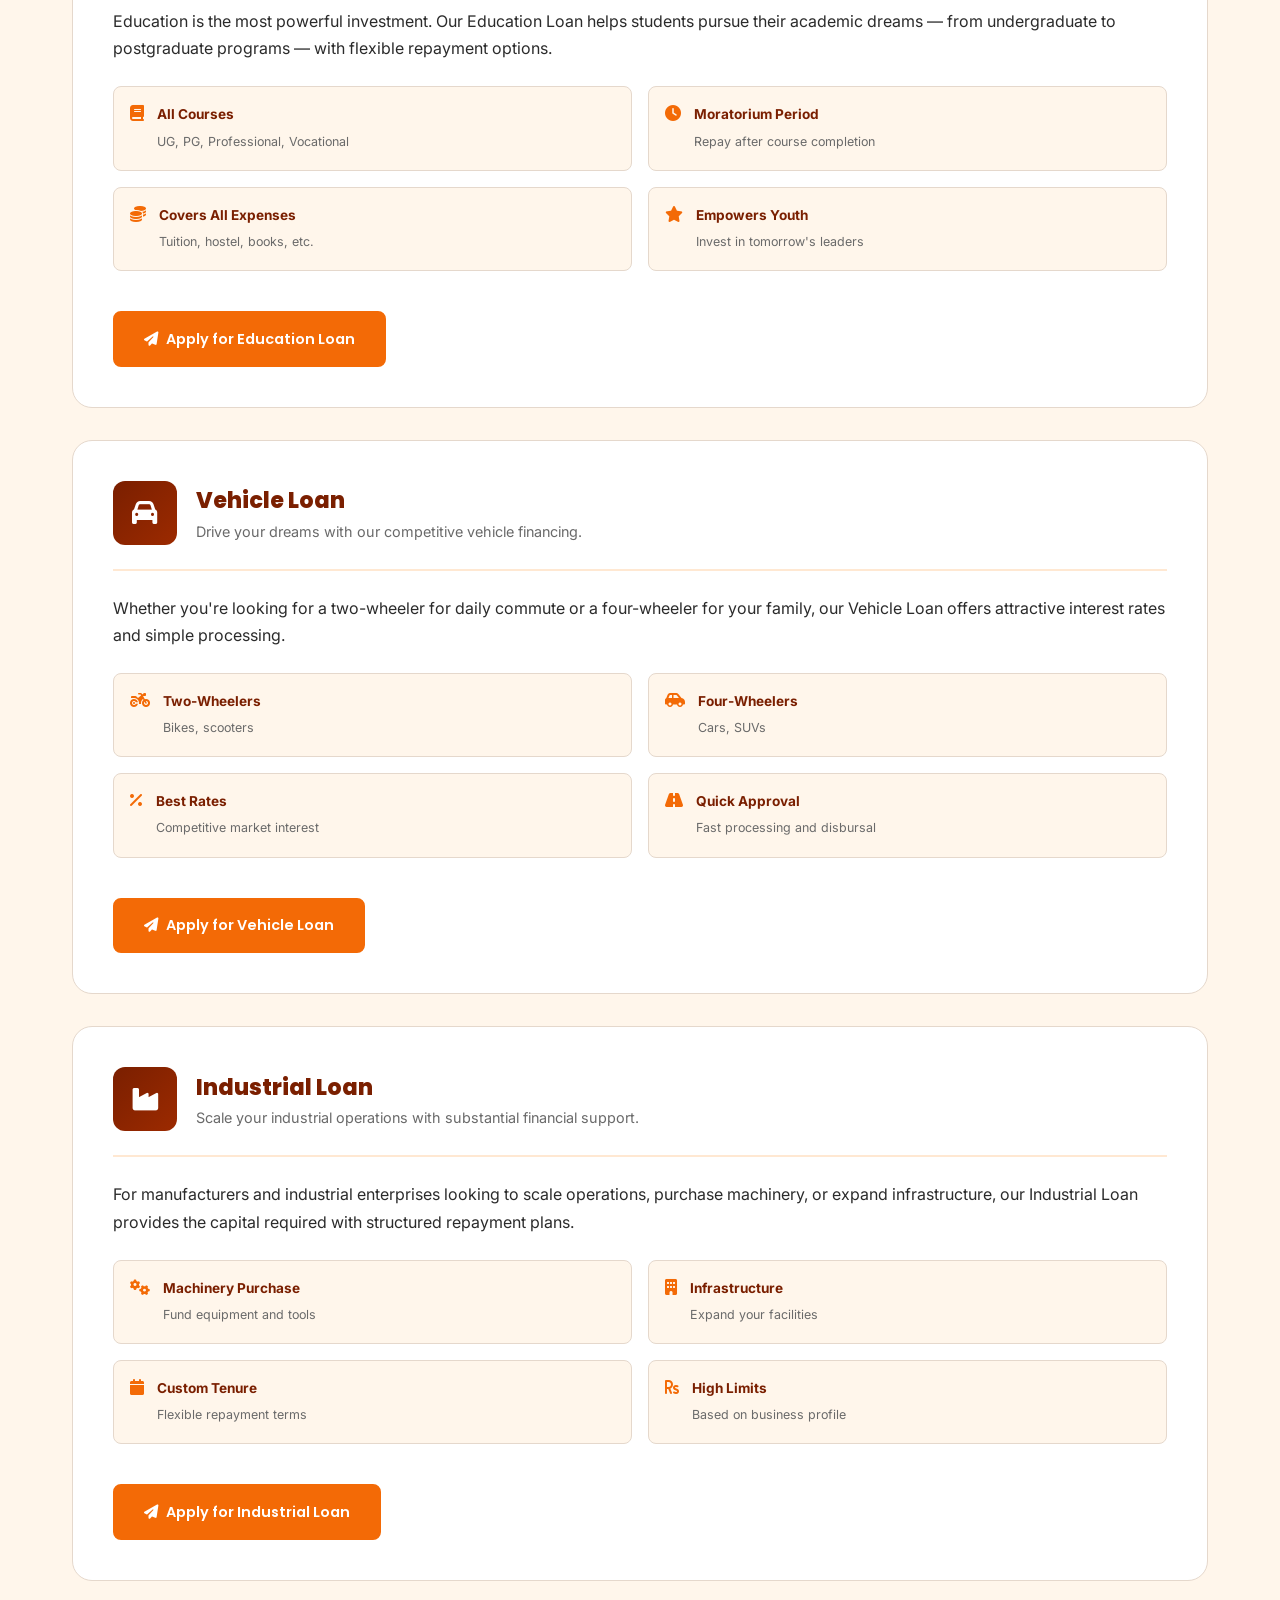
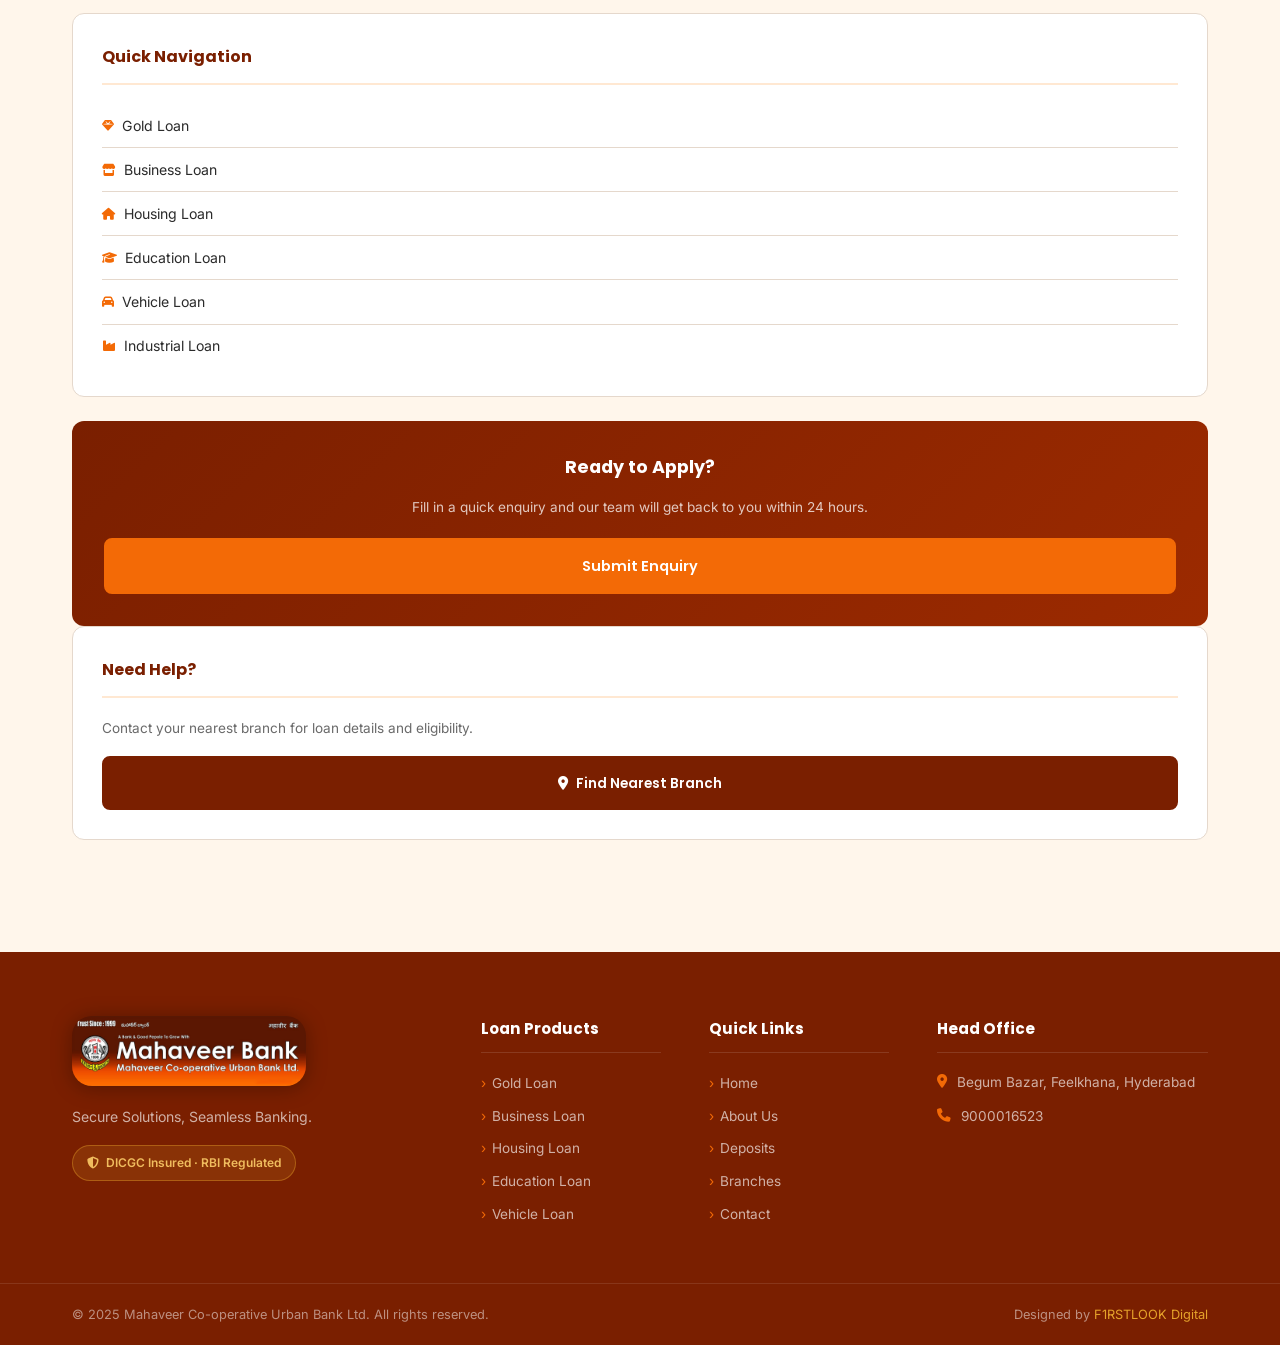
<file: loans.html>
<!DOCTYPE html>
<html lang="en">
<head>
  <meta charset="UTF-8" />
  <meta name="viewport" content="width=device-width, initial-scale=1.0" />
  <meta name="description" content="Mahaveer Bank Loans – Gold Loan, Business Loan, Housing Loan, Education Loan, Vehicle Loan, Industrial Loan. Apply now in Hyderabad." />
  <title>Loans | Mahaveer Co-operative Urban Bank Ltd.</title>
  <link rel="stylesheet" href="css/style.css" />
  <link rel="stylesheet" href="css/pages.css" />
  <link href="https://fonts.googleapis.com/css2?family=Poppins:wght@300;400;500;600;700;800&family=Inter:wght@300;400;500;600&display=swap" rel="stylesheet" />
  <link rel="stylesheet" href="https://cdnjs.cloudflare.com/ajax/libs/font-awesome/6.5.0/css/all.min.css" />
</head>
<body>
  <!-- NAVBAR -->
  <header class="navbar" id="navbar">
    <div class="nav-container">
      <a href="index.html" class="nav-logo">
        <img src="assets/logo-new.png" alt="Mahaveer Bank" class="nav-logo-img" />
      </a>
      <nav class="nav-menu" id="navMenu">
        <a href="index.html" class="nav-link">Home</a>
        <a href="about.html" class="nav-link">About Us</a>
        <div class="nav-dropdown"><a href="loans.html" class="nav-link active dropdown-trigger">Loans <i class="fas fa-chevron-down"></i></a><div class="dropdown-menu"><a href="#gold-loan">Gold Loan</a><a href="#business-loan">Business Loan</a><a href="#housing-loan">Housing Loan</a><a href="#education-loan">Education Loan</a><a href="#vehicle-loan">Vehicle Loan</a><a href="#industrial-loan">Industrial Loan</a></div></div>
        <div class="nav-dropdown"><a href="deposits.html" class="nav-link dropdown-trigger">Deposits <i class="fas fa-chevron-down"></i></a><div class="dropdown-menu"><a href="deposits.html#term-deposits">Term Deposits</a><a href="deposits.html#fixed-deposits">Fixed Deposits</a></div></div>
        <a href="accounts.html" class="nav-link">Accounts</a>
        <a href="services.html" class="nav-link">Services</a>
        <a href="branches.html" class="nav-link">Branches</a>
        <a href="media.html" class="nav-link">Media</a>
        <a href="careers.html" class="nav-link">Careers</a>
        <a href="contact.html" class="nav-link">Contact</a>
        <a href="enquiry.html" class="nav-btn-cta">Enquiry</a>
      </nav>
      <button class="hamburger" id="hamburger"><span></span><span></span><span></span></button>
    </div>
  </header>

  <!-- PAGE HERO -->
  <section class="page-hero">
    <div class="container">
      <div class="breadcrumb"><a href="index.html">Home</a><span class="sep">/</span><span>Loans</span></div>
      <h1>Loan Products</h1>
      <p>Accelerate your goals with flexible, affordable loan offerings designed for every need.</p>
    </div>
  </section>

  <!-- LOAN OVERVIEW STRIP -->
  <section style="background:var(--orange);padding:2rem 0;">
    <div class="container">
      <div style="display:flex;justify-content:space-around;flex-wrap:wrap;gap:1rem;text-align:center;">
        <div style="color:white;"><div style="font-size:1.6rem;font-weight:800;font-family:var(--font-head);">Quick</div><div style="font-size:0.82rem;opacity:0.85;">Processing</div></div>
        <div style="color:white;opacity:0.4;">|</div>
        <div style="color:white;"><div style="font-size:1.6rem;font-weight:800;font-family:var(--font-head);">Low</div><div style="font-size:0.82rem;opacity:0.85;">Interest Rates</div></div>
        <div style="color:white;opacity:0.4;">|</div>
        <div style="color:white;"><div style="font-size:1.6rem;font-weight:800;font-family:var(--font-head);">Flexible</div><div style="font-size:0.82rem;opacity:0.85;">Repayment</div></div>
        <div style="color:white;opacity:0.4;">|</div>
        <div style="color:white;"><div style="font-size:1.6rem;font-weight:800;font-family:var(--font-head);">Minimal</div><div style="font-size:0.82rem;opacity:0.85;">Documentation</div></div>
        <div style="color:white;opacity:0.4;">|</div>
        <div style="color:white;"><div style="font-size:1.6rem;font-weight:800;font-family:var(--font-head);">Trusted</div><div style="font-size:0.82rem;opacity:0.85;">Since 1999</div></div>
      </div>
    </div>
  </section>

  <!-- LOANS CONTENT -->
  <section class="section" id="loans-main">
    <div class="container">
      <div class="loan-detail-grid">
        <!-- MAIN CONTENT -->
        <div class="loan-detail-main">

          <!-- GOLD LOAN -->
          <div class="loan-item" id="gold-loan" data-aos="fade-up">
            <div class="loan-item-header">
              <div class="loan-item-icon"><i class="fas fa-gem"></i></div>
              <div>
                <h2>Gold Loan</h2>
                <p>Unlock the financial value of your gold instantly with minimal documentation.</p>
              </div>
            </div>
            <p>Our Gold Loan is the fastest way to get funds by pledging your gold jewellery. With competitive interest rates and quick disbursals, you can meet urgent financial needs without selling your precious gold.</p>
            <div class="loan-benefits">
              <div class="benefit-item"><i class="fas fa-bolt"></i><div><strong>Same Day Disbursal</strong><span>Get funds within hours of applying</span></div></div>
              <div class="benefit-item"><i class="fas fa-percent"></i><div><strong>Competitive Rates</strong><span>Low interest on gold value</span></div></div>
              <div class="benefit-item"><i class="fas fa-file-alt"></i><div><strong>Minimal Documents</strong><span>Only KYC documents needed</span></div></div>
              <div class="benefit-item"><i class="fas fa-shield-halved"></i><div><strong>Gold Secured</strong><span>Your gold is kept safe with us</span></div></div>
            </div>
            <table class="info-table">
              <tr><td>Eligible For</td><td>Individuals with gold jewellery</td></tr>
              <tr><td>Loan Tenure</td><td>Up to 12 months</td></tr>
              <tr><td>Documents Required</td><td>Aadhaar, PAN, Passport Photo</td></tr>
              <tr><td>Apply At</td><td>Any Mahaveer Bank Branch</td></tr>
            </table>
            <a href="enquiry.html" class="btn btn-primary apply-loan-btn"><i class="fas fa-paper-plane"></i> Apply for Gold Loan</a>
          </div>

          <!-- BUSINESS LOAN -->
          <div class="loan-item" id="business-loan" data-aos="fade-up">
            <div class="loan-item-header">
              <div class="loan-item-icon"><i class="fas fa-store"></i></div>
              <div><h2>Business Loan</h2><p>Flexible financial solutions to grow your business.</p></div>
            </div>
            <p>Whether you're starting a new business or expanding an existing one, our Business Loan provides the capital you need to succeed. Designed for small and medium businesses in and around Hyderabad.</p>
            <div class="loan-benefits">
              <div class="benefit-item"><i class="fas fa-chart-line"></i><div><strong>Growth Capital</strong><span>Fund your business expansion</span></div></div>
              <div class="benefit-item"><i class="fas fa-calendar"></i><div><strong>Flexible Tenure</strong><span>Repayment up to 5 years</span></div></div>
              <div class="benefit-item"><i class="fas fa-handshake"></i><div><strong>Easy Terms</strong><span>Business-friendly conditions</span></div></div>
              <div class="benefit-item"><i class="fas fa-rupee-sign"></i><div><strong>High Loan Amount</strong><span>Based on business turnover</span></div></div>
            </div>
            <table class="info-table">
              <tr><td>Eligible For</td><td>Business owners, traders, SMEs</td></tr>
              <tr><td>Loan Tenure</td><td>1 to 5 years</td></tr>
              <tr><td>Documents Required</td><td>KYC + Business proof + Financial statements</td></tr>
              <tr><td>Apply At</td><td>Any Mahaveer Bank Branch</td></tr>
            </table>
            <a href="enquiry.html" class="btn btn-primary apply-loan-btn"><i class="fas fa-paper-plane"></i> Apply for Business Loan</a>
          </div>

          <!-- HOUSING LOAN -->
          <div class="loan-item" id="housing-loan" data-aos="fade-up">
            <div class="loan-item-header">
              <div class="loan-item-icon"><i class="fas fa-house"></i></div>
              <div><h2>Housing Loan</h2><p>Making your dream home a reality with trusted financial support.</p></div>
            </div>
            <p>Turn your dream of owning a home into reality with our Housing Loan. We offer competitive interest rates, flexible EMI options, and long repayment tenures to make home ownership accessible for everyone.</p>
            <div class="loan-benefits">
              <div class="benefit-item"><i class="fas fa-calendar-check"></i><div><strong>Long Tenure</strong><span>Repayment up to 20 years</span></div></div>
              <div class="benefit-item"><i class="fas fa-home"></i><div><strong>Dream Home</strong><span>Purchase, construction, renovation</span></div></div>
              <div class="benefit-item"><i class="fas fa-percent"></i><div><strong>Affordable EMI</strong><span>Structured to suit your budget</span></div></div>
              <div class="benefit-item"><i class="fas fa-file-contract"></i><div><strong>Legal Support</strong><span>Documentation assistance provided</span></div></div>
            </div>
            <table class="info-table">
              <tr><td>Eligible For</td><td>Salaried & self-employed individuals</td></tr>
              <tr><td>Loan Tenure</td><td>Up to 20 years</td></tr>
              <tr><td>Purpose</td><td>Purchase / Construction / Renovation</td></tr>
              <tr><td>Apply At</td><td>Any Mahaveer Bank Branch</td></tr>
            </table>
            <a href="enquiry.html" class="btn btn-primary apply-loan-btn"><i class="fas fa-paper-plane"></i> Apply for Housing Loan</a>
          </div>

          <!-- EDUCATION LOAN -->
          <div class="loan-item" id="education-loan" data-aos="fade-up">
            <div class="loan-item-header">
              <div class="loan-item-icon"><i class="fas fa-graduation-cap"></i></div>
              <div><h2>Education Loan</h2><p>Invest in your future with hassle-free education financing.</p></div>
            </div>
            <p>Education is the most powerful investment. Our Education Loan helps students pursue their academic dreams — from undergraduate to postgraduate programs — with flexible repayment options.</p>
            <div class="loan-benefits">
              <div class="benefit-item"><i class="fas fa-book"></i><div><strong>All Courses</strong><span>UG, PG, Professional, Vocational</span></div></div>
              <div class="benefit-item"><i class="fas fa-clock"></i><div><strong>Moratorium Period</strong><span>Repay after course completion</span></div></div>
              <div class="benefit-item"><i class="fas fa-coins"></i><div><strong>Covers All Expenses</strong><span>Tuition, hostel, books, etc.</span></div></div>
              <div class="benefit-item"><i class="fas fa-star"></i><div><strong>Empowers Youth</strong><span>Invest in tomorrow's leaders</span></div></div>
            </div>
            <a href="enquiry.html" class="btn btn-primary apply-loan-btn"><i class="fas fa-paper-plane"></i> Apply for Education Loan</a>
          </div>

          <!-- VEHICLE LOAN -->
          <div class="loan-item" id="vehicle-loan" data-aos="fade-up">
            <div class="loan-item-header">
              <div class="loan-item-icon"><i class="fas fa-car"></i></div>
              <div><h2>Vehicle Loan</h2><p>Drive your dreams with our competitive vehicle financing.</p></div>
            </div>
            <p>Whether you're looking for a two-wheeler for daily commute or a four-wheeler for your family, our Vehicle Loan offers attractive interest rates and simple processing.</p>
            <div class="loan-benefits">
              <div class="benefit-item"><i class="fas fa-motorcycle"></i><div><strong>Two-Wheelers</strong><span>Bikes, scooters</span></div></div>
              <div class="benefit-item"><i class="fas fa-car-side"></i><div><strong>Four-Wheelers</strong><span>Cars, SUVs</span></div></div>
              <div class="benefit-item"><i class="fas fa-percent"></i><div><strong>Best Rates</strong><span>Competitive market interest</span></div></div>
              <div class="benefit-item"><i class="fas fa-road"></i><div><strong>Quick Approval</strong><span>Fast processing and disbursal</span></div></div>
            </div>
            <a href="enquiry.html" class="btn btn-primary apply-loan-btn"><i class="fas fa-paper-plane"></i> Apply for Vehicle Loan</a>
          </div>

          <!-- INDUSTRIAL LOAN -->
          <div class="loan-item" id="industrial-loan" data-aos="fade-up">
            <div class="loan-item-header">
              <div class="loan-item-icon"><i class="fas fa-industry"></i></div>
              <div><h2>Industrial Loan</h2><p>Scale your industrial operations with substantial financial support.</p></div>
            </div>
            <p>For manufacturers and industrial enterprises looking to scale operations, purchase machinery, or expand infrastructure, our Industrial Loan provides the capital required with structured repayment plans.</p>
            <div class="loan-benefits">
              <div class="benefit-item"><i class="fas fa-cogs"></i><div><strong>Machinery Purchase</strong><span>Fund equipment and tools</span></div></div>
              <div class="benefit-item"><i class="fas fa-building"></i><div><strong>Infrastructure</strong><span>Expand your facilities</span></div></div>
              <div class="benefit-item"><i class="fas fa-calendar"></i><div><strong>Custom Tenure</strong><span>Flexible repayment terms</span></div></div>
              <div class="benefit-item"><i class="fas fa-rupee-sign"></i><div><strong>High Limits</strong><span>Based on business profile</span></div></div>
            </div>
            <a href="enquiry.html" class="btn btn-primary apply-loan-btn"><i class="fas fa-paper-plane"></i> Apply for Industrial Loan</a>
          </div>

        </div>

        <!-- SIDEBAR -->
        <div class="loan-detail-sidebar">
          <div class="sidebar-widget" data-aos="fade-left">
            <h3>Quick Navigation</h3>
            <ul>
              <li><i class="fas fa-gem"></i><a href="#gold-loan">Gold Loan</a></li>
              <li><i class="fas fa-store"></i><a href="#business-loan">Business Loan</a></li>
              <li><i class="fas fa-house"></i><a href="#housing-loan">Housing Loan</a></li>
              <li><i class="fas fa-graduation-cap"></i><a href="#education-loan">Education Loan</a></li>
              <li><i class="fas fa-car"></i><a href="#vehicle-loan">Vehicle Loan</a></li>
              <li><i class="fas fa-industry"></i><a href="#industrial-loan">Industrial Loan</a></li>
            </ul>
          </div>
          <div class="sidebar-cta" data-aos="fade-left" data-delay="100">
            <h3>Ready to Apply?</h3>
            <p>Fill in a quick enquiry and our team will get back to you within 24 hours.</p>
            <a href="enquiry.html" class="btn btn-primary">Submit Enquiry</a>
          </div>
          <div class="sidebar-widget" data-aos="fade-left" data-delay="200">
            <h3>Need Help?</h3>
            <p style="font-size:0.85rem;color:var(--text-secondary);margin-bottom:1rem;">Contact your nearest branch for loan details and eligibility.</p>
            <a href="branches.html" class="btn btn-maroon" style="width:100%;justify-content:center;font-size:0.85rem;"><i class="fas fa-location-dot"></i> Find Nearest Branch</a>
          </div>
        </div>
      </div>
    </div>
  </section>

  <!-- FOOTER -->
  <footer class="footer">
    <div class="footer-top"><div class="container"><div class="footer-grid">
      <div class="footer-brand"><a href="index.html" class="footer-logo"><img src="assets/logo-new.png" alt="Mahaveer Bank" class="footer-logo-img" /></a><p>Secure Solutions, Seamless Banking.</p><div class="rbi-tag"><i class="fas fa-shield-halved"></i> DICGC Insured · RBI Regulated</div></div>
      <div class="footer-links"><h4>Loan Products</h4><ul><li><a href="#gold-loan">Gold Loan</a></li><li><a href="#business-loan">Business Loan</a></li><li><a href="#housing-loan">Housing Loan</a></li><li><a href="#education-loan">Education Loan</a></li><li><a href="#vehicle-loan">Vehicle Loan</a></li></ul></div>
      <div class="footer-links"><h4>Quick Links</h4><ul><li><a href="index.html">Home</a></li><li><a href="about.html">About Us</a></li><li><a href="deposits.html">Deposits</a></li><li><a href="branches.html">Branches</a></li><li><a href="contact.html">Contact</a></li></ul></div>
      <div class="footer-contact"><h4>Head Office</h4><p><i class="fas fa-map-marker-alt"></i> Begum Bazar, Feelkhana, Hyderabad</p><p><i class="fas fa-phone"></i><a href="tel:9000016523">9000016523</a></p></div>
    </div></div></div>
    <div class="footer-bottom"><div class="container"><p>© 2025 Mahaveer Co-operative Urban Bank Ltd. All rights reserved.</p><p>Designed by <a href="#" style="color:#E5A22A;">F1RSTLOOK Digital</a></p></div></div>
  </footer>
  <button class="scroll-top" id="scrollTop"><i class="fas fa-chevron-up"></i></button>
  <script src="js/main.js"></script>
</body>
</html>
</file>
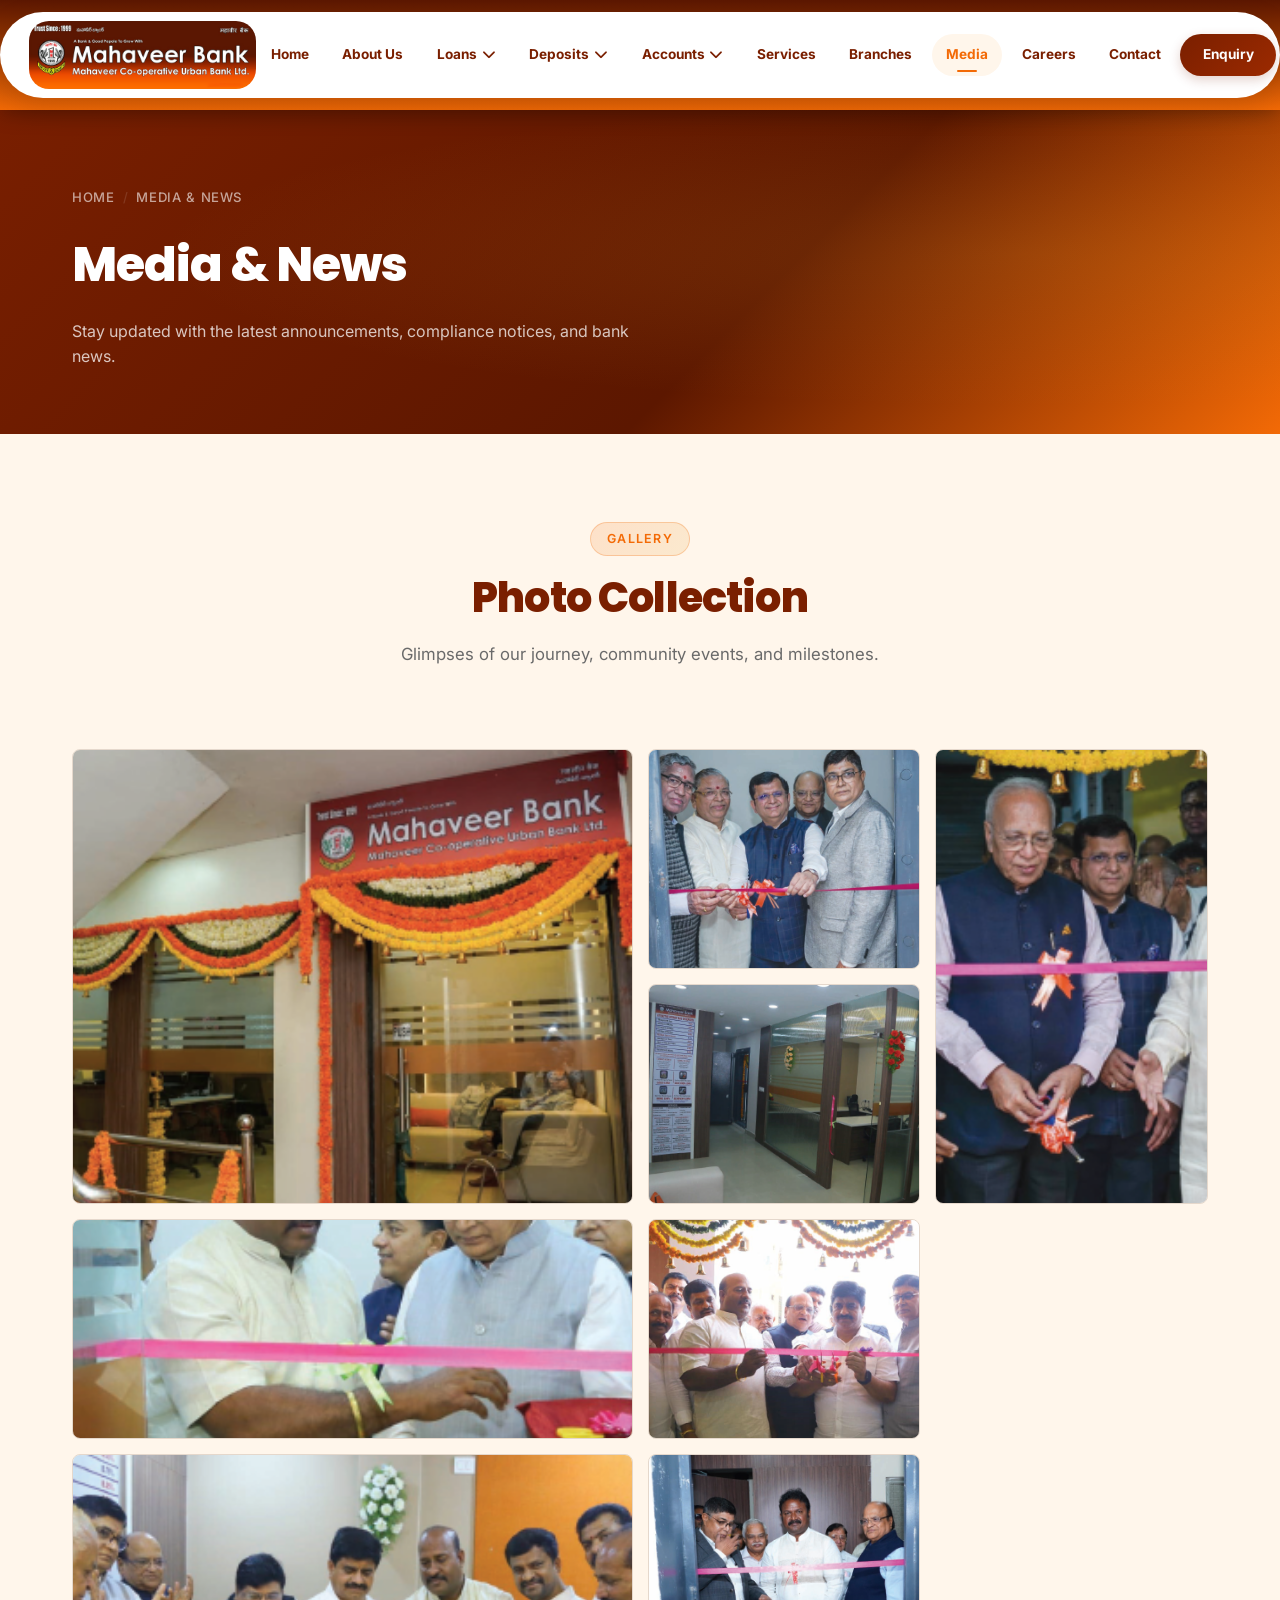
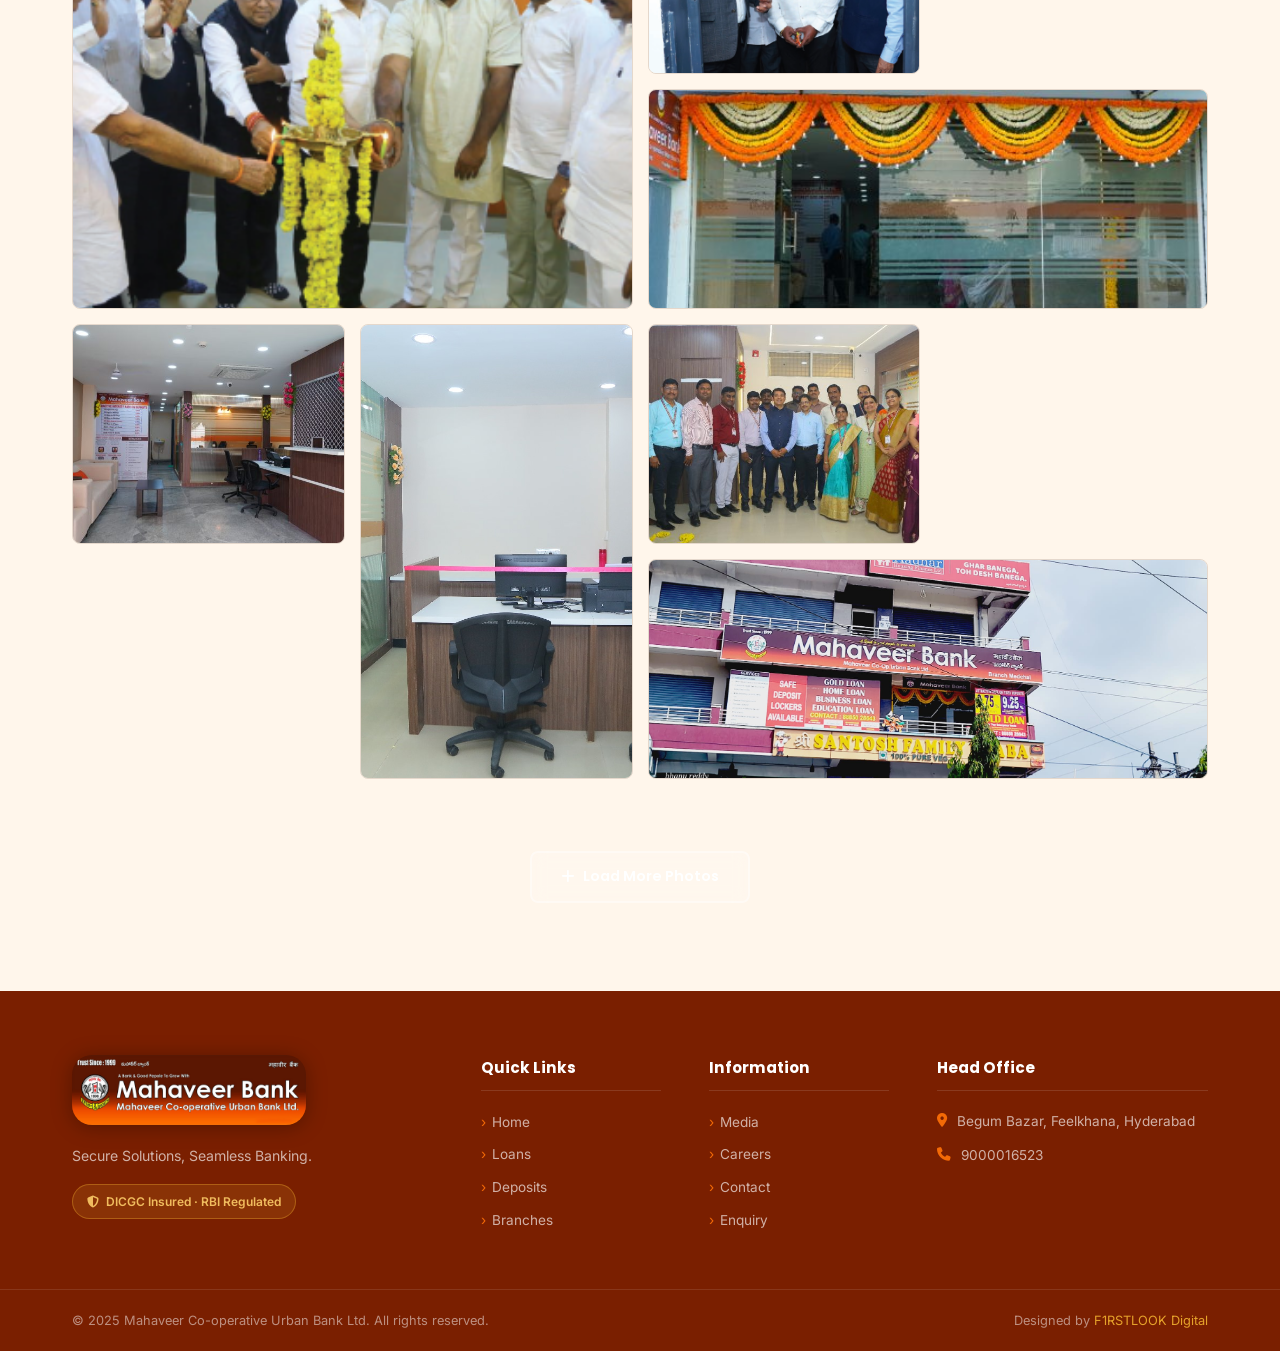
<file: media.html>
<!DOCTYPE html>
<html lang="en">
<head>
  <meta charset="UTF-8" />
  <meta name="viewport" content="width=device-width, initial-scale=1.0" />
  <meta name="description" content="Mahaveer Bank News & Media – Latest announcements, RBI compliance notices, bank updates and press releases." />
  <title>Media & News | Mahaveer Co-operative Urban Bank Ltd.</title>
  <link rel="stylesheet" href="css/style.css" />
  <link rel="stylesheet" href="css/pages.css" />
  <link href="https://fonts.googleapis.com/css2?family=Poppins:wght@300;400;500;600;700;800&family=Inter:wght@300;400;500;600&display=swap" rel="stylesheet" />
  <link rel="stylesheet" href="https://cdnjs.cloudflare.com/ajax/libs/font-awesome/6.5.0/css/all.min.css" />
</head>
<body>
  <header class="navbar" id="navbar">
    <div class="nav-container">
      <a href="index.html" class="nav-logo">
        <img src="assets/logo-new.png" alt="Mahaveer Bank" class="nav-logo-img" />
      </a>
      <nav class="nav-menu" id="navMenu">
        <a href="index.html" class="nav-link">Home</a>
        <a href="about.html" class="nav-link">About Us</a>
        <div class="nav-dropdown">
          <a href="loans.html" class="nav-link dropdown-trigger">Loans <i class="fas fa-chevron-down"></i></a>
          <div class="dropdown-menu">
            <a href="loans.html#gold-loan">Gold Loan</a>
            <a href="loans.html#business-loan">Business Loan</a>
            <a href="loans.html#housing-loan">Housing Loan</a>
            <a href="loans.html#education-loan">Education Loan</a>
            <a href="loans.html#vehicle-loan">Vehicle Loan</a>
            <a href="loans.html#industrial-loan">Industrial Loan</a>
          </div>
        </div>
        <div class="nav-dropdown">
          <a href="deposits.html" class="nav-link dropdown-trigger">Deposits <i class="fas fa-chevron-down"></i></a>
          <div class="dropdown-menu">
            <a href="deposits.html#term-deposits">Term Deposits</a>
            <a href="deposits.html#fixed-deposits">Fixed Deposits</a>
          </div>
        </div>
        <div class="nav-dropdown">
          <a href="accounts.html" class="nav-link dropdown-trigger">Accounts <i class="fas fa-chevron-down"></i></a>
          <div class="dropdown-menu">
            <a href="accounts.html#savings">Savings Account</a>
            <a href="accounts.html#current">Current Account</a>
          </div>
        </div>
        <a href="services.html" class="nav-link">Services</a>
        <a href="branches.html" class="nav-link">Branches</a>
        <a href="media.html" class="nav-link active">Media</a>
        <a href="careers.html" class="nav-link">Careers</a>
        <a href="contact.html" class="nav-link">Contact</a>
        <a href="enquiry.html" class="nav-btn-cta">Enquiry</a>
      </nav>
      <button class="hamburger" id="hamburger"><span></span><span></span><span></span></button>
    </div>
  </header>

  <section class="page-hero">
    <div class="container">
      <div class="breadcrumb"><a href="index.html">Home</a><span class="sep">/</span><span>Media & News</span></div>
      <h1>Media & News</h1>
      <p>Stay updated with the latest announcements, compliance notices, and bank news.</p>
    </div>
  </section>

  <section class="section" id="news-main">
    <div class="container">
      <div class="section-header">
        <span class="section-tag">Gallery</span>
        <h2 class="section-title">Photo Collection</h2>
        <p class="section-subtitle">Glimpses of our journey, community events, and milestones.</p>
      </div>

      <div class="photo-grid-small" data-aos="fade-up">
        <!-- MOSAIC GRID WITH VARYING SIZES -->
        <div class="grid-item big"><img src="assets/bank/Screenshot-2024-08-09-172419.png" alt="Bank Event" /><div class="grid-label"><span>Major Bank Event</span></div></div>
        <div class="grid-item"><img src="assets/bank/Screenshot-2024-08-09-172438.png" alt="Staff Service" /><div class="grid-label"><span>Our Dedicated Staff</span></div></div>
        <div class="grid-item tall"><img src="assets/bank/Screenshot-2024-08-09-172448.png" alt="Customer Care" /><div class="grid-label"><span>Customer Priority</span></div></div>
        <div class="grid-item"><img src="assets/bank/Screenshot-2024-08-09-173522.png" alt="Community Outreach" /><div class="grid-label"><span>Community Hub</span></div></div>
        <div class="grid-item wide"><img src="assets/bank/Screenshot-2024-08-09-173529.png" alt="Branch Activities" /><div class="grid-label"><span>Operational Excellence</span></div></div>
        <div class="grid-item"><img src="assets/bank/Screenshot-2024-08-09-173553.png" alt="Official Gathering" /><div class="grid-label"><span>Executive Meeting</span></div></div>
        <div class="grid-item big"><img src="assets/bank/Screenshot-2024-08-09-173602.png" alt="Operational Center" /><div class="grid-label"><span>Regional Headquarters</span></div></div>
        <div class="grid-item"><img src="assets/bank/Screenshot-2024-08-09-174657.png" alt="Modern Banking" /><div class="grid-label"><span>Modern Service Desk</span></div></div>
        <div class="grid-item wide"><img src="assets/bank/WhatsApp-Image-2024-06-24-at-9.40.54-AM-500x500.jpeg" alt="Management" /><div class="grid-label"><span>Official Recognition</span></div></div>
        <div class="grid-item"><img src="assets/bank/WhatsApp-Image-2024-06-24-at-9.40.55-AM-500x500.jpeg" alt="Official Recognition" /><div class="grid-label"><span>Milestones</span></div></div>
        <div class="grid-item tall"><img src="assets/bank/WhatsApp-Image-2024-06-25-at-2.58.29-PM-1.jpeg" alt="Branch Growth" /><div class="grid-label"><span>Branch Expansion</span></div></div>
        <div class="grid-item"><img src="assets/bank/WhatsApp-Image-2024-06-25-at-5.49.23-PM-500x500.jpeg" alt="Customer Appreciation" /><div class="grid-label"><span>Values in Action</span></div></div>
        <div class="grid-item wide"><img src="assets/bank/WhatsApp-Image-2024-06-25-at-5.49.25-PM.jpeg" alt="Bank Excellence" /><div class="grid-label"><span>Service Excellence</span></div></div>
      </div>
      
      <div class="text-center" style="margin-top: 3rem;">
        <button class="btn btn-secondary"><i class="fas fa-plus"></i> Load More Photos</button>
      </div>
    </div>
  </section>



  <footer class="footer">
    <div class="footer-top"><div class="container"><div class="footer-grid">
      <div class="footer-brand"><a href="index.html" class="footer-logo"><img src="assets/logo-new.png" alt="Mahaveer Bank" class="footer-logo-img" /></a><p>Secure Solutions, Seamless Banking.</p><div class="rbi-tag"><i class="fas fa-shield-halved"></i> DICGC Insured · RBI Regulated</div></div>
      <div class="footer-links"><h4>Quick Links</h4><ul><li><a href="index.html">Home</a></li><li><a href="loans.html">Loans</a></li><li><a href="deposits.html">Deposits</a></li><li><a href="branches.html">Branches</a></li></ul></div>
      <div class="footer-links"><h4>Information</h4><ul><li><a href="media.html">Media</a></li><li><a href="careers.html">Careers</a></li><li><a href="contact.html">Contact</a></li><li><a href="enquiry.html">Enquiry</a></li></ul></div>
      <div class="footer-contact"><h4>Head Office</h4><p><i class="fas fa-map-marker-alt"></i> Begum Bazar, Feelkhana, Hyderabad</p><p><i class="fas fa-phone"></i><a href="tel:9000016523">9000016523</a></p></div>
    </div></div></div>
    <div class="footer-bottom"><div class="container"><p>© 2025 Mahaveer Co-operative Urban Bank Ltd. All rights reserved.</p><p>Designed by <a href="#" style="color:#E5A22A;">F1RSTLOOK Digital</a></p></div></div>
  </footer>
  <button class="scroll-top" id="scrollTop"><i class="fas fa-chevron-up"></i></button>
  <script src="js/main.js"></script>
</body>
</html>
</file>
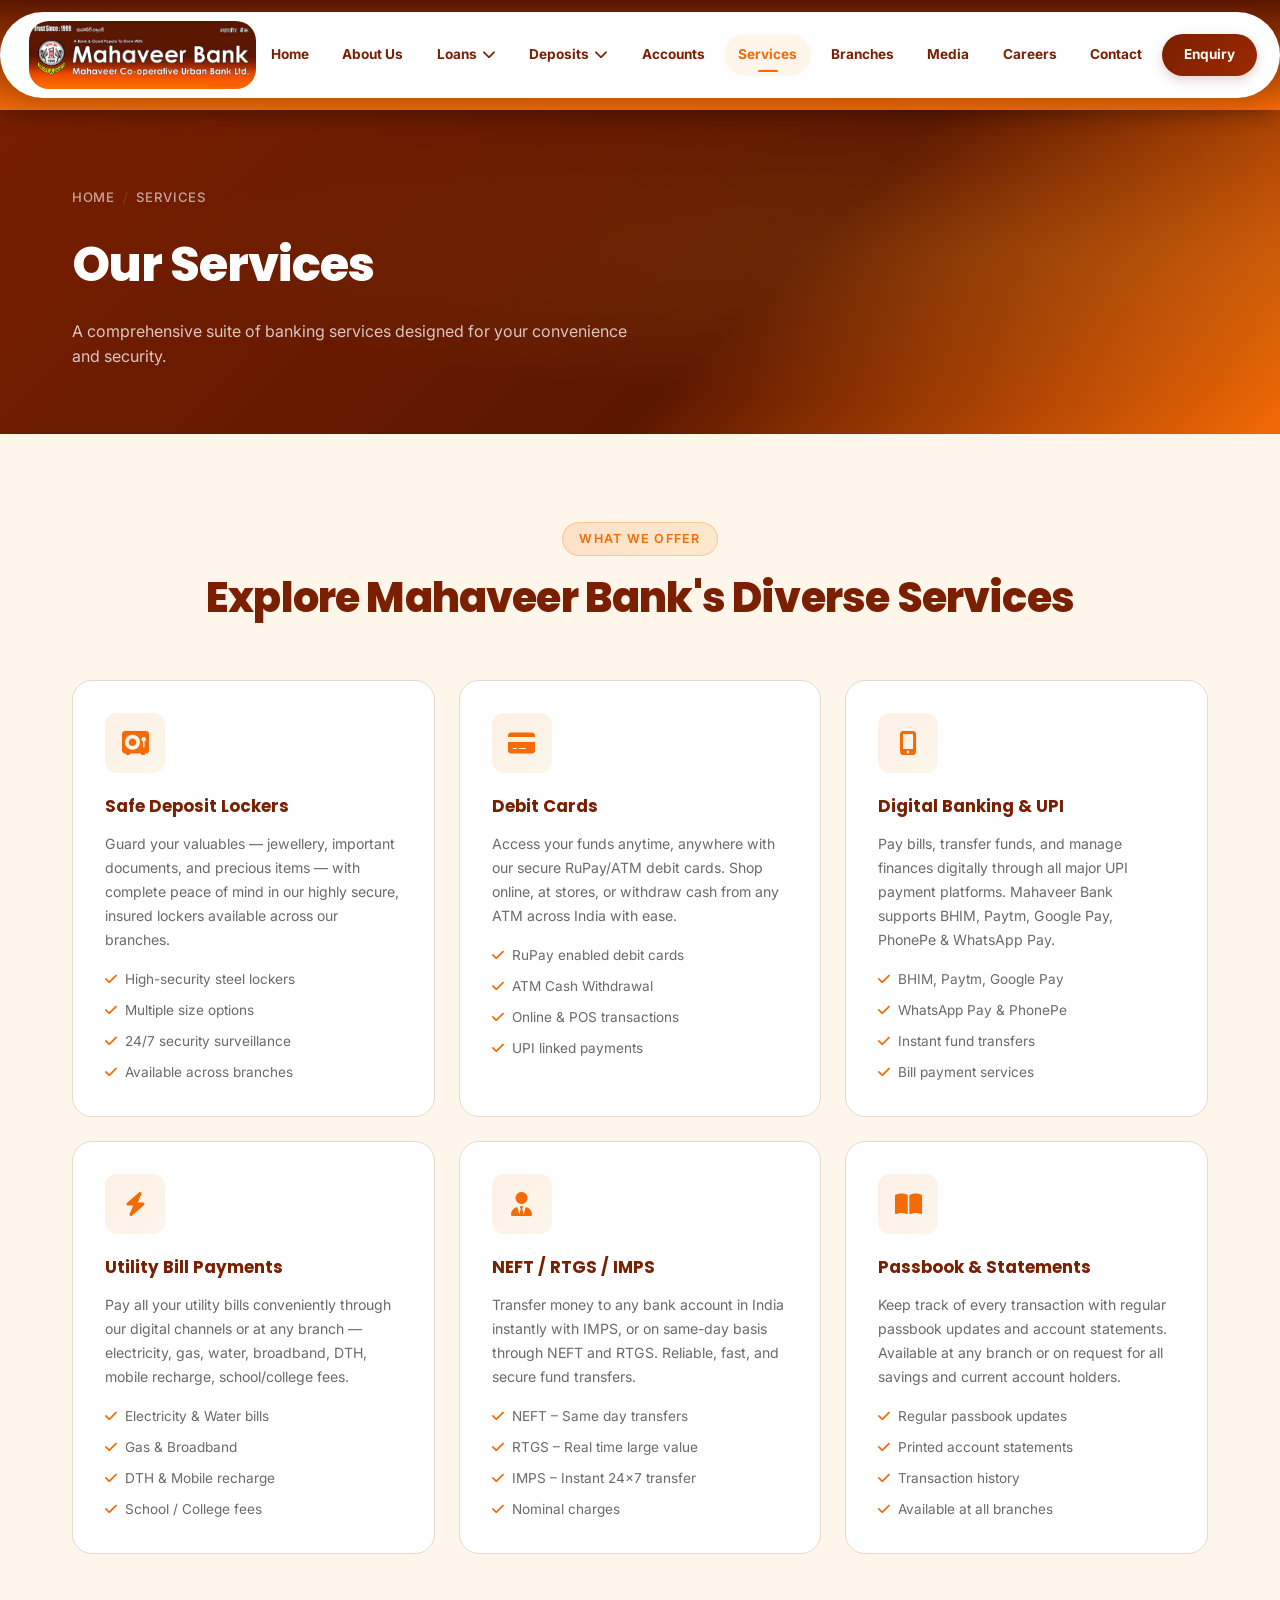
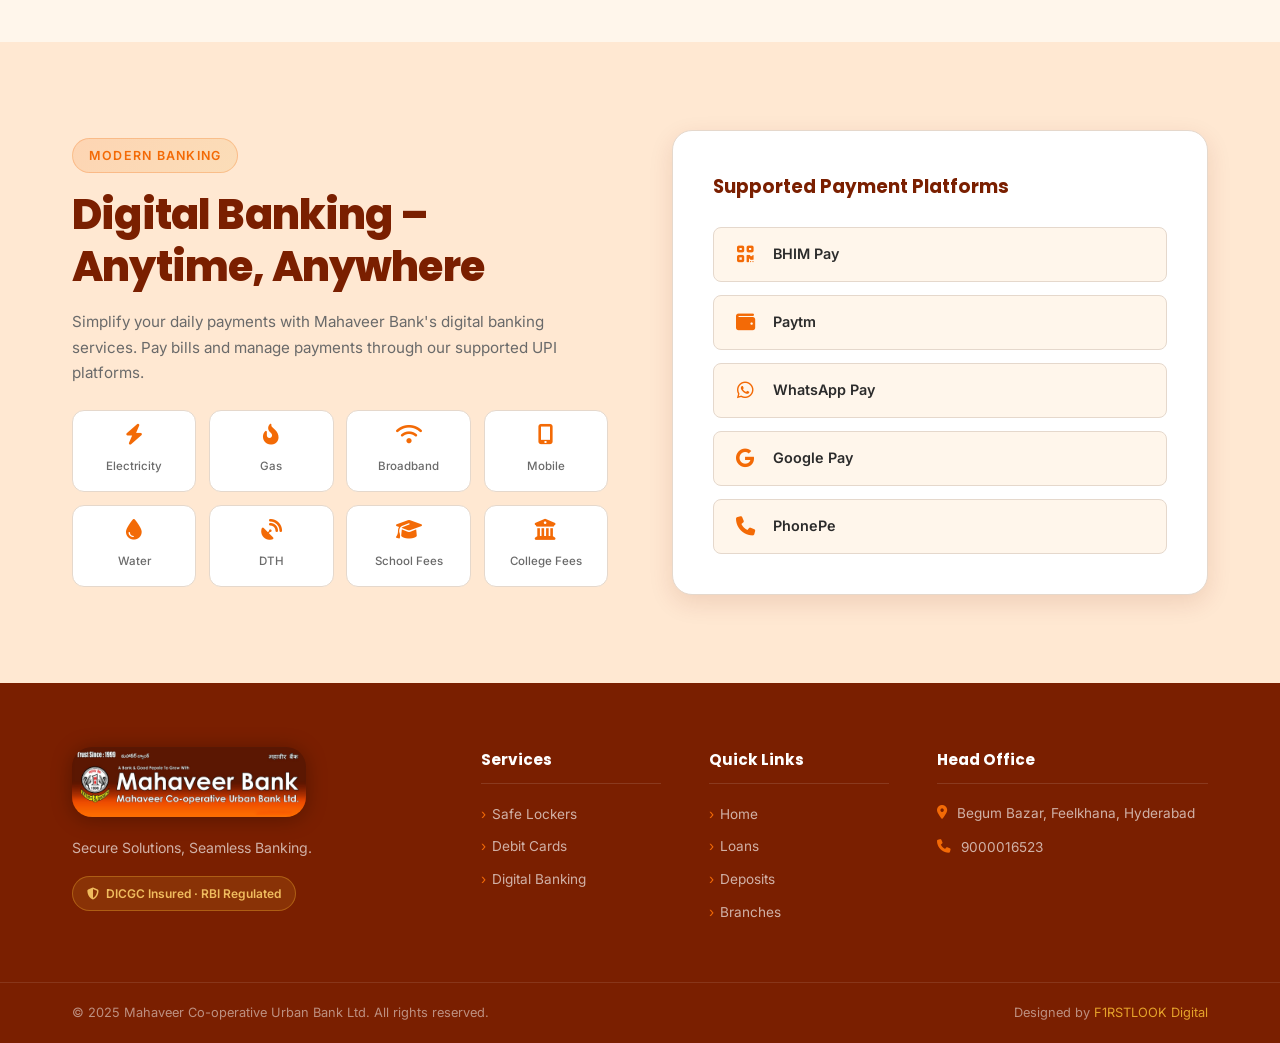
<file: services.html>
<!DOCTYPE html>
<html lang="en">
<head>
  <meta charset="UTF-8" />
  <meta name="viewport" content="width=device-width, initial-scale=1.0" />
  <meta name="description" content="Mahaveer Bank Services – Safe Deposit Lockers, Debit Cards, Digital Payments, UPI, and more in Hyderabad." />
  <title>Services | Mahaveer Co-operative Urban Bank Ltd.</title>
  <link rel="stylesheet" href="css/style.css" />
  <link rel="stylesheet" href="css/pages.css" />
  <link href="https://fonts.googleapis.com/css2?family=Poppins:wght@300;400;500;600;700;800&family=Inter:wght@300;400;500;600&display=swap" rel="stylesheet" />
  <link rel="stylesheet" href="https://cdnjs.cloudflare.com/ajax/libs/font-awesome/6.5.0/css/all.min.css" />
</head>
<body>
  <header class="navbar" id="navbar">
    <div class="nav-container">
      <a href="index.html" class="nav-logo">
        <img src="assets/logo-new.png" alt="Mahaveer Bank" class="nav-logo-img" />
      </a>
      <nav class="nav-menu" id="navMenu">
        <a href="index.html" class="nav-link">Home</a>
        <a href="about.html" class="nav-link">About Us</a>
        <div class="nav-dropdown"><a href="loans.html" class="nav-link dropdown-trigger">Loans <i class="fas fa-chevron-down"></i></a><div class="dropdown-menu"><a href="loans.html#gold-loan">Gold Loan</a><a href="loans.html#business-loan">Business Loan</a></div></div>
        <div class="nav-dropdown"><a href="deposits.html" class="nav-link dropdown-trigger">Deposits <i class="fas fa-chevron-down"></i></a><div class="dropdown-menu"><a href="deposits.html#term-deposits">Term Deposits</a><a href="deposits.html#fixed-deposits">Fixed Deposits</a></div></div>
        <a href="accounts.html" class="nav-link">Accounts</a>
        <a href="services.html" class="nav-link active">Services</a>
        <a href="branches.html" class="nav-link">Branches</a>
        <a href="media.html" class="nav-link">Media</a>
        <a href="careers.html" class="nav-link">Careers</a>
        <a href="contact.html" class="nav-link">Contact</a>
        <a href="enquiry.html" class="nav-btn-cta">Enquiry</a>
      </nav>
      <button class="hamburger" id="hamburger"><span></span><span></span><span></span></button>
    </div>
  </header>

  <section class="page-hero">
    <div class="container">
      <div class="breadcrumb"><a href="index.html">Home</a><span class="sep">/</span><span>Services</span></div>
      <h1>Our Services</h1>
      <p>A comprehensive suite of banking services designed for your convenience and security.</p>
    </div>
  </section>

  <section class="section" id="services-main">
    <div class="container">
      <div class="section-header">
        <span class="section-tag">What We Offer</span>
        <h2 class="section-title">Explore Mahaveer Bank's Diverse Services</h2>
      </div>
      <div class="services-detailed-grid">
        <div class="service-detail-card" id="lockers" data-aos="fade-up">
          <div class="service-icon"><i class="fas fa-vault"></i></div>
          <h3>Safe Deposit Lockers</h3>
          <p>Guard your valuables — jewellery, important documents, and precious items — with complete peace of mind in our highly secure, insured lockers available across our branches.</p>
          <ul style="margin-top:1rem;font-size:0.85rem;color:var(--text-secondary);display:flex;flex-direction:column;gap:0.5rem;">
            <li><i class="fas fa-check" style="color:var(--orange);margin-right:0.5rem;"></i>High-security steel lockers</li>
            <li><i class="fas fa-check" style="color:var(--orange);margin-right:0.5rem;"></i>Multiple size options</li>
            <li><i class="fas fa-check" style="color:var(--orange);margin-right:0.5rem;"></i>24/7 security surveillance</li>
            <li><i class="fas fa-check" style="color:var(--orange);margin-right:0.5rem;"></i>Available across branches</li>
          </ul>
        </div>
        <div class="service-detail-card" id="debit-card" data-aos="fade-up" data-delay="100">
          <div class="service-icon"><i class="fas fa-credit-card"></i></div>
          <h3>Debit Cards</h3>
          <p>Access your funds anytime, anywhere with our secure RuPay/ATM debit cards. Shop online, at stores, or withdraw cash from any ATM across India with ease.</p>
          <ul style="margin-top:1rem;font-size:0.85rem;color:var(--text-secondary);display:flex;flex-direction:column;gap:0.5rem;">
            <li><i class="fas fa-check" style="color:var(--orange);margin-right:0.5rem;"></i>RuPay enabled debit cards</li>
            <li><i class="fas fa-check" style="color:var(--orange);margin-right:0.5rem;"></i>ATM Cash Withdrawal</li>
            <li><i class="fas fa-check" style="color:var(--orange);margin-right:0.5rem;"></i>Online & POS transactions</li>
            <li><i class="fas fa-check" style="color:var(--orange);margin-right:0.5rem;"></i>UPI linked payments</li>
          </ul>
        </div>
        <div class="service-detail-card" id="digital" data-aos="fade-up" data-delay="200">
          <div class="service-icon"><i class="fas fa-mobile-screen-button"></i></div>
          <h3>Digital Banking & UPI</h3>
          <p>Pay bills, transfer funds, and manage finances digitally through all major UPI payment platforms. Mahaveer Bank supports BHIM, Paytm, Google Pay, PhonePe & WhatsApp Pay.</p>
          <ul style="margin-top:1rem;font-size:0.85rem;color:var(--text-secondary);display:flex;flex-direction:column;gap:0.5rem;">
            <li><i class="fas fa-check" style="color:var(--orange);margin-right:0.5rem;"></i>BHIM, Paytm, Google Pay</li>
            <li><i class="fas fa-check" style="color:var(--orange);margin-right:0.5rem;"></i>WhatsApp Pay & PhonePe</li>
            <li><i class="fas fa-check" style="color:var(--orange);margin-right:0.5rem;"></i>Instant fund transfers</li>
            <li><i class="fas fa-check" style="color:var(--orange);margin-right:0.5rem;"></i>Bill payment services</li>
          </ul>
        </div>
        <div class="service-detail-card" data-aos="fade-up" data-delay="300">
          <div class="service-icon"><i class="fas fa-bolt"></i></div>
          <h3>Utility Bill Payments</h3>
          <p>Pay all your utility bills conveniently through our digital channels or at any branch — electricity, gas, water, broadband, DTH, mobile recharge, school/college fees.</p>
          <ul style="margin-top:1rem;font-size:0.85rem;color:var(--text-secondary);display:flex;flex-direction:column;gap:0.5rem;">
            <li><i class="fas fa-check" style="color:var(--orange);margin-right:0.5rem;"></i>Electricity & Water bills</li>
            <li><i class="fas fa-check" style="color:var(--orange);margin-right:0.5rem;"></i>Gas & Broadband</li>
            <li><i class="fas fa-check" style="color:var(--orange);margin-right:0.5rem;"></i>DTH & Mobile recharge</li>
            <li><i class="fas fa-check" style="color:var(--orange);margin-right:0.5rem;"></i>School / College fees</li>
          </ul>
        </div>
        <div class="service-detail-card" data-aos="fade-up" data-delay="400">
          <div class="service-icon"><i class="fas fa-user-tie"></i></div>
          <h3>NEFT / RTGS / IMPS</h3>
          <p>Transfer money to any bank account in India instantly with IMPS, or on same-day basis through NEFT and RTGS. Reliable, fast, and secure fund transfers.</p>
          <ul style="margin-top:1rem;font-size:0.85rem;color:var(--text-secondary);display:flex;flex-direction:column;gap:0.5rem;">
            <li><i class="fas fa-check" style="color:var(--orange);margin-right:0.5rem;"></i>NEFT – Same day transfers</li>
            <li><i class="fas fa-check" style="color:var(--orange);margin-right:0.5rem;"></i>RTGS – Real time large value</li>
            <li><i class="fas fa-check" style="color:var(--orange);margin-right:0.5rem;"></i>IMPS – Instant 24×7 transfer</li>
            <li><i class="fas fa-check" style="color:var(--orange);margin-right:0.5rem;"></i>Nominal charges</li>
          </ul>
        </div>
        <div class="service-detail-card" data-aos="fade-up" data-delay="500">
          <div class="service-icon"><i class="fas fa-book-open"></i></div>
          <h3>Passbook & Statements</h3>
          <p>Keep track of every transaction with regular passbook updates and account statements. Available at any branch or on request for all savings and current account holders.</p>
          <ul style="margin-top:1rem;font-size:0.85rem;color:var(--text-secondary);display:flex;flex-direction:column;gap:0.5rem;">
            <li><i class="fas fa-check" style="color:var(--orange);margin-right:0.5rem;"></i>Regular passbook updates</li>
            <li><i class="fas fa-check" style="color:var(--orange);margin-right:0.5rem;"></i>Printed account statements</li>
            <li><i class="fas fa-check" style="color:var(--orange);margin-right:0.5rem;"></i>Transaction history</li>
            <li><i class="fas fa-check" style="color:var(--orange);margin-right:0.5rem;"></i>Available at all branches</li>
          </ul>
        </div>
      </div>
    </div>
  </section>

  <!-- DIGITAL BANKING SECTION -->
  <section class="section section-alt" id="digital-banking">
    <div class="container">
      <div class="digital-banking-layout">
        <div class="digital-content" data-aos="fade-right">
          <span class="section-tag">Modern Banking</span>
          <h2 class="section-title left">Digital Banking – Anytime, Anywhere</h2>
          <p>Simplify your daily payments with Mahaveer Bank's digital banking services. Pay bills and manage payments through our supported UPI platforms.</p>
          <div class="payment-categories">
            <div class="payment-item"><i class="fas fa-bolt"></i><span>Electricity</span></div>
            <div class="payment-item"><i class="fas fa-fire-flame-curved"></i><span>Gas</span></div>
            <div class="payment-item"><i class="fas fa-wifi"></i><span>Broadband</span></div>
            <div class="payment-item"><i class="fas fa-mobile-alt"></i><span>Mobile</span></div>
            <div class="payment-item"><i class="fas fa-droplet"></i><span>Water</span></div>
            <div class="payment-item"><i class="fas fa-satellite-dish"></i><span>DTH</span></div>
            <div class="payment-item"><i class="fas fa-graduation-cap"></i><span>School Fees</span></div>
            <div class="payment-item"><i class="fas fa-university"></i><span>College Fees</span></div>
          </div>
        </div>
        <div class="digital-platforms" data-aos="fade-left">
          <h3>Supported Payment Platforms</h3>
          <div class="platforms-grid">
            <div class="platform-badge"><i class="fas fa-qrcode"></i><span>BHIM Pay</span></div>
            <div class="platform-badge"><i class="fas fa-wallet"></i><span>Paytm</span></div>
            <div class="platform-badge"><i class="fab fa-whatsapp"></i><span>WhatsApp Pay</span></div>
            <div class="platform-badge"><i class="fab fa-google"></i><span>Google Pay</span></div>
            <div class="platform-badge"><i class="fas fa-phone"></i><span>PhonePe</span></div>
          </div>
        </div>
      </div>
    </div>
  </section>

  <footer class="footer">
    <div class="footer-top"><div class="container"><div class="footer-grid">
      <div class="footer-brand"><a href="index.html" class="footer-logo"><img src="assets/logo-new.png" alt="Mahaveer Bank" class="footer-logo-img" /></a><p>Secure Solutions, Seamless Banking.</p><div class="rbi-tag"><i class="fas fa-shield-halved"></i> DICGC Insured · RBI Regulated</div></div>
      <div class="footer-links"><h4>Services</h4><ul><li><a href="#lockers">Safe Lockers</a></li><li><a href="#debit-card">Debit Cards</a></li><li><a href="#digital">Digital Banking</a></li></ul></div>
      <div class="footer-links"><h4>Quick Links</h4><ul><li><a href="index.html">Home</a></li><li><a href="loans.html">Loans</a></li><li><a href="deposits.html">Deposits</a></li><li><a href="branches.html">Branches</a></li></ul></div>
      <div class="footer-contact"><h4>Head Office</h4><p><i class="fas fa-map-marker-alt"></i> Begum Bazar, Feelkhana, Hyderabad</p><p><i class="fas fa-phone"></i><a href="tel:9000016523">9000016523</a></p></div>
    </div></div></div>
    <div class="footer-bottom"><div class="container"><p>© 2025 Mahaveer Co-operative Urban Bank Ltd. All rights reserved.</p><p>Designed by <a href="#" style="color:#E5A22A;">F1RSTLOOK Digital</a></p></div></div>
  </footer>
  <button class="scroll-top" id="scrollTop"><i class="fas fa-chevron-up"></i></button>
  <script src="js/main.js"></script>
</body>
</html>
</file>
<file: css/style.css>
/* ================================================================
   MAHAVEER CO-OPERATIVE URBAN BANK LTD.
   Main Stylesheet
   Brand Colors: Maroon #7A1F00 · Orange #F36A06 · Gold #E5A22A
   Background: Cream #FFF6EB
   ================================================================ */

/* ---- CSS VARIABLES ---- */
:root {
  --maroon: #7A1F00;
  --maroon-dark: #5c1700;
  --maroon-light: #9c2a00;
  --orange: #F36A06;
  --orange-hover: #D95700;
  --orange-light: #ff8533;
  --gold: #E5A22A;
  --gold-light: #f0bc5e;
  --coffee: #5A3A2A;
  --cream: #FFF6EB;
  --cream-alt: #FFE8D2;
  --cream-dark: #f5dfc5;
  --text-primary: #2B2B2B;
  --text-secondary: #6A6A6A;
  --divider: #E5D8CC;
  --white: #ffffff;
  --shadow-sm: 0 2px 8px rgba(122, 31, 0, 0.08);
  --shadow-md: 0 8px 24px rgba(122, 31, 0, 0.12);
  --shadow-lg: 0 16px 48px rgba(122, 31, 0, 0.18);
  --radius-sm: 8px;
  --radius-md: 12px;
  --radius-lg: 20px;
  --radius-xl: 32px;
  --transition: all 0.35s cubic-bezier(0.4, 0, 0.2, 1);
  --font-head: 'Poppins', sans-serif;
  --font-body: 'Inter', sans-serif;
}

/* ---- RESET ---- */
*, *::before, *::after { box-sizing: border-box; margin: 0; padding: 0; }
html { scroll-behavior: smooth; font-size: 16px; }
html, body {
  overflow-x: hidden;
  width: 100%;
  position: relative;
}
body {
  font-family: var(--font-body);
  background-color: var(--cream);
  color: var(--text-primary);
  line-height: 1.7;
}
a { text-decoration: none; color: inherit; transition: var(--transition); }
ul { list-style: none; }
img { max-width: 100%; height: auto; display: block; }
button { cursor: pointer; border: none; background: none; font-family: var(--font-body); }

/* ---- SCROLLBAR ---- */
::-webkit-scrollbar { width: 7px; }
::-webkit-scrollbar-track { background: var(--cream); }
::-webkit-scrollbar-thumb { background: var(--maroon); border-radius: 4px; }

/* ================================================================
   NAVBAR
   ================================================================ */
.navbar {
  position: fixed;
  top: 0; left: 0; right: 0;
  z-index: 1000;
  background: linear-gradient(to bottom, #5c1700 0%, #f36a06 100%);
  padding: 12px 0;
  transition: all 0.4s cubic-bezier(0.4, 0, 0.2, 1);
  box-shadow: 0 2px 20px rgba(0,0,0,0.3);
}
.navbar.scrolled {
  padding: 6px 0;
  box-shadow: 0 4px 30px rgba(0,0,0,0.5);
}
.nav-container {
  max-width: 1300px;
  margin: 0 auto;
  padding: 0 1.8rem;
  display: flex;
  align-items: center;
  justify-content: space-between;
  height: 86px;
  background: var(--white);
  border-radius: 100px;
  box-shadow: 0 10px 30px rgba(0,0,0,0.15);
  transition: all 0.4s ease;
}
.navbar.scrolled .nav-container {
  height: 72px;
  max-width: 1200px;
}
/* Logo Styles */
.nav-logo {
  display: flex;
  align-items: center;
  transition: all 0.4s ease;
  flex-shrink: 0;
  padding: 0;
}

.nav-logo-img {
  height: 68px;
  width: auto;
  display: block;
  border-radius: var(--radius-lg);
  transition: all 0.4s ease;
}

.navbar.scrolled .nav-logo-img {
  height: 56px;
}

.footer-logo {
  display: inline-block;
  margin-bottom: 1.5rem;
  transition: all 0.3s ease;
}

.footer-logo-img {
  height: 70px;
  width: auto;
  display: block;
  border-radius: var(--radius-lg);
  filter: drop-shadow(0 2px 10px rgba(0,0,0,0.3));
}

.nav-menu {
  display: flex;
  align-items: center;
  gap: 0.3rem;
  flex: 1;
  justify-content: flex-end;
}
.nav-link {
  color: var(--maroon);
  font-size: 0.85rem;
  font-weight: 700;
  padding: 0.6rem 0.9rem;
  border-radius: 50px;
  position: relative;
  white-space: nowrap;
  transition: var(--transition);
  display: flex; align-items: center; gap: 0.3rem;
}
.nav-link:hover, .nav-link.active {
  color: var(--orange);
  background: var(--cream);
}
.nav-link.active::after {
  content: '';
  position: absolute;
  bottom: 4px; left: 50%; transform: translateX(-50%);
  width: 20px; height: 2px;
  background: var(--orange);
  border-radius: 2px;
}
.nav-btn-cta {
  background: linear-gradient(135deg, var(--maroon), var(--maroon-light));
  color: var(--white);
  padding: 0.6rem 1.4rem;
  border-radius: 50px;
  font-weight: 700;
  font-size: 0.85rem;
  box-shadow: 0 4px 12px rgba(122, 31, 0, 0.2);
  transition: var(--transition);
}
.nav-btn-cta:hover {
  background: var(--orange);
  transform: translateY(-2px);
  box-shadow: 0 6px 16px rgba(243,106,6,0.3);
}

/* Dropdown */
.nav-dropdown { position: relative; }
.nav-dropdown:hover .dropdown-menu { opacity: 1; visibility: visible; transform: translateY(0); }
.dropdown-menu {
  position: absolute;
  top: calc(100% + 8px); left: 0;
  background: var(--white);
  border-radius: var(--radius-md);
  padding: 0.5rem;
  min-width: 200px;
  box-shadow: var(--shadow-lg);
  opacity: 0; visibility: hidden;
  transform: translateY(-10px);
  transition: var(--transition);
  border: 1px solid var(--divider);
  z-index: 100;
}
.dropdown-menu a {
  display: block;
  padding: 0.6rem 1rem;
  color: var(--text-primary);
  font-size: 0.85rem;
  border-radius: var(--radius-sm);
  transition: var(--transition);
}
.dropdown-menu a:hover { background: var(--cream-alt); color: var(--maroon); font-weight: 500; }

/* Hamburger */
.hamburger {
  display: none;
  flex-direction: column;
  justify-content: center;
  align-items: center;
  gap: 5px;
  width: 44px;
  height: 44px;
  padding: 10px;
  cursor: pointer;
  z-index: 1100;
  flex-shrink: 0;
  border: none;
  background: transparent;
  transition: var(--transition);
  position: relative;
}
.hamburger span {
  display: block;
  width: 24px;
  height: 2px;
  background: var(--maroon);
  border-radius: 2px;
  transition: var(--transition);
}
.hamburger:hover span { background: var(--gold); }
.hamburger.active span:nth-child(1) { transform: translateY(7px) rotate(45deg); }
.hamburger.active span:nth-child(2) { opacity: 0; }
.hamburger.active span:nth-child(3) { transform: translateY(-7px) rotate(-45deg); }

/* ================================================================
   HERO SWIPER SLIDER
   ================================================================ */
.hero-swiper-container {
  height: 100vh;
  width: 100%;
  position: relative;
  overflow: hidden;
  background: var(--maroon);
}

.heroSwiper {
  width: 100%;
  height: 100%;
}

/* Leadership Specifics */
.leader-img-wrap {
  width: 120px;
  height: 120px;
  margin: 0 auto 1.5rem;
  border-radius: 50%;
  overflow: hidden;
  border: 4px solid var(--cream-alt);
  box-shadow: 0 5px 15px rgba(0,0,0,0.1);
  transition: var(--transition);
}
.leadership-card:hover .leader-img-wrap {
  border-color: var(--orange);
  transform: scale(1.05);
}
.leader-img-wrap img {
  width: 100%; height: 100%;
  object-fit: cover;
}

.hero-slide {
  position: relative;
  overflow: hidden;
  display: flex;
  align-items: center;
}

.slide-bg {
  position: absolute;
  top: 0; left: 0;
  width: 100%; height: 100%;
  background-size: cover;
  background-position: center;
  transform: scale(1.1);
  transition: transform 8s ease-out;
}

.swiper-slide-active .slide-bg {
  transform: scale(1);
}

.slide-overlay {
  position: absolute;
  top: 0; left: 0;
  width: 100%; height: 100%;
  background: linear-gradient(90deg, 
    rgba(0,0,0,0.85) 0%, 
    rgba(122, 31, 0, 0.45) 50%, 
    rgba(0,0,0,0.1) 100%);
  z-index: 1;
}

.slide-container {
  position: relative;
  z-index: 2;
  height: 100%;
  display: flex;
  align-items: center;
  max-width: 1400px;
  margin: 0 auto;
  padding: 0 2rem;
}

.slide-content {
  max-width: 850px;
  color: var(--white);
  padding: 2rem 0;
  opacity: 0;
  transform: translateY(40px);
  transition: all 1.2s cubic-bezier(0.23, 1, 0.32, 1) 0.4s;
}

.swiper-slide-active .slide-content {
  opacity: 1;
  transform: translateY(0);
}

.hero-eyebrow {
  display: inline-flex;
  align-items: center;
  gap: 0.8rem;
  background: rgba(243, 106, 6, 0.2);
  border: 1px solid rgba(243, 106, 6, 0.4);
  padding: 0.6rem 1.4rem;
  border-radius: 50px;
  color: var(--orange);
  font-size: 0.82rem;
  font-weight: 700;
  margin-bottom: 2rem;
  text-transform: uppercase;
  letter-spacing: 0.15em;
  backdrop-filter: blur(10px);
}

.hero-dot {
  width: 8px; height: 8px;
  background: var(--orange);
  border-radius: 50%;
  box-shadow: 0 0 10px var(--orange);
  animation: pulseLogo 2s infinite;
}

@keyframes pulseLogo {
  0% { transform: scale(1); box-shadow: 0 0 0 0 rgba(243,106,6,0.7); }
  70% { transform: scale(1.1); box-shadow: 0 0 0 10px rgba(243,106,6,0); }
  100% { transform: scale(1); box-shadow: 0 0 0 0 rgba(243,106,6,0); }
}

.hero-heading {
  font-family: var(--font-head);
  font-size: clamp(2.8rem, 6.5vw, 5.5rem);
  font-weight: 800;
  line-height: 1.05;
  margin-bottom: 2rem;
  letter-spacing: -0.04em;
}

.hero-highlight {
  color: var(--gold);
  background: linear-gradient(120deg, var(--gold) 0%, #fff 50%, var(--gold) 100%);
  -webkit-background-clip: text;
  background-clip: text;
  -webkit-text-fill-color: transparent;
  background-size: 200% auto;
  animation: shimmer 4s linear infinite;
  display: inline-block;
}

@keyframes shimmer {
  0% { background-position: -200% center; }
  100% { background-position: 200% center; }
}

.hero-intro {
  font-size: 1.25rem;
  color: rgba(255, 255, 255, 0.8);
  max-width: 650px;
  margin-bottom: 3.5rem;
  line-height: 1.8;
  font-weight: 400;
}

.hero-cta {
  display: flex;
  gap: 1.5rem;
  flex-wrap: wrap;
}

/* Swiper Pagination */
.heroSwiper .swiper-pagination-bullets {
  bottom: 2.5rem !important;
}

.heroSwiper .swiper-pagination-bullet {
  width: 10px; height: 10px;
  background: var(--white);
  opacity: 0.4;
  margin: 0 6px !important;
}

.heroSwiper .swiper-pagination-bullet-active {
  opacity: 1;
  background: var(--orange);
  width: 32px;
  border-radius: 5px;
}

/* Swiper Buttons */
.heroSwiper .swiper-button-next,
.heroSwiper .swiper-button-prev {
  color: var(--white);
  width: 55px; height: 55px;
  background: rgba(255,255,255,0.08);
  border-radius: 50%;
  backdrop-filter: blur(8px);
  transition: all 0.4s ease;
  border: 1.5px solid rgba(255,255,255,0.15);
}

.heroSwiper .swiper-button-next::after,
.heroSwiper .swiper-button-prev::after {
  font-size: 1.2rem;
  font-weight: 900;
}

.heroSwiper .swiper-button-next:hover,
.heroSwiper .swiper-button-prev:hover {
  background: var(--orange);
  border-color: var(--orange);
  transform: scale(1.1);
  box-shadow: 0 0 20px rgba(243, 106, 6, 0.3);
}

.hero-scroll-indicator {
  position: absolute;
  bottom: 2.5rem;
  right: 5%;
  display: flex;
  flex-direction: column;
  align-items: center;
  gap: 0.8rem;
  color: var(--white);
  opacity: 0.5;
  z-index: 10;
}

.scroll-dot {
  width: 2px; height: 45px;
  background: rgba(255,255,255,0.2);
  position: relative;
  overflow: hidden;
}

.scroll-dot::after {
  content: '';
  position: absolute;
  top: 0; left: 0;
  width: 100%; height: 100%;
  background: var(--orange);
  animation: scrollLine 2.5s ease-in-out infinite;
}

@keyframes scrollLine {
  0% { transform: translateY(-100%); }
  100% { transform: translateY(100%); }
}

.hero-scroll-indicator span {
  font-size: 0.72rem;
  text-transform: uppercase;
  letter-spacing: 0.3em;
  writing-mode: vertical-rl;
}

/* ================================================================
   BUTTONS
   ================================================================ */
.btn {
  display: inline-flex;
  align-items: center;
  gap: 0.5rem;
  padding: 0.85rem 1.8rem;
  border-radius: var(--radius-sm);
  font-family: var(--font-head);
  font-size: 0.9rem;
  font-weight: 600;
  transition: var(--transition);
  cursor: pointer;
  border: 2px solid transparent;
  white-space: nowrap;
}
.btn-primary {
  background: var(--orange);
  color: var(--white);
  border-color: var(--orange);
}
.btn-primary:hover {
  background: var(--orange-hover);
  border-color: var(--orange-hover);
  transform: translateY(-2px);
  box-shadow: 0 8px 24px rgba(243,106,6,0.4);
}
.btn-secondary {
  background: rgba(255,255,255,0.15);
  color: var(--white);
  border-color: rgba(255,255,255,0.4);
  backdrop-filter: blur(8px);
}
.btn-secondary:hover {
  background: rgba(255,255,255,0.25);
  transform: translateY(-2px);
}
.btn-outline {
  background: transparent;
  color: var(--white);
  border-color: rgba(255,255,255,0.5);
}
.btn-outline:hover {
  background: rgba(255,255,255,0.1);
  border-color: var(--white);
  transform: translateY(-2px);
}
.btn.full-width { width: 100%; justify-content: center; }
.btn-maroon {
  background: var(--maroon);
  color: var(--white);
  border-color: var(--maroon);
}
.btn-maroon:hover {
  background: var(--maroon-dark);
  transform: translateY(-2px);
  box-shadow: 0 8px 24px rgba(122,31,0,0.35);
}

/* ================================================================
   SECTIONS
   ================================================================ */
.section {
  padding: 5.5rem 0;
  position: relative;
}
.section-alt { background: var(--cream-alt); }
.container {
  max-width: 1200px;
  margin: 0 auto;
  padding: 0 2rem;
}
.section-header {
  text-align: center;
  margin-bottom: 3.5rem;
}
.section-tag {
  display: inline-block;
  background: linear-gradient(135deg, rgba(243,106,6,0.15), rgba(229,162,42,0.15));
  color: var(--orange);
  border: 1px solid rgba(243,106,6,0.25);
  padding: 0.35rem 1rem;
  border-radius: 50px;
  font-size: 0.78rem;
  font-weight: 600;
  text-transform: uppercase;
  letter-spacing: 0.1em;
  margin-bottom: 1rem;
}
.section-tag.light {
  background: rgba(255,255,255,0.15);
  color: var(--gold-light);
  border-color: rgba(229,162,42,0.4);
}
.section-title {
  font-family: var(--font-head);
  font-size: clamp(1.7rem, 3.5vw, 2.6rem);
  font-weight: 800;
  color: var(--maroon);
  line-height: 1.25;
  letter-spacing: -0.02em;
  margin-bottom: 1rem;
}
.section-title.light { color: var(--white); }
.section-title.left { text-align: left; }
.section-subtitle {
  font-size: 1.05rem;
  color: var(--text-secondary);
  max-width: 600px;
  margin: 0 auto;
}

/* ================================================================
   PAGE HERO (INNER PAGES)
   ================================================================ */
.page-hero {
  background: linear-gradient(135deg, var(--maroon) 0%, #5c1700 100%);
  padding: 8rem 0 5rem;
  color: var(--white);
  position: relative;
  overflow: hidden;
}

.page-hero::before {
  content: '';
  position: absolute; inset: 0;
  background-image: radial-gradient(circle at 80% 20%, rgba(243,106,6,0.15) 0%, transparent 50%);
  z-index: 1;
}

.page-hero .container { position: relative; z-index: 2; }

.page-hero h1 {
  font-family: var(--font-head);
  font-size: clamp(2rem, 4vw, 3.2rem);
  font-weight: 800;
  margin-bottom: 1rem;
  letter-spacing: -0.02em;
}

.page-hero p {
  font-size: 1.1rem;
  color: rgba(255,255,255,0.75);
  max-width: 600px;
  line-height: 1.6;
}

.breadcrumb {
  display: flex;
  align-items: center;
  gap: 0.6rem;
  font-size: 0.82rem;
  font-weight: 500;
  color: rgba(255,255,255,0.5);
  margin-bottom: 2rem;
  text-transform: uppercase;
  letter-spacing: 0.05em;
}

.breadcrumb a { color: var(--gold); }
.breadcrumb a:hover { color: var(--white); }
.breadcrumb .sep { opacity: 0.4; }
.text-center { text-align: center; }

/* ================================================================
   KEY BANKING SERVICES
   ================================================================ */
.services-grid {
  display: grid;
  grid-template-columns: repeat(3, 1fr);
  gap: 1.5rem;
}
.service-card {
  background: var(--white);
  padding: 2rem 1.8rem;
  border-radius: var(--radius-md);
  border: 1px solid var(--divider);
  transition: var(--transition);
  position: relative;
  overflow: hidden;
}
.service-card::before {
  content: '';
  position: absolute;
  top: 0; left: 0;
  width: 4px; height: 0;
  background: linear-gradient(180deg, var(--orange), var(--gold));
  transition: var(--transition);
}
.service-card:hover::before { height: 100%; }
.service-card:hover {
  transform: translateY(-6px);
  box-shadow: var(--shadow-lg);
  border-color: transparent;
}
.service-icon {
  width: 60px; height: 60px;
  background: linear-gradient(135deg, rgba(243,106,6,0.1), rgba(229,162,42,0.1));
  border-radius: var(--radius-md);
  display: flex; align-items: center; justify-content: center;
  font-size: 1.5rem;
  color: var(--orange);
  margin-bottom: 1.2rem;
  transition: var(--transition);
}
.service-card:hover .service-icon {
  background: linear-gradient(135deg, var(--orange), var(--gold));
  color: var(--white);
  transform: scale(1.1);
}
.service-card h3 {
  font-family: var(--font-head);
  font-size: 1.05rem;
  font-weight: 700;
  color: var(--maroon);
  margin-bottom: 0.6rem;
}
.service-card p { font-size: 0.9rem; color: var(--text-secondary); margin-bottom: 1.2rem; }
.service-link {
  font-size: 0.85rem;
  font-weight: 600;
  color: var(--orange);
  display: flex; align-items: center; gap: 0.4rem;
  transition: var(--transition);
}
.service-link:hover { gap: 0.7rem; color: var(--maroon); }

/* ================================================================
   DEPOSITS SECTION
   ================================================================ */
.deposits-wrapper {
  display: grid;
  grid-template-columns: 1fr 1fr;
  gap: 2rem;
  margin-bottom: 2.5rem;
}
.deposit-card {
  background: var(--white);
  padding: 2.5rem;
  border-radius: var(--radius-lg);
  border: 2px solid var(--divider);
  transition: var(--transition);
  position: relative;
}
.deposit-card.featured {
  border-color: var(--orange);
  background: linear-gradient(145deg, #fff, #fff9f4);
  box-shadow: var(--shadow-md);
}
.deposit-tag {
  position: absolute;
  top: -14px; right: 24px;
  background: var(--orange);
  color: var(--white);
  font-size: 0.72rem;
  font-weight: 700;
  padding: 0.25rem 0.9rem;
  border-radius: 50px;
  text-transform: uppercase;
  letter-spacing: 0.05em;
}
.deposit-card:hover { transform: translateY(-5px); box-shadow: var(--shadow-lg); }
.deposit-icon {
  font-size: 2.5rem;
  color: var(--orange);
  margin-bottom: 1.2rem;
}
.deposit-card h3 {
  font-family: var(--font-head);
  font-size: 1.3rem;
  font-weight: 700;
  color: var(--maroon);
  margin-bottom: 0.8rem;
}
.deposit-card p { color: var(--text-secondary); margin-bottom: 1.5rem; line-height: 1.7; }
.deposit-features { margin-bottom: 2rem; }
.deposit-features li {
  display: flex; align-items: center; gap: 0.6rem;
  font-size: 0.88rem;
  color: var(--text-secondary);
  padding: 0.4rem 0;
  border-bottom: 1px solid var(--divider);
}
.deposit-features li:last-child { border-bottom: none; }
.deposit-features li i { color: var(--orange); font-size: 0.75rem; }

.rbi-notice {
  background: linear-gradient(135deg, rgba(122,31,0,0.06), rgba(243,106,6,0.06));
  border: 1px solid rgba(122,31,0,0.15);
  border-left: 4px solid var(--orange);
  border-radius: var(--radius-md);
  padding: 1.2rem 1.5rem;
  display: flex;
  align-items: center;
  gap: 1rem;
}
.rbi-icon { font-size: 1.5rem; color: var(--maroon); flex-shrink: 0; }
.rbi-text { font-size: 0.88rem; color: var(--text-primary); line-height: 1.6; }

/* ================================================================
   LOAN PRODUCTS
   ================================================================ */
.loans-grid {
  display: grid;
  grid-template-columns: repeat(3, 1fr);
  gap: 1.5rem;
}
.loan-card {
  border-radius: var(--radius-md);
  overflow: hidden;
  transition: var(--transition);
  cursor: pointer;
}
.loan-card:hover { transform: translateY(-8px); box-shadow: var(--shadow-lg); }
.loan-card-inner {
  background: var(--white);
  padding: 2rem 1.8rem;
  border: 1px solid var(--divider);
  border-radius: var(--radius-md);
  height: 100%;
  transition: var(--transition);
  position: relative;
  overflow: hidden;
}
.loan-card:hover .loan-card-inner { border-color: var(--orange); }
.loan-card-inner::after {
  content: '';
  position: absolute;
  bottom: -60px; right: -60px;
  width: 120px; height: 120px;
  border-radius: 50%;
  background: linear-gradient(135deg, rgba(243,106,6,0.08), rgba(229,162,42,0.08));
  transition: var(--transition);
}
.loan-card:hover .loan-card-inner::after { transform: scale(2.5); }
.loan-icon {
  width: 56px; height: 56px;
  background: linear-gradient(135deg, var(--maroon), var(--maroon-light));
  border-radius: var(--radius-md);
  display: flex; align-items: center; justify-content: center;
  font-size: 1.4rem;
  color: var(--white);
  margin-bottom: 1.2rem;
  transition: var(--transition);
}
.loan-card:hover .loan-icon { background: linear-gradient(135deg, var(--orange), var(--gold)); }
.loan-card h3 {
  font-family: var(--font-head);
  font-size: 1.05rem;
  font-weight: 700;
  color: var(--maroon);
  margin-bottom: 0.6rem;
}
.loan-card p { font-size: 0.88rem; color: var(--text-secondary); margin-bottom: 1.2rem; }
.loan-features {
  display: flex;
  flex-wrap: wrap;
  gap: 0.5rem;
  margin-bottom: 1.5rem;
}
.loan-features span {
  display: flex; align-items: center; gap: 0.4rem;
  font-size: 0.78rem;
  background: var(--cream-alt);
  color: var(--coffee);
  padding: 0.3rem 0.8rem;
  border-radius: 50px;
  font-weight: 500;
}
.loan-features span i { color: var(--orange); }
.loan-link {
  font-size: 0.85rem;
  font-weight: 700;
  color: var(--orange);
  display: flex; align-items: center; gap: 0.4rem;
  transition: var(--transition);
}
.loan-link:hover { gap: 0.7rem; color: var(--maroon); }

/* ================================================================
   DIGITAL BANKING
   ================================================================ */
.digital-banking-layout {
  display: grid;
  grid-template-columns: 1fr 1fr;
  gap: 4rem;
  align-items: center;
}
.digital-content p {
  color: var(--text-secondary);
  margin-bottom: 1.5rem;
  font-size: 0.95rem;
}
.payment-categories {
  display: grid;
  grid-template-columns: repeat(4, 1fr);
  gap: 0.8rem;
}
.payment-item {
  background: var(--white);
  padding: 0.8rem 0.5rem;
  border-radius: var(--radius-md);
  text-align: center;
  border: 1px solid var(--divider);
  transition: var(--transition);
  cursor: default;
}
.payment-item:hover {
  border-color: var(--orange);
  background: rgba(243,106,6,0.05);
  transform: translateY(-3px);
}
.payment-item i {
  font-size: 1.3rem;
  color: var(--orange);
  display: block;
  margin-bottom: 0.4rem;
}
.payment-item span { font-size: 0.72rem; color: var(--text-secondary); font-weight: 500; }
.digital-platforms {
  background: var(--white);
  padding: 2.5rem;
  border-radius: var(--radius-lg);
  border: 1px solid var(--divider);
  box-shadow: var(--shadow-md);
}
.digital-platforms h3 {
  font-family: var(--font-head);
  font-size: 1.15rem;
  font-weight: 700;
  color: var(--maroon);
  margin-bottom: 1.5rem;
}
.platforms-grid {
  display: flex;
  flex-direction: column;
  gap: 0.8rem;
}
.platform-badge {
  display: flex;
  align-items: center;
  gap: 1rem;
  padding: 0.9rem 1.2rem;
  background: var(--cream);
  border-radius: var(--radius-sm);
  border: 1px solid var(--divider);
  font-weight: 600;
  font-size: 0.9rem;
  color: var(--text-primary);
  transition: var(--transition);
}
.platform-badge:hover {
  background: linear-gradient(135deg, rgba(243,106,6,0.08), rgba(229,162,42,0.08));
  border-color: var(--orange);
  color: var(--maroon);
  transform: translateX(5px);
}
.platform-badge i { font-size: 1.2rem; color: var(--orange); width: 24px; text-align: center; }

/* ================================================================
   STATISTICS
   ================================================================ */
.stats-section {
  background: linear-gradient(135deg, var(--maroon) 0%, #5c1700 50%, #3d0f00 100%);
  position: relative;
  overflow: hidden;
}
.stats-bg-pattern {
  position: absolute; inset: 0;
  background-image:
    radial-gradient(circle at 20% 50%, rgba(229,162,42,0.08) 0%, transparent 40%),
    radial-gradient(circle at 80% 30%, rgba(243,106,6,0.1) 0%, transparent 40%),
    repeating-linear-gradient(
      45deg,
      transparent,
      transparent 40px,
      rgba(255,255,255,0.01) 40px,
      rgba(255,255,255,0.01) 80px
    );
}
.stats-grid {
  display: grid;
  grid-template-columns: repeat(4, 1fr);
  gap: 2rem;
  position: relative;
  z-index: 1;
}
.stat-item {
  text-align: center;
  padding: 2.5rem 1rem;
  border-radius: var(--radius-lg);
  background: rgba(255,255,255,0.05);
  border: 1px solid rgba(255,255,255,0.1);
  transition: var(--transition);
}
.stat-item:hover {
  background: rgba(255,255,255,0.1);
  transform: translateY(-6px);
  border-color: rgba(229,162,42,0.4);
}
.stat-icon { font-size: 2rem; color: var(--gold); margin-bottom: 1rem; }
.stat-number {
  font-family: var(--font-head);
  font-size: clamp(2rem, 4vw, 3rem);
  font-weight: 800;
  color: var(--white);
  line-height: 1;
  margin-bottom: 0.5rem;
}
.stat-label {
  font-size: 0.9rem;
  color: rgba(255,255,255,0.65);
  font-weight: 500;
}

/* ================================================================
   ABOUT SECTION
   ================================================================ */
.about-layout {
  display: grid;
  grid-template-columns: 1fr 1fr;
  gap: 5rem;
  align-items: center;
}
.about-image-wrap {
  position: relative;
}
.about-img {
  width: 100%;
  border-radius: var(--radius-lg);
  box-shadow: var(--shadow-lg);
  object-fit: cover;
  height: 480px;
}
.about-badge-float {
  position: absolute;
  bottom: -20px; right: -20px;
  background: var(--white);
  padding: 1rem 1.5rem;
  border-radius: var(--radius-md);
  display: flex;
  align-items: center;
  gap: 0.8rem;
  box-shadow: var(--shadow-md);
  border: 2px solid var(--orange);
}
.about-badge-float i { font-size: 1.8rem; color: var(--orange); }
.about-badge-float strong { display: block; font-size: 0.95rem; color: var(--maroon); font-weight: 700; }
.about-badge-float span { font-size: 0.75rem; color: var(--text-secondary); }
.about-content p {
  color: var(--text-secondary);
  margin-bottom: 1rem;
  font-size: 0.95rem;
  line-height: 1.8;
}
.about-pillars {
  display: flex;
  gap: 1rem;
  margin: 1.8rem 0;
  flex-wrap: wrap;
}
.pillar {
  display: flex; align-items: center; gap: 0.5rem;
  background: var(--cream-alt);
  border: 1px solid var(--divider);
  padding: 0.6rem 1.1rem;
  border-radius: 50px;
  font-size: 0.85rem;
  font-weight: 600;
  color: var(--coffee);
  transition: var(--transition);
}
.pillar:hover { background: var(--maroon); color: var(--white); border-color: var(--maroon); }
.pillar i { color: var(--orange); transition: var(--transition); }
.pillar:hover i { color: var(--gold); }

/* ================================================================
   BRANCHES
   ================================================================ */
.branches-grid {
  display: grid;
  grid-template-columns: repeat(4, 1fr);
  gap: 1.2rem;
}
.branch-card {
  background: var(--white);
  padding: 1.8rem 1.5rem;
  border-radius: var(--radius-md);
  border: 1px solid var(--divider);
  text-align: center;
  transition: var(--transition);
}
.branch-card:hover {
  transform: translateY(-5px);
  box-shadow: var(--shadow-md);
  border-color: var(--orange);
}
.branch-icon { font-size: 1.5rem; color: var(--orange); margin-bottom: 0.8rem; }
.branch-card h4 {
  font-family: var(--font-head);
  font-size: 0.95rem;
  font-weight: 700;
  color: var(--maroon);
  margin-bottom: 0.3rem;
}
.branch-card p { font-size: 0.8rem; color: var(--text-secondary); margin-bottom: 0.8rem; }
.branch-phone {
  font-size: 0.85rem;
  font-weight: 600;
  color: var(--orange);
  display: flex; align-items: center; justify-content: center; gap: 0.4rem;
}
.branch-phone:hover { color: var(--maroon); }

/* ================================================================
   NEWS & UPDATES
   ================================================================ */
.news-grid {
  display: grid;
  grid-template-columns: 1.4fr 1fr;
  gap: 1.5rem;
  align-items: start;
}
.news-card {
  background: var(--white);
  border-radius: var(--radius-md);
  padding: 2rem;
  border: 1px solid var(--divider);
  transition: var(--transition);
}
.news-card:hover { transform: translateY(-4px); box-shadow: var(--shadow-md); }
.featured-news {
  border-top: 4px solid var(--orange);
}
.news-tag {
  display: inline-block;
  background: rgba(243,106,6,0.12);
  color: var(--orange);
  font-size: 0.72rem;
  font-weight: 700;
  padding: 0.25rem 0.8rem;
  border-radius: 50px;
  text-transform: uppercase;
  letter-spacing: 0.08em;
  margin-bottom: 0.6rem;
}
.news-date {
  font-size: 0.78rem;
  color: var(--text-secondary);
  margin-bottom: 0.8rem;
  display: flex; align-items: center; gap: 0.4rem;
}
.news-card h3 {
  font-family: var(--font-head);
  font-size: 1.15rem;
  font-weight: 700;
  color: var(--maroon);
  margin-bottom: 0.8rem;
  line-height: 1.4;
}
.news-card h4 {
  font-family: var(--font-head);
  font-size: 0.95rem;
  font-weight: 700;
  color: var(--maroon);
  margin-bottom: 0.6rem;
}
.news-card p { font-size: 0.88rem; color: var(--text-secondary); margin-bottom: 1.2rem; line-height: 1.7; }
.news-link {
  font-size: 0.85rem;
  font-weight: 600;
  color: var(--orange);
  display: flex; align-items: center; gap: 0.4rem;
  transition: var(--transition);
}
.news-link:hover { gap: 0.7rem; color: var(--maroon); }
.news-side { display: flex; flex-direction: column; gap: 1.5rem; }
.small-news { border-left: 3px solid var(--gold); }

/* ================================================================
   CONTACT / CUSTOMER CARE
   ================================================================ */
.contact-layout {
  display: grid;
  grid-template-columns: 1fr 1.4fr;
  gap: 3rem;
}
.contact-info-panel h3,
.contact-form-panel h3 {
  font-family: var(--font-head);
  font-size: 1.2rem;
  font-weight: 700;
  color: var(--maroon);
  margin-bottom: 1.5rem;
}
.contact-list { display: flex; flex-direction: column; gap: 0; }
.contact-item {
  display: flex;
  align-items: center;
  justify-content: space-between;
  padding: 0.9rem 0;
  border-bottom: 1px solid var(--divider);
}
.contact-item:last-child { border-bottom: none; }
.contact-branch { font-weight: 600; font-size: 0.9rem; color: var(--text-primary); }
.contact-num {
  font-size: 0.88rem;
  font-weight: 600;
  color: var(--orange);
  display: flex; align-items: center; gap: 0.4rem;
  transition: var(--transition);
}
.contact-num:hover { color: var(--maroon); }

/* Form */
.enquiry-form { display: flex; flex-direction: column; gap: 1.2rem; }
.form-group { position: relative; }
.form-group input,
.form-group select,
.form-group textarea {
  width: 100%;
  padding: 1rem 1.2rem;
  border: 1.5px solid var(--divider);
  border-radius: var(--radius-sm);
  font-family: var(--font-body);
  font-size: 0.9rem;
  color: var(--text-primary);
  background: var(--white);
  transition: var(--transition);
  outline: none;
  -webkit-appearance: none;
  appearance: none;
}
.form-group select {
  cursor: pointer;
  background-image: url("data:image/svg+xml,%3Csvg xmlns='http://www.w3.org/2000/svg' viewBox='0 0 12 8'%3E%3Cpath d='M1 1l5 5 5-5' stroke='%237A1F00' stroke-width='1.5' fill='none'/%3E%3C/svg%3E");
  background-repeat: no-repeat;
  background-position: right 1rem center;
  background-size: 12px;
  padding-right: 2.5rem;
}
.form-group textarea { resize: vertical; min-height: 110px; }
.form-group input:focus,
.form-group select:focus,
.form-group textarea:focus {
  border-color: var(--orange);
  box-shadow: 0 0 0 3px rgba(243,106,6,0.1);
}
.form-group label {
  position: absolute;
  top: -0.55rem; left: 1rem;
  background: var(--white);
  font-size: 0.72rem;
  font-weight: 600;
  color: var(--orange);
  padding: 0 0.3rem;
  display: none;
}
.form-group input:focus ~ label,
.form-group input:not(:placeholder-shown) ~ label,
.form-group select:focus ~ label,
.form-group textarea:focus ~ label,
.form-group textarea:not(:placeholder-shown) ~ label { display: block; }

/* ================================================================
   FOOTER
   ================================================================ */
.footer { background: var(--maroon); }
.footer-top { padding: 4rem 0 3rem; }
.footer-grid {
  display: grid;
  grid-template-columns: 2fr 1fr 1fr 1.5fr;
  gap: 3rem;
}
.footer-brand .footer-logo {
  display: flex; align-items: center; gap: 0.75rem;
  margin-bottom: 1.2rem;
}
.footer-brand p {
  font-size: 0.88rem;
  color: rgba(255,255,255,0.65);
  line-height: 1.7;
  margin-bottom: 1rem;
}
.rbi-tag {
  display: inline-flex;
  align-items: center;
  gap: 0.4rem;
  background: rgba(229,162,42,0.15);
  border: 1px solid rgba(229,162,42,0.4);
  color: var(--gold-light);
  font-size: 0.75rem;
  font-weight: 600;
  padding: 0.4rem 0.9rem;
  border-radius: 50px;
}
.footer-links h4,
.footer-contact h4 {
  font-family: var(--font-head);
  font-size: 0.95rem;
  font-weight: 700;
  color: var(--white);
  margin-bottom: 1.2rem;
  padding-bottom: 0.6rem;
  border-bottom: 1px solid rgba(255,255,255,0.12);
}
.footer-links ul li { margin-bottom: 0.6rem; }
.footer-links ul li a {
  font-size: 0.85rem;
  color: rgba(255,255,255,0.65);
  transition: var(--transition);
  display: flex; align-items: center; gap: 0.4rem;
}
.footer-links ul li a::before { content: '›'; color: var(--orange); }
.footer-links ul li a:hover { color: var(--gold-light); padding-left: 5px; }
.footer-contact p {
  font-size: 0.85rem;
  color: rgba(255,255,255,0.65);
  margin-bottom: 0.8rem;
  display: flex; align-items: flex-start; gap: 0.6rem;
  line-height: 1.6;
}
.footer-contact p i { color: var(--orange); margin-top: 3px; flex-shrink: 0; }
.footer-contact p a { color: rgba(255,255,255,0.65); }
.footer-contact p a:hover { color: var(--gold-light); }
.footer-social {
  display: flex; gap: 0.7rem;
  margin-top: 1.2rem;
}
.footer-social a {
  width: 36px; height: 36px;
  border-radius: 50%;
  background: rgba(255,255,255,0.1);
  display: flex; align-items: center; justify-content: center;
  color: rgba(255,255,255,0.7);
  font-size: 0.9rem;
  transition: var(--transition);
}
.footer-social a:hover { background: var(--orange); color: var(--white); transform: translateY(-3px); }
.footer-bottom {
  border-top: 1px solid rgba(255,255,255,0.1);
  padding: 1.2rem 0;
}
.footer-bottom .container {
  display: flex;
  align-items: center;
  justify-content: space-between;
  flex-wrap: wrap;
  gap: 0.5rem;
}
.footer-bottom p {
  font-size: 0.8rem;
  color: rgba(255,255,255,0.5);
}

/* ================================================================
   SCROLL TO TOP
   ================================================================ */
.scroll-top {
  position: fixed;
  bottom: 2rem; right: 2rem;
  width: 48px; height: 48px;
  background: var(--orange);
  color: var(--white);
  border-radius: 50%;
  display: flex; align-items: center; justify-content: center;
  font-size: 1rem;
  box-shadow: 0 4px 16px rgba(243,106,6,0.4);
  opacity: 0; visibility: hidden;
  transform: translateY(20px);
  transition: var(--transition);
  z-index: 500;
}
.scroll-top.visible { opacity: 1; visibility: visible; transform: translateY(0); }
.scroll-top:hover { background: var(--maroon); transform: translateY(-3px); }

/* ================================================================
   AOS-LIKE ANIMATIONS
   ================================================================ */
[data-aos] {
  opacity: 0;
  transform: translateY(30px);
  transition: opacity 0.7s ease, transform 0.7s ease;
}
[data-aos="fade-right"] { transform: translateX(-30px); }
[data-aos="fade-left"] { transform: translateX(30px); }
[data-aos="zoom-in"] { transform: scale(0.85); }
[data-aos].aos-animated {
  opacity: 1;
  transform: none;
}
[data-delay="100"] { transition-delay: 0.1s; }
[data-delay="150"] { transition-delay: 0.15s; }
[data-delay="200"] { transition-delay: 0.2s; }
[data-delay="300"] { transition-delay: 0.3s; }
[data-delay="400"] { transition-delay: 0.4s; }
[data-delay="450"] { transition-delay: 0.45s; }
[data-delay="500"] { transition-delay: 0.5s; }
[data-delay="600"] { transition-delay: 0.6s; }
[data-delay="700"] { transition-delay: 0.7s; }
[data-delay="750"] { transition-delay: 0.75s; }

/* ================================================================
   PAGE HERO (Inner Pages)
   ================================================================ */
.page-hero {
  background: linear-gradient(135deg, var(--maroon) 0%, #5c1700 60%, var(--orange) 100%);
  padding: 7rem 0 4rem;
  margin-top: 74px;
  position: relative;
  overflow: hidden;
}
.page-hero::before {
  content: '';
  position: absolute; inset: 0;
  background: radial-gradient(ellipse at 80% 50%, rgba(229,162,42,0.15) 0%, transparent 60%);
}
.page-hero .container { position: relative; z-index: 1; }
.page-hero h1 {
  font-family: var(--font-head);
  font-size: clamp(2rem, 4vw, 3rem);
  font-weight: 800;
  color: var(--white);
  margin-bottom: 0.8rem;
}
.page-hero p {
  font-size: 1rem;
  color: rgba(255,255,255,0.75);
  max-width: 580px;
}
.breadcrumb {
  display: flex;
  align-items: center;
  gap: 0.5rem;
  font-size: 0.82rem;
  color: rgba(255,255,255,0.6);
  margin-bottom: 1rem;
}
.breadcrumb a { color: rgba(255,255,255,0.6); transition: var(--transition); }
.breadcrumb a:hover { color: var(--gold-light); }
.breadcrumb .sep { color: rgba(255,255,255,0.3); }

/* ================================================================
   INNER PAGE CARDS
   ================================================================ */
.inner-card {
  background: var(--white);
  border-radius: var(--radius-lg);
  padding: 2.5rem;
  border: 1px solid var(--divider);
  transition: var(--transition);
  height: 100%;
}
.inner-card:hover { box-shadow: var(--shadow-md); }

/* Leadership Specifics */
.leader-img-wrap {
  width: 120px;
  height: 120px;
  margin: 0 auto 1.5rem;
  border-radius: 50%;
  overflow: hidden;
  border: 4px solid var(--cream-alt);
  box-shadow: 0 5px 15px rgba(0,0,0,0.1);
  transition: var(--transition);
}
.leadership-card:hover .leader-img-wrap {
  border-color: var(--orange);
  transform: scale(1.05);
}
.leader-img-wrap img {
  width: 100%; height: 100%;
  object-fit: cover;
}
.inner-card h3 {
  font-family: var(--font-head);
  font-size: 1.15rem;
  font-weight: 700;
  color: var(--maroon);
  margin-bottom: 1.2rem;
  padding-bottom: 0.8rem;
  border-bottom: 2px solid var(--cream-alt);
  display: flex; align-items: center; gap: 0.6rem;
}
.inner-card p { color: var(--text-secondary); font-size: 0.9rem; line-height: 1.8; }

.info-table { width: 100%; border-collapse: collapse; margin-top: 0.5rem; }
.info-table th {
  text-align: left;
  padding: 0.8rem 1rem;
  font-size: 0.82rem;
  text-transform: uppercase;
  letter-spacing: 0.05em;
  color: var(--orange);
  border-bottom: 2px solid var(--divider);
}
.info-table td { padding: 0.9rem 1rem; font-size: 0.88rem; border-bottom: 1px solid var(--divider); }
.info-table tr:last-child td { border-bottom: none; }
.info-table td:first-child { color: var(--text-secondary); font-weight: 500; width: 55%; }
.info-table td:last-child { color: var(--text-primary); font-weight: 700; text-align: right; }

/* Leadership Card Spacing */
.leadership-card { text-align: center; }
.leadership-card .leader-img-placeholder {
  width: 100px; height: 100px;
  background: var(--cream-alt);
  border-radius: 50%;
  margin: 0 auto 1.2rem;
  display: flex; align-items: center; justify-content: center;
  font-size: 2.2rem; color: var(--maroon);
  border: 4px solid var(--white);
  box-shadow: var(--shadow-sm);
}

@media (max-width: 900px) {
  .inner-card { padding: 1.8rem; }
  .info-table td { padding: 0.7rem 0.8rem; font-size: 0.85rem; }
}

/* ================================================================
   TOAST NOTIFICATION
   ================================================================ */
.toast {
  position: fixed;
  bottom: 2rem; left: 50%; transform: translateX(-50%) translateY(80px);
  background: var(--maroon);
  color: var(--white);
  padding: 1rem 2rem;
  border-radius: var(--radius-md);
  box-shadow: var(--shadow-lg);
  font-size: 0.9rem;
  font-weight: 500;
  z-index: 9999;
  transition: transform 0.4s cubic-bezier(0.34, 1.56, 0.64, 1);
  display: flex; align-items: center; gap: 0.7rem;
  border-left: 4px solid var(--orange);
}
.toast.show { transform: translateX(-50%) translateY(0); }

/* ================================================================
   MEDIA QUERIES (RESPONSIVE)
   ================================================================ */

@media (max-width: 1200px) {
  .nav-container { padding: 0 1.5rem; height: 80px; }
  .navbar.scrolled .nav-container { height: 70px; }
  .nav-logo-img { height: 48px; }
  .navbar.scrolled .nav-logo-img { height: 42px; }
  .hero-heading { font-size: 3.2rem; }
  .section-title { font-size: 2.2rem; }
}

@media (max-width: 1080px) {
  .nav-menu {
    position: fixed;
    top: 110px; right: -100%;
    width: 280px; height: calc(100vh - 110px);
    background: var(--maroon);
    flex-direction: column;
    padding: 2rem 1.5rem;
    align-items: flex-start;
    justify-content: flex-start;
    transition: 0.4s cubic-bezier(0.4, 0, 0.2, 1);
    box-shadow: -10px 0 30px rgba(0,0,0,0.3);
    border-top: 2px solid var(--orange);
    overflow-y: auto;
    z-index: 999;
  }
  .navbar.scrolled .nav-menu { 
    top: 84px; 
    height: calc(100vh - 84px); 
  }
  
  .nav-menu.active { right: 0; }
  .hamburger { display: flex; }
  
  .nav-link { 
    font-size: 1rem; 
    padding: 0.9rem 1.2rem; 
    width: 100%; 
    border-radius: 8px;
    color: var(--white);
    font-weight: 600;
    border-bottom: 1px solid rgba(255,255,255,0.08); 
  }
  .nav-link:hover, .nav-link.active {
    background: rgba(255,255,255,0.1);
    color: var(--gold);
  }
  .nav-link.active::after { display: none; }
  .nav-dropdown { width: 100%; }
  .dropdown-menu {
    position: static;
    opacity: 1; visibility: visible; transform: none;
    box-shadow: none; border: none; background: rgba(0,0,0,0.25);
    width: 100%; min-width: 0;
    display: none;
    padding: 0;
    margin: 5px 0;
    border-left: 3px solid var(--orange);
  }
  .nav-dropdown:hover .dropdown-menu { display: block; }
  .dropdown-menu a { 
    padding: 0.8rem 1.5rem; 
    color: rgba(255,255,255,0.7); 
    font-size: 0.9rem;
    border-radius: 0; 
    border-bottom: 1px solid rgba(255,255,255,0.03); 
  }
  .dropdown-menu a:hover { color: var(--gold); }
  .nav-btn-cta { width: 100%; margin: 1.5rem 0 0 0; text-align: center; }

  /* Card Layout Fixes (Tablet) */
  .services-grid, .loans-grid { grid-template-columns: repeat(2, 1fr); gap: 1.5rem; }
  .stats-grid { grid-template-columns: repeat(2, 1fr); gap: 1.5rem; }
  .about-layout, .digital-banking-layout { grid-template-columns: 1fr; text-align: center; gap: 4rem; }
  .section-title.left { text-align: center; margin-bottom: 2rem; }
  .about-image-wrap { max-width: 500px; margin: 0 auto; }
  .deposits-wrapper { grid-template-columns: 1fr; gap: 2rem; }
  .service-card, .loan-card { padding: 2rem 1.5rem; }
  
  .hero-heading { font-size: 2.8rem; }
  .hero-intro { font-size: 1.1rem; }
  .hero-swiper-container { height: 70vh; }
}

@media (max-width: 768px) {
  .section { padding: 4rem 0; }
  .hero-heading { font-size: 2.4rem; }
  .slide-content { text-align: center; }
  .hero-cta { justify-content: center; }
  .hero-scroll-indicator { display: none; }
  .stats-grid, .services-grid, .branches-grid { grid-template-columns: repeat(2, 1fr); gap: 1rem; }
  .nav-container { height: 70px; padding: 0 1.2rem; }
  .navbar.scrolled .nav-container { height: 65px; }
  .nav-logo-img { height: 44px; }
  .navbar.scrolled .nav-logo-img { height: 38px; }
  .nav-menu { top: 94px; height: calc(100vh - 94px); }
  .navbar.scrolled .nav-menu { top: 77px; height: calc(100vh - 77px); }

  /* Card Spacing Refinements */
  .service-card, .loan-card, .branch-card { padding: 1.8rem 1.2rem; }
  .news-grid { grid-template-columns: 1fr; gap: 2rem; }
  .featured-news { padding: 2.5rem 1.5rem; }
}

@media (max-width: 576px) {
  .hero-heading { font-size: 2rem; }
  .hero-intro { font-size: 1rem; }
  .hero-cta { flex-direction: column; width: 100%; gap: 1rem; }
  .btn { width: 100%; justify-content: center; padding: 1rem 1.5rem; }
  .services-grid, .loans-grid, .stats-grid, .branches-grid { grid-template-columns: 1fr; gap: 1.2rem; }
  .rates-grid-wrap { grid-template-columns: 1fr !important; }
  .footer-bottom .container { flex-direction: column; text-align: center; gap: 0.5rem; }
  .footer-logo-img { height: 40px; }
  .nav-container { padding: 0 1rem; }
  .nav-menu { width: 100%; }

  /* Final Card Polishing for Small Screens */
  .service-card h3, .loan-card h3 { font-size: 1.2rem; }
  .section-title { font-size: 1.8rem; }
  .footer-grid { grid-template-columns: 1fr; text-align: center; gap: 2.5rem; }
  .footer-links ul { align-items: center; display: flex; flex-direction: column; }
  .footer-social { justify-content: center; }
  .footer-brand { align-items: center; display: flex; flex-direction: column; }

  /* About Badge Mobile Fix */
  .about-badge-float { 
    right: 50%; transform: translateX(50%); 
    bottom: -15px; 
    width: max-content;
    padding: 0.8rem 1.2rem;
  }
}

/* ================================================================
   AOS LITE ANIMATIONS
   ================================================================ */
[data-aos] {
  opacity: 0;
  transition-property: opacity, transform;
  transition-duration: 0.8s;
  transition-timing-function: ease-out;
}
[data-aos="fade-up"] { transform: translateY(40px); }
[data-aos="fade-down"] { transform: translateY(-40px); }
[data-aos="fade-right"] { transform: translateX(-40px); }
[data-aos="fade-left"] { transform: translateX(40px); }
[data-aos="zoom-in"] { transform: scale(0.9); }

[data-aos].aos-visible {
  opacity: 1;
  transform: translate(0) scale(1);
}

/* Staggered Delays */
[data-delay="100"] { transition-delay: 0.1s; }
[data-delay="200"] { transition-delay: 0.2s; }
[data-delay="300"] { transition-delay: 0.3s; }
[data-delay="400"] { transition-delay: 0.4s; }
[data-delay="500"] { transition-delay: 0.5s; }
</file>
<file: css/pages.css>
MAHAVEER BANK – INNER PAGES STYLESHEET
   ================================================================ */

/* ---- LOANS PAGE ---- */
.loan-detail-grid {
  display: grid;
  grid-template-columns: 2fr 1fr;
  gap: 2.5rem;
  align-items: start;
}

.loan-item {
  background: var(--white);
  border-radius: var(--radius-lg);
  padding: 2.5rem;
  border: 1px solid var(--divider);
  margin-bottom: 2rem;
  transition: var(--transition);
  scroll-margin-top: 100px;
}
.loan-item:hover { box-shadow: var(--shadow-md); }
.loan-item-header {
  display: flex;
  align-items: center;
  gap: 1.2rem;
  margin-bottom: 1.5rem;
  padding-bottom: 1.5rem;
  border-bottom: 2px solid var(--cream-alt);
}
.loan-item-icon {
  width: 64px; height: 64px;
  background: linear-gradient(135deg, var(--maroon), var(--maroon-light));
  border-radius: var(--radius-md);
  display: flex; align-items: center; justify-content: center;
  font-size: 1.6rem; color: var(--white);
  flex-shrink: 0;
}
.loan-item-header h2 {
  font-family: var(--font-head);
  font-size: 1.4rem; font-weight: 800;
  color: var(--maroon);
}
.loan-item-header p { font-size: 0.9rem; color: var(--text-secondary); }
.loan-benefits {
  display: grid;
  grid-template-columns: 1fr 1fr;
  gap: 1rem;
  margin: 1.5rem 0;
}
.benefit-item {
  display: flex; align-items: flex-start; gap: 0.8rem;
  background: var(--cream); padding: 1rem;
  border-radius: var(--radius-sm);
  border: 1px solid var(--divider);
}
.benefit-item i { color: var(--orange); margin-top: 2px; }
.benefit-item strong { display: block; font-size: 0.85rem; color: var(--maroon); }
.benefit-item span { font-size: 0.78rem; color: var(--text-secondary); }
.apply-loan-btn { display: inline-flex; align-items: center; gap: 0.5rem; margin-top: 1rem; }

/* Sidebar */
.sidebar-widget {
  background: var(--white);
  border-radius: var(--radius-md);
  padding: 1.8rem;
  border: 1px solid var(--divider);
  margin-bottom: 1.5rem;
}
.sidebar-widget h3 {
  font-family: var(--font-head);
  font-size: 1rem; font-weight: 700;
  color: var(--maroon);
  margin-bottom: 1.2rem;
  padding-bottom: 0.8rem;
  border-bottom: 2px solid var(--cream-alt);
}
.sidebar-widget ul li {
  padding: 0.6rem 0;
  border-bottom: 1px solid var(--divider);
  display: flex; align-items: center; gap: 0.5rem;
}
.sidebar-widget ul li:last-child { border-bottom: none; }
.sidebar-widget ul li a { font-size: 0.88rem; color: var(--text-primary); transition: var(--transition); }
.sidebar-widget ul li a:hover { color: var(--orange); }
.sidebar-widget ul li i { color: var(--orange); font-size: 0.75rem; }
.sidebar-cta {
  background: linear-gradient(135deg, var(--maroon), var(--maroon-light));
  color: var(--white);
  border-radius: var(--radius-md);
  padding: 2rem;
  text-align: center;
}
.sidebar-cta h3 { font-family: var(--font-head); font-size: 1.1rem; margin-bottom: 0.8rem; border: none; color: var(--white); }
.sidebar-cta p { font-size: 0.85rem; color: rgba(255,255,255,0.75); margin-bottom: 1.2rem; }
.sidebar-cta .btn-primary { width: 100%; justify-content: center; }

/* ---- DEPOSITS PAGE ---- */
.deposit-comparison {
  background: var(--white);
  border-radius: var(--radius-lg);
  overflow: hidden;
  border: 1px solid var(--divider);
  margin-bottom: 2rem;
}
.deposit-comparison-header {
  display: grid;
  grid-template-columns: 1.5fr 1fr 1fr;
  background: var(--maroon);
  color: var(--white);
  font-weight: 700;
  font-size: 0.9rem;
  padding: 0;
}
.deposit-comparison-header div { padding: 1rem 1.5rem; }
.deposit-comparison-row {
  display: grid;
  grid-template-columns: 1.5fr 1fr 1fr;
  border-bottom: 1px solid var(--divider);
  font-size: 0.9rem;
  transition: var(--transition);
}
.deposit-comparison-row:last-child { border-bottom: none; }
.deposit-comparison-row:hover { background: var(--cream); }
.deposit-comparison-row div { padding: 0.9rem 1.5rem; }
.deposit-comparison-row div:not(:first-child) { text-align: center; color: var(--text-secondary); }
.deposit-comparison-row div:first-child { color: var(--text-primary); font-weight: 500; }
.check-icon { color: var(--orange) !important; }
.cross-icon { color: #ccc !important; }

/* ---- ACCOUNTS PAGE ---- */
.accounts-tabs {
  display: flex;
  gap: 1rem;
  margin-bottom: 2.5rem;
  flex-wrap: wrap;
}
.account-tab {
  padding: 0.8rem 2rem;
  background: var(--white);
  border: 2px solid var(--divider);
  border-radius: var(--radius-md);
  font-family: var(--font-head);
  font-size: 0.9rem;
  font-weight: 600;
  color: var(--text-secondary);
  transition: var(--transition);
  cursor: pointer;
}
.account-tab.active {
  background: var(--maroon);
  color: var(--white);
  border-color: var(--maroon);
}
.account-tab:hover:not(.active) { border-color: var(--orange); color: var(--orange); }
.account-panel { display: none; }
.account-panel.active { display: block; }

/* ---- SERVICES PAGE ---- */
.services-detailed-grid {
  display: grid;
  grid-template-columns: repeat(3, 1fr);
  gap: 1.5rem;
}
.service-detail-card {
  background: var(--white);
  border-radius: var(--radius-lg);
  padding: 2rem;
  border: 1px solid var(--divider);
  transition: var(--transition);
  scroll-margin-top: 100px;
}
.service-detail-card:hover { transform: translateY(-5px); box-shadow: var(--shadow-md); border-color: var(--orange); }
.service-detail-card .service-icon { margin-bottom: 1.2rem; }
.service-detail-card h3 { font-family: var(--font-head); font-size: 1.05rem; font-weight: 700; color: var(--maroon); margin-bottom: 0.7rem; }
.service-detail-card p { font-size: 0.88rem; color: var(--text-secondary); }

/* ---- BRANCHES PAGE ---- */
.branch-detail-card {
  background: var(--white);
  border-radius: var(--radius-lg);
  overflow: hidden;
  border: 1px solid var(--divider);
  transition: var(--transition);
}
.branch-detail-card:hover { box-shadow: var(--shadow-md); }
.branch-map-placeholder {
  height: 180px;
  background: linear-gradient(135deg, var(--cream-alt), var(--cream-dark));
  display: flex; align-items: center; justify-content: center;
  flex-direction: column; gap: 0.5rem;
  cursor: pointer;
  transition: var(--transition);
}
.branch-map-placeholder:hover { background: rgba(243,106,6,0.08); }
.branch-map-placeholder i { font-size: 2.5rem; color: var(--maroon); opacity: 0.5; }
.branch-map-placeholder span { font-size: 0.82rem; color: var(--text-secondary); }
.branch-detail-body { padding: 1.5rem; }
.branch-detail-body h3 { font-family: var(--font-head); font-size: 1rem; font-weight: 700; color: var(--maroon); margin-bottom: 0.8rem; }
.branch-info { display: flex; flex-direction: column; gap: 0.6rem; }
.branch-info-item { display: flex; align-items: flex-start; gap: 0.7rem; font-size: 0.85rem; color: var(--text-secondary); }
.branch-info-item i { color: var(--orange); margin-top: 2px; flex-shrink: 0; }
.branch-info-item a { color: var(--orange); font-weight: 600; }
.branches-detail-grid { display: grid; grid-template-columns: repeat(4, 1fr); gap: 1.2rem; }

/* ---- CAREERS PAGE ---- */
.career-card {
  background: var(--white);
  border-radius: var(--radius-md);
  padding: 2rem;
  border: 1px solid var(--divider);
  transition: var(--transition);
  display: flex; align-items: flex-start; gap: 1.5rem;
}
.career-card:hover { box-shadow: var(--shadow-md); border-color: var(--orange); transform: translateY(-3px); }
.career-icon { width: 52px; height: 52px; background: linear-gradient(135deg, rgba(243,106,6,0.1), rgba(229,162,42,0.1)); border-radius: var(--radius-md); display: flex; align-items: center; justify-content: center; font-size: 1.3rem; color: var(--orange); flex-shrink: 0; }
.career-info { flex: 1; }
.career-info h3 { font-family: var(--font-head); font-size: 1rem; font-weight: 700; color: var(--maroon); margin-bottom: 0.4rem; }
.career-info p { font-size: 0.85rem; color: var(--text-secondary); margin-bottom: 0.8rem; }
.career-tags { display: flex; gap: 0.5rem; flex-wrap: wrap; }
.career-tag { font-size: 0.75rem; font-weight: 600; padding: 0.25rem 0.8rem; border-radius: 50px; background: var(--cream-alt); color: var(--coffee); }

/* ---- MEDIA PAGE ---- */
.media-grid { display: grid; grid-template-columns: repeat(3, 1fr); gap: 1.5rem; }
.media-card {
  background: var(--white);
  border-radius: var(--radius-md);
  border: 1px solid var(--divider);
  overflow: hidden;
  transition: var(--transition);
}
.media-card:hover { transform: translateY(-5px); box-shadow: var(--shadow-md); }
.media-card-body { padding: 1.5rem; }
.media-card-body .news-tag { margin-bottom: 0.5rem; }
.media-card h3 { font-family: var(--font-head); font-size: 0.95rem; font-weight: 700; color: var(--maroon); margin-bottom: 0.6rem; line-height: 1.4; }
.media-card p { font-size: 0.85rem; color: var(--text-secondary); margin-bottom: 1rem; }

/* ---- ENQUIRY / CONTACT PAGE ---- */
.enquiry-layout { display: grid; grid-template-columns: 1fr 1.6fr; gap: 3rem; align-items: start; }
.enquiry-info-card { background: linear-gradient(135deg, var(--maroon), var(--maroon-light)); color: var(--white); border-radius: var(--radius-lg); padding: 2.5rem; }
.enquiry-info-card h3 { font-family: var(--font-head); font-size: 1.2rem; font-weight: 700; margin-bottom: 1.5rem; }
.enquiry-info-list { display: flex; flex-direction: column; gap: 1rem; }
.enquiry-info-item { display: flex; align-items: flex-start; gap: 1rem; }
.enquiry-info-icon { width: 36px; height: 36px; border-radius: 50%; background: rgba(255,255,255,0.15); display: flex; align-items: center; justify-content: center; font-size: 0.9rem; flex-shrink: 0; }
.enquiry-info-item strong { display: block; font-size: 0.88rem; color: rgba(255,255,255,0.9); }
.enquiry-info-item span { font-size: 0.82rem; color: rgba(255,255,255,0.65); }

/* ---- DYNAMIC MOSAIC MEDIA GRID ---- */
.media-gallery-section { padding-top: 0; background-color: var(--white); }

.photo-grid-small {
  display: grid;
  grid-template-columns: repeat(4, 1fr);
  grid-auto-rows: 220px;
  gap: 15px;
  padding: 1.5rem 0;
}

.grid-item {
  position: relative;
  overflow: hidden;
  border-radius: var(--radius-sm);
  background: var(--cream);
  border: 1px solid var(--divider);
  transition: all 0.4s cubic-bezier(0.4, 0, 0.2, 1);
  cursor: pointer;
}

/* Dynamic Spanning */
.grid-item.wide { grid-column: span 2; }
.grid-item.tall { grid-row: span 2; }
.grid-item.big { grid-column: span 2; grid-row: span 2; }

.grid-item img {
  width: 100%; height: 100%;
  object-fit: cover;
  transition: transform 0.8s ease;
}

.grid-item:hover {
  transform: translateY(-8px);
  box-shadow: var(--shadow-lg);
  border-color: var(--maroon);
  z-index: 5;
}

.grid-item:hover img { transform: scale(1.1); }

.grid-label {
  position: absolute; inset: 0;
  background: linear-gradient(to top, rgba(122, 31, 0, 0.95), transparent 70%);
  display: flex; align-items: flex-end; justify-content: center;
  opacity: 0; transition: all 0.4s ease;
  padding: 1.5rem; text-align: center;
}

.grid-item:hover .grid-label { opacity: 1; }

.grid-label span {
  color: white;
  font-size: 0.9rem;
  font-weight: 700;
  font-family: var(--font-head);
  letter-spacing: 0.02em;
  transform: translateY(10px);
  transition: all 0.4s ease;
}

.grid-item:hover .grid-label span { transform: translateY(0); }

/* Responsive Grid Adjustments */
@media (max-width: 1200px) { 
  .photo-grid-small { grid-template-columns: repeat(3, 1fr); grid-auto-rows: 200px; }
}
@media (max-width: 900px) {
  .photo-grid-small { grid-template-columns: repeat(2, 1fr); }
  .grid-item.big, .grid-item.wide { grid-column: span 2; }
}
@media (max-width: 576px) {
  .photo-grid-small { grid-template-columns: 1fr; grid-auto-rows: 250px; }
  .grid-item.big, .grid-item.wide, .grid-item.tall { grid-column: span 1; grid-row: span 1; }
}

/* ================================================================
   RESPONSIVE – INNER PAGES
   ================================================================ */
@media (max-width: 991px) {
  .loan-detail-grid { grid-template-columns: 1fr; }
  .loan-benefits { grid-template-columns: 1fr; }
  .services-detailed-grid { grid-template-columns: repeat(2, 1fr); }
  .branches-detail-grid { grid-template-columns: repeat(3, 1fr); }
  .media-grid { grid-template-columns: repeat(2, 1fr); }
  .enquiry-layout { grid-template-columns: 1fr; }
  .photo-collage { grid-template-columns: repeat(2, 1fr); }
}
@media (max-width: 768px) {
  .branches-detail-grid { grid-template-columns: repeat(2, 1fr); }
}
@media (max-width: 600px) {
  .services-detailed-grid { grid-template-columns: 1fr; }
  .branches-detail-grid { grid-template-columns: 1fr; }
  .media-grid { grid-template-columns: 1fr; }
  .career-card { flex-direction: column; }
  .deposit-comparison-header, .deposit-comparison-row { grid-template-columns: 2fr 1fr 1fr; }
  .photo-collage { grid-template-columns: 1fr; grid-auto-rows: 200px; }
  .collage-item.wide, .collage-item.tall, .collage-item.big { grid-column: span 1; grid-row: span 1; }
}
</file>
